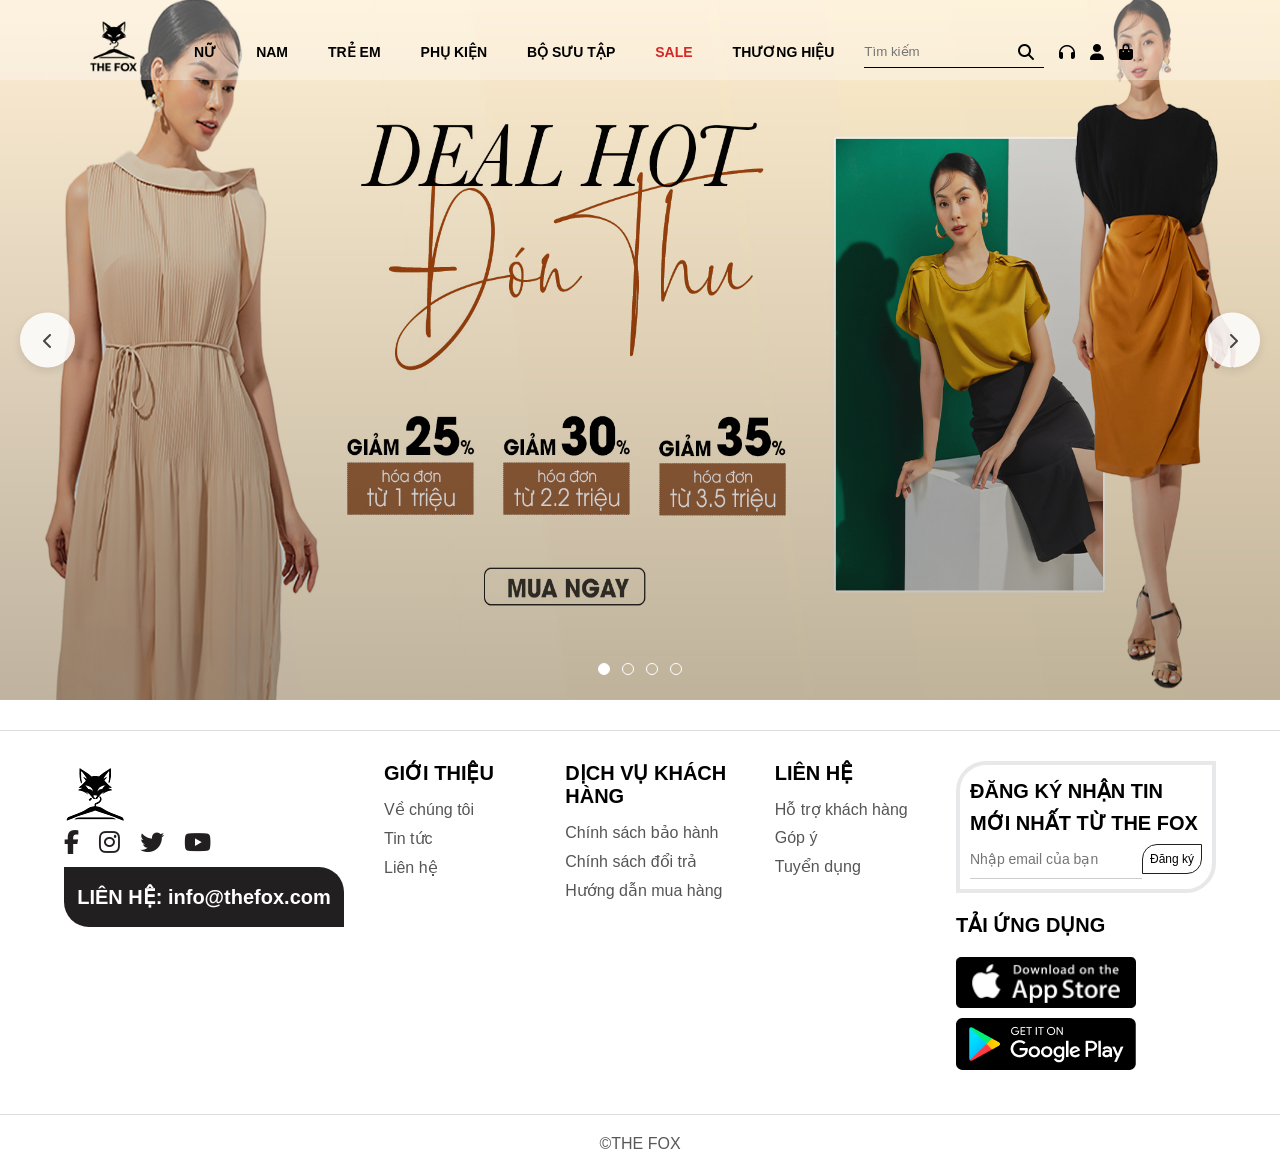
<file: GUI/Html/index.html>
<!DOCTYPE html>
<html lang="en">
<head>

    <meta charset="UTF-8">
    <meta name="viewport" content="width=device-width, initial-scale=1.0">

    <link rel="icon" type="image/x-icon" href="../Images/fashion.ico">
    <link rel="stylesheet"
    href="https://cdnjs.cloudflare.com/ajax/libs/font-awesome/6.5.1/css/all.min.css">
    <!--=========================CSS==========================-->

    <link rel="stylesheet" href="../Css/mainstyle.css">
    <link rel="stylesheet" href="../Css/header.css">
    <link rel="stylesheet" href="../Css/footer.css">
    <link rel="stylesheet" href="../Css/gobal.css">

    <title>The Fox</title>
</head>

<body>
<!--=========================HEADER==========================-->
<header id="header">
    <div class="container">
        <!-- LOGO -->
        <div class="header-logo">
            <a href="#">
                <img
                src="../Images/icon.png"
                alt="The Fox Logo"
                class="logo">
            </a>
        </div>
        <!--=========================NAVBAR==========================-->
        <nav class="navbar">
            <ul class="menu">

                <!-- WOMEN -->
                <li class="menu-items">
                    <a href="#">NỮ</a>
                    <div class="mega-menu">
                        <div class="mega-col">
                            <h4><a href="#">ALL ITEMS</a></h4>
                            <ul>
                                <li><a href="#">NEW ARRIVALS</a></li>
                                <li><a href="#">SALE | CHỈ CÓ TẠI ONLINE</a></li>
                            </ul>
                        </div>
                        <div class="mega-col">
                            <h4><a href="#">ÁO</a></h4>
                            <ul>
                                <li><a href="#">Áo thun</a></li>
                                <li><a href="#">Áo sơ mi</a></li>
                                <li><a href="#">Áo croptop</a></li>
                                <li><a href="#">Áo len</a></li>
                                <li><a href="#">Đồ lót</a></li>
                            </ul>
                        </div>
                        <div class="mega-col">
                            <h4><a href="#">QUẦN</a></h4>
                            <ul>
                                <li><a href="#">Quần jean</a></li>
                                <li><a href="#">Quần tây</a></li>
                                <li><a href="#">Quần short</a></li>
                                <li><a href="#">Quần legging</a></li>
                                <li><a href="#">Jumpsuit</a></li>
                            </ul>
                        </div>
                        <div class="mega-col">
                            <h4><a href="#">ĐẦM</a></h4>

                            <ul>
                                <li><a href="#">Đầm thun</a></li>
                                <li><a href="#">Áo dài</a></li>
                                <li><a href="#">Đầm dạ hội</a></li>
                                <li><a href="#">Đầm công sở</a></li>
                                <li><a href="#">Chân váy</a></li>
                            </ul>
                        </div>
                    </div>
                </li>
                <!-- MEN -->
                <li class="menu-items">
                    <a href="#">NAM</a>
                    <div class = "mega-menu">
                        <div class="mega-col">
                            <h4><a href = "#">ALL ITEMS</a></h4>
                        <ul>
                            <li><a href = "#">NEW ARRIVALS</a></li>
                        </ul>
                        </div>
                        <div class="mega-col">
                            <h4> <a href = "#">ÁO</a></h4>
                            <ul>
                                <li><a href = "#">Áo thun</a></li>
                                <li><a href = "#">Áo sơ mi</a></li>
                                <li><a href = "#">Áo polo</a></li>
                                <li><a href = "#">Áo len</a></li>
                                <li><a href = "#">Đồ lót</a></li>
                            </ul>
                        </div>
                        <div class="mega-col">
                            <h4> <a href = "#">QUẦN</a></h4>
                            <ul>
                                <li><a href = "#">Quần jean</a></li>
                                <li><a href = "#">Quần tây</a></li>
                                <li><a href = "#">Quần short</a></li>                      
                            </ul>
                        </div>
                    </div>
                </li>
                <!-- CHILDREN -->

                <li class="menu-items">
                    <a href="#">TRẺ EM</a>
                    <div class = "mega-menu">
                        <div class="mega-col">
                            <h4><a href = "#">ALL ITEMS</a></h4>
                        <ul>
                            <li><a href = "#">NEW ARRIVALS</a></li>
                        </ul>
                        </div>
                        <div class="mega-col">
                            <h4> <a href = "#">ÁO</a></h4>
                            <ul>
                                <li><a href = "#">Áo thun</a></li>
                                <li><a href = "#">Áo sơ mi</a></li>
                                <li><a href = "#">Áo polo</a></li>
                                <li><a href = "#">Áo len</a></li>
                                <li><a href = "#">Đồ lót</a></li>
                            </ul>
                        </div>
                        <div class="mega-col">
                            <h4> <a href = "#">QUẦN</a></h4>
                            <ul>
                                <li><a href = "#">Quần jean</a></li>
                                <li><a href = "#">Quần tây</a></li>
                                <li><a href = "#">Quần short</a></li>                    
                            </ul>
                        </div>
                    </div>
                </li>
                <!-- ACCESSORIES -->

                <li class="menu-items">
                    <a href="#">PHỤ KIỆN</a>
                    <div class = "mega-menu">
                        <div class="mega-col">
                            <h4><a href = "#">ALL ITEMS</a></h4>
                        <ul>
                            <li><a href = "#">NEW ARRIVALS</a></li>
                        </ul>
                        </div>
                        <div class="mega-col">
                            <h4> <a href = "#">VÒNG TAY</a></h4>
                            <ul>
                                <li><a href = "#">Vòng tay bạc</a></li>
                                <li><a href = "#">Vòng tay vàng</a></li>
                                <li><a href = "#">Vòng tay đá</a></li>                   
                            </ul>
                        </div>
                        <div class="mega-col">
                            <h4> <a href = "#">DÂY CHUYỀN</a></h4>
                            <ul>
                                <li><a href = "#">Dây chuyền bạc</a></li>
                                <li><a href = "#">Dây chuyền vàng</a></li>
                                <li><a href = "#">Dây chuyền đá</a></li>                   
                            </ul>
                        </div>
                        <div class="mega-col">
                            <h4><a href = "#">NHẪN</a></h4>
                            <ul>
                                <li><a href = "#">Nhẫn bạc</a></li>
                                <li><a href = "#">Nhẫn vàng</a></li>
                                <li><a href = "#">Nhẫn đá</a></li>                   
                            </ul>
                        </div>
                    </div>
                </li>
                <!-- COLLECTION -->

                <li class="menu-items">
                    <a href="#">BỘ SƯU TẬP</a>
                    <div class = "mega-menu">
                        <div class="mega-col">
                            <h4> <a href = "#">BỘ SƯU TẬP MỚI</a></h4>
                            <ul>
                                <li><a href = "#">Bộ sưu tập Xuân Hè 2026</a></li>
                                <li><a href = "#">Bộ sưu tập Thu Đông 2026</a></li>                    
                            </ul>
                        </div>
                    </div>
                </li>
                <!-- SALE -->

                <li class="sale-menu">
                    <a href="#">SALE</a>
                    <div class = "mega-menu">
                        <div class="mega-col">
                            <h4><a href="#">OUTLET đồ NỮ từ 159k</a></h4>
                            <h4><a href="#">OUTLET đồ NAM từ 159k</a></h4>
                            <h4><a href="#">OUTLET đồ TRẺ EM từ 159k</a></h4>
                            <h4><a href="#">OUTLET PHỤ KIỆN từ 159k</a></h4>
                        </div>
                    </div>           
                </li>
                <!-- BRAND -->

                <li class="menu-items">
                    <a href="#">THƯƠNG HIỆU</a>
                    <div class = "mega-menu">
                        <div class="mega-col">
                            <h4><a href="#">THE FOX</a></h4>
                            <h4><a href="#">THE FOX KIDS</a></h4>
                        </div>
                    </div>
                </li>
            </ul>
        </nav>
        <!--=========================HEADER ACTION==========================-->
        <div class="header-action">
            <!-- SEARCH -->
            <div class="search-box">
                <input type="text" placeholder="Tìm kiếm">
                <i class="fas fa-search"></i>
            </div>
            <a class="fa fa-headphones" href="#"></a>
            <a class="fa fa-user" href="#"></a>
            <a class="fa fa-shopping-bag" href="#"></a>
        </div>
    </div>
</header>
<!--=========================MAIN==========================-->
<main class="site-main">

    <!-- HOME BANNER -->

    <section class="home-banner">

        <!-- SLIDER -->

        <div class="banner-item">
            <img src="../Images/slide1.jpg" alt="Items 1">
            <img src="../Images/slide2.jpg" alt="Items 2">
            <img src="../Images/slide3.jpg" alt="Items 3">
            <img src="../Images/Sale.png" alt="Items 4">
        </div>
        <!-- BUTTON -->

        <button class="banner-prev"><i class="fas fa-chevron-left"></i></button>
        <button class="banner-next"><i class="fas fa-chevron-right"></i></button>

        <!-- DOTS -->

        <div class="banner-dots">
            <span class="banner-dot active"></span>
            <span class="banner-dot"></span>
            <span class="banner-dot"></span>
            <span class="banner-dot"></span>
        </div>
    </section>
</main>
<!--=========================FOOTER==========================-->
<div class="site-bottom">
    <div id="footer">
    <div class="container">
        <div class="footer-wrapper">
            <div class="footer-col">
                <!--LOGO-->
                <div class="footer-logo">
                <img src="../Images/fashion.ico" alt="The Fox Logo">
                </div>
                <!--SOCIAL MEDIA-->
                <div class="footer-social">
                    <a href="#"><i class="fab fa-facebook-f"></i></a>
                    <a href="#"><i class="fab fa-instagram"></i></a>
                    <a href="#"><i class="fab fa-twitter"></i></a>
                    <a href="#"><i class="fab fa-youtube"></i></a>
                </div>
                <!--CONTACT-->
                <div class="footer-contact">
                    <p>LIÊN HỆ: <a href="mailto:info@thefox.com">info@thefox.com</a></p>
                </div>
            </div>
            <div class="footer-col">
                <h4>GIỚI THIỆU</h4>
                <ul>
                    <li><a href="#">Về chúng tôi</a></li>
                    <li><a href="#">Tin tức</a></li>
                    <li><a href="#">Liên hệ</a></li>
                </ul>
            </div>
            <div class="footer-col">
                <h4>DỊCH VỤ KHÁCH HÀNG</h4>
                <ul>
                    <li><a href="#">Chính sách bảo hành</a></li>
                    <li><a href="#">Chính sách đổi trả</a></li>
                    <li><a href="#">Hướng dẫn mua hàng</a></li>
                </ul>
            </div>
            <div class="footer-col">
                <h4>LIÊN HỆ</h4>
                <ul>
                    <li><a href="#">Hỗ trợ khách hàng</a></li>
                    <li><a href="#">Góp ý</a></li>
                    <li><a href="#">Tuyển dụng</a></li>
                </ul>
            </div>
            <div class="footer-col">
                <!--NEW-->
                <div class="footer-new">
                <h3>ĐĂNG KÝ NHẬN TIN MỚI NHẤT TỪ THE FOX</h3>
                    <form action="#" method="post">
                        <input type="email" placeholder="Nhập email của bạn" required>
                        <button type="submit">Đăng ký</button>
                    </form>
                </div>
                <!--Dowload-->
                <div class="footer-download">
                    <div class="footer-download-app">
                        <h4>TẢI ỨNG DỤNG</h4>
                        <a href="#"><img src="../Images/appstore.png" alt="App Store"></a>
                        <a href="#"><img src="../Images/googleplay.png" alt="Google Play"></a>
                    </div>
                </div>   
            </div>
        </div>
    </div>
    </div>
</div>
<footer id="footer-bottom">
    <div class="copy-right">
        <p>©THE FOX</p>
    </div>
</footer>
</body>

<script src="../JS/silder.js"></script>
<script src="../JS/scroll.js"></script>
</html>
</file>
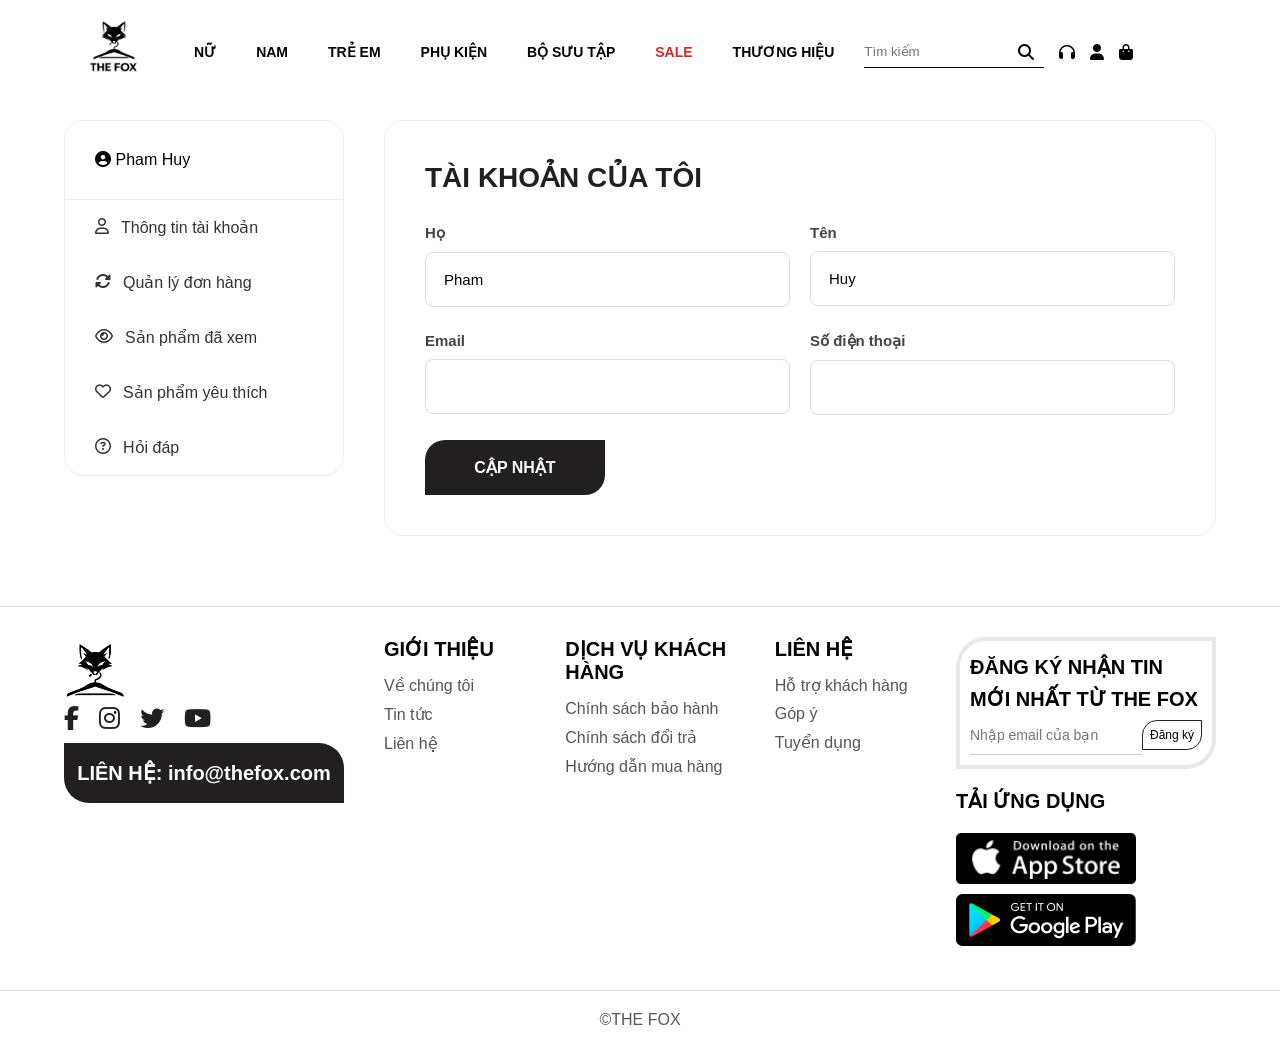
<file: GUI/Html/account.html>
<!DOCTYPE html>
<html lang="en">
<head>

    <meta charset="UTF-8">
    <meta name="viewport" content="width=device-width, initial-scale=1.0">

    <link rel="icon" type="image/x-icon" href="../Images/fashion.ico">
    <link rel="stylesheet"
    href="https://cdnjs.cloudflare.com/ajax/libs/font-awesome/6.5.1/css/all.min.css">
    <!--=========================CSS==========================-->

    <link rel="stylesheet" href="../Css/accountSidebar.css">
    <link rel="stylesheet" href="../Css/account.css">
    <link rel="stylesheet" href="../Css/header.css">
    <link rel="stylesheet" href="../Css/footer.css">
    <link rel="stylesheet" href="../Css/gobal.css">

    <title>The Fox</title>
</head>

<body>
<!--=========================HEADER==========================-->
<header id="header">
    <div class="container">
        <!-- LOGO -->
        <div class="header-logo">
            <a href="#">
                <img
                src="../Images/icon.png"
                alt="The Fox Logo"
                class="logo">
            </a>
        </div>
        <!--=========================NAVBAR==========================-->
        <nav class="navbar">
            <ul class="menu">

                <!-- WOMEN -->
                <li class="menu-items">
                    <a href="#">NỮ</a>
                    <div class="mega-menu">
                        <div class="mega-col">
                            <h4><a href="#">ALL ITEMS</a></h4>
                            <ul>
                                <li><a href="#">NEW ARRIVALS</a></li>
                                <li><a href="#">SALE | CHỈ CÓ TẠI ONLINE</a></li>
                            </ul>
                        </div>
                        <div class="mega-col">
                            <h4><a href="#">ÁO</a></h4>
                            <ul>
                                <li><a href="#">Áo thun</a></li>
                                <li><a href="#">Áo sơ mi</a></li>
                                <li><a href="#">Áo croptop</a></li>
                                <li><a href="#">Áo len</a></li>
                                <li><a href="#">Đồ lót</a></li>
                            </ul>
                        </div>
                        <div class="mega-col">
                            <h4><a href="#">QUẦN</a></h4>
                            <ul>
                                <li><a href="#">Quần jean</a></li>
                                <li><a href="#">Quần tây</a></li>
                                <li><a href="#">Quần short</a></li>
                                <li><a href="#">Quần legging</a></li>
                                <li><a href="#">Jumpsuit</a></li>
                            </ul>
                        </div>
                        <div class="mega-col">
                            <h4><a href="#">ĐẦM</a></h4>

                            <ul>
                                <li><a href="#">Đầm thun</a></li>
                                <li><a href="#">Áo dài</a></li>
                                <li><a href="#">Đầm dạ hội</a></li>
                                <li><a href="#">Đầm công sở</a></li>
                                <li><a href="#">Chân váy</a></li>
                            </ul>
                        </div>
                    </div>
                </li>
                <!-- MEN -->
                <li class="menu-items">
                    <a href="#">NAM</a>
                    <div class = "mega-menu">
                        <div class="mega-col">
                            <h4><a href = "#">ALL ITEMS</a></h4>
                        <ul>
                            <li><a href = "#">NEW ARRIVALS</a></li>
                        </ul>
                        </div>
                        <div class="mega-col">
                            <h4> <a href = "#">ÁO</a></h4>
                            <ul>
                                <li><a href = "#">Áo thun</a></li>
                                <li><a href = "#">Áo sơ mi</a></li>
                                <li><a href = "#">Áo polo</a></li>
                                <li><a href = "#">Áo len</a></li>
                                <li><a href = "#">Đồ lót</a></li>
                            </ul>
                        </div>
                        <div class="mega-col">
                            <h4> <a href = "#">QUẦN</a></h4>
                            <ul>
                                <li><a href = "#">Quần jean</a></li>
                                <li><a href = "#">Quần tây</a></li>
                                <li><a href = "#">Quần short</a></li>                      
                            </ul>
                        </div>
                    </div>
                </li>
                <!-- CHILDREN -->

                <li class="menu-items">
                    <a href="#">TRẺ EM</a>
                    <div class = "mega-menu">
                        <div class="mega-col">
                            <h4><a href = "#">ALL ITEMS</a></h4>
                        <ul>
                            <li><a href = "#">NEW ARRIVALS</a></li>
                        </ul>
                        </div>
                        <div class="mega-col">
                            <h4> <a href = "#">ÁO</a></h4>
                            <ul>
                                <li><a href = "#">Áo thun</a></li>
                                <li><a href = "#">Áo sơ mi</a></li>
                                <li><a href = "#">Áo polo</a></li>
                                <li><a href = "#">Áo len</a></li>
                                <li><a href = "#">Đồ lót</a></li>
                            </ul>
                        </div>
                        <div class="mega-col">
                            <h4> <a href = "#">QUẦN</a></h4>
                            <ul>
                                <li><a href = "#">Quần jean</a></li>
                                <li><a href = "#">Quần tây</a></li>
                                <li><a href = "#">Quần short</a></li>                    
                            </ul>
                        </div>
                    </div>
                </li>
                <!-- ACCESSORIES -->

                <li class="menu-items">
                    <a href="#">PHỤ KIỆN</a>
                    <div class = "mega-menu">
                        <div class="mega-col">
                            <h4><a href = "#">ALL ITEMS</a></h4>
                        <ul>
                            <li><a href = "#">NEW ARRIVALS</a></li>
                        </ul>
                        </div>
                        <div class="mega-col">
                            <h4> <a href = "#">VÒNG TAY</a></h4>
                            <ul>
                                <li><a href = "#">Vòng tay bạc</a></li>
                                <li><a href = "#">Vòng tay vàng</a></li>
                                <li><a href = "#">Vòng tay đá</a></li>                   
                            </ul>
                        </div>
                        <div class="mega-col">
                            <h4> <a href = "#">DÂY CHUYỀN</a></h4>
                            <ul>
                                <li><a href = "#">Dây chuyền bạc</a></li>
                                <li><a href = "#">Dây chuyền vàng</a></li>
                                <li><a href = "#">Dây chuyền đá</a></li>                   
                            </ul>
                        </div>
                        <div class="mega-col">
                            <h4><a href = "#">NHẪN</a></h4>
                            <ul>
                                <li><a href = "#">Nhẫn bạc</a></li>
                                <li><a href = "#">Nhẫn vàng</a></li>
                                <li><a href = "#">Nhẫn đá</a></li>                   
                            </ul>
                        </div>
                    </div>
                </li>
                <!-- COLLECTION -->

                <li class="menu-items">
                    <a href="#">BỘ SƯU TẬP</a>
                    <div class = "mega-menu">
                        <div class="mega-col">
                            <h4> <a href = "#">BỘ SƯU TẬP MỚI</a></h4>
                            <ul>
                                <li><a href = "#">Bộ sưu tập Xuân Hè 2026</a></li>
                                <li><a href = "#">Bộ sưu tập Thu Đông 2026</a></li>                    
                            </ul>
                        </div>
                    </div>
                </li>
                <!-- SALE -->

                <li class="sale-menu">
                    <a href="#">SALE</a>
                    <div class = "mega-menu">
                        <div class="mega-col">
                            <h4><a href="#">OUTLET đồ NỮ từ 159k</a></h4>
                            <h4><a href="#">OUTLET đồ NAM từ 159k</a></h4>
                            <h4><a href="#">OUTLET đồ TRẺ EM từ 159k</a></h4>
                            <h4><a href="#">OUTLET PHỤ KIỆN từ 159k</a></h4>
                        </div>
                    </div>           
                </li>
                <!-- BRAND -->

                <li class="menu-items">
                    <a href="#">THƯƠNG HIỆU</a>
                    <div class = "mega-menu">
                        <div class="mega-col">
                            <h4><a href="#">THE FOX</a></h4>
                            <h4><a href="#">THE FOX KIDS</a></h4>
                        </div>
                    </div>
                </li>
            </ul>
        </nav>
        <!--=========================HEADER ACTION==========================-->
        <div class="header-action">
            <!-- SEARCH -->
            <div class="search-box">
                <input type="text" placeholder="Tìm kiếm">
                <i class="fas fa-search"></i>
            </div>
            <a class="fa fa-headphones" href="#"></a>
            <a class="fa fa-user" href="#"></a>
            <a class="fa fa-shopping-bag" href="#"></a>
        </div>
    </div>
</header>

<!--=========================Account==========================-->
<section class="account">
    <div class="container">
        <div class="account-wrapper">

            <div class="account-sidebar">
                <div class="account-user">
                    <i class="fa-solid fa-circle-user"></i>
                    <span>Pham Huy</span>
                </div>
                <ul>
                    <li>
                        <a href="account.html">
                            <i class="fa-regular fa-user"></i>
                            Thông tin tài khoản
                        </a>
                    </li>
                    <li>
                        <a href="orders.html">
                            <i class="fa-solid fa-rotate"></i>
                            Quản lý đơn hàng
                        </a>
                    </li>
                    <li>
                        <a href="viewed.html">
                            <i class="fa-regular fa-eye"></i>
                            Sản phẩm đã xem
                        </a>
                    </li>
                    <li>
                        <a href="wishlist.html">
                            <i class="fa-regular fa-heart"></i>
                            Sản phẩm yêu thích
                        </a>
                    </li>
                    <li>
                        <a href="faq.html">
                            <i class="fa-regular fa-circle-question"></i>
                            Hỏi đáp
                        </a>
                    </li>
                </ul>
            </div>

            <div class="account-content">
                <h2>TÀI KHOẢN CỦA TÔI</h2>
                <div class="profile-form">

                    <div class="form-row">

                        <div class="form-group">
                            <label>Họ</label>
                            <input type="text" value="Pham">
                        </div>

                        <div class="form-group">
                            <label>Tên</label>
                            <input type="text" value="Huy">
                        </div>

                    </div>

                    <div class="form-row">

                        <div class="form-group">
                            <label>Email</label>
                            <input type="email">
                        </div>

                        <div class="form-group">
                            <label>Số điện thoại</label>
                            <input type="text">
                        </div>

                    </div>

                    <button class="primary-btn">
                        CẬP NHẬT
                    </button>

                </div>

            </div>
        </div>
    </div>
</section>
<!--=========================FOOTER==========================-->
<div class="site-bottom">
    <div id="footer">
    <div class="container">
        <div class="footer-wrapper">
            <div class="footer-col">
                <!--LOGO-->
                <div class="footer-logo">
                <img src="../Images/fashion.ico" alt="The Fox Logo">
                </div>
                <!--SOCIAL MEDIA-->
                <div class="footer-social">
                    <a href="#"><i class="fab fa-facebook-f"></i></a>
                    <a href="#"><i class="fab fa-instagram"></i></a>
                    <a href="#"><i class="fab fa-twitter"></i></a>
                    <a href="#"><i class="fab fa-youtube"></i></a>
                </div>
                <!--CONTACT-->
                <div class="footer-contact">
                    <p>LIÊN HỆ: <a href="mailto:info@thefox.com">info@thefox.com</a></p>
                </div>
            </div>
            <div class="footer-col">
                <h4>GIỚI THIỆU</h4>
                <ul>
                    <li><a href="#">Về chúng tôi</a></li>
                    <li><a href="#">Tin tức</a></li>
                    <li><a href="#">Liên hệ</a></li>
                </ul>
            </div>
            <div class="footer-col">
                <h4>DỊCH VỤ KHÁCH HÀNG</h4>
                <ul>
                    <li><a href="#">Chính sách bảo hành</a></li>
                    <li><a href="#">Chính sách đổi trả</a></li>
                    <li><a href="#">Hướng dẫn mua hàng</a></li>
                </ul>
            </div>
            <div class="footer-col">
                <h4>LIÊN HỆ</h4>
                <ul>
                    <li><a href="#">Hỗ trợ khách hàng</a></li>
                    <li><a href="#">Góp ý</a></li>
                    <li><a href="#">Tuyển dụng</a></li>
                </ul>
            </div>
            <div class="footer-col">
                <!--NEW-->
                <div class="footer-new">
                <h3>ĐĂNG KÝ NHẬN TIN MỚI NHẤT TỪ THE FOX</h3>
                    <form action="#" method="post">
                        <input type="email" placeholder="Nhập email của bạn" required>
                        <button type="submit">Đăng ký</button>
                    </form>
                </div>
                <!--Dowload-->
                <div class="footer-download">
                    <div class="footer-download-app">
                        <h4>TẢI ỨNG DỤNG</h4>
                        <a href="#"><img src="../Images/appstore.png" alt="App Store"></a>
                        <a href="#"><img src="../Images/googleplay.png" alt="Google Play"></a>
                    </div>
                </div>   
            </div>
        </div>
    </div>
    </div>
</div>
<footer id="footer-bottom">
    <div class="copy-right">
        <p>©THE FOX</p>
    </div>
</footer>
</body>

<script src="../JS/scroll.js"></script>

</html>
</file>
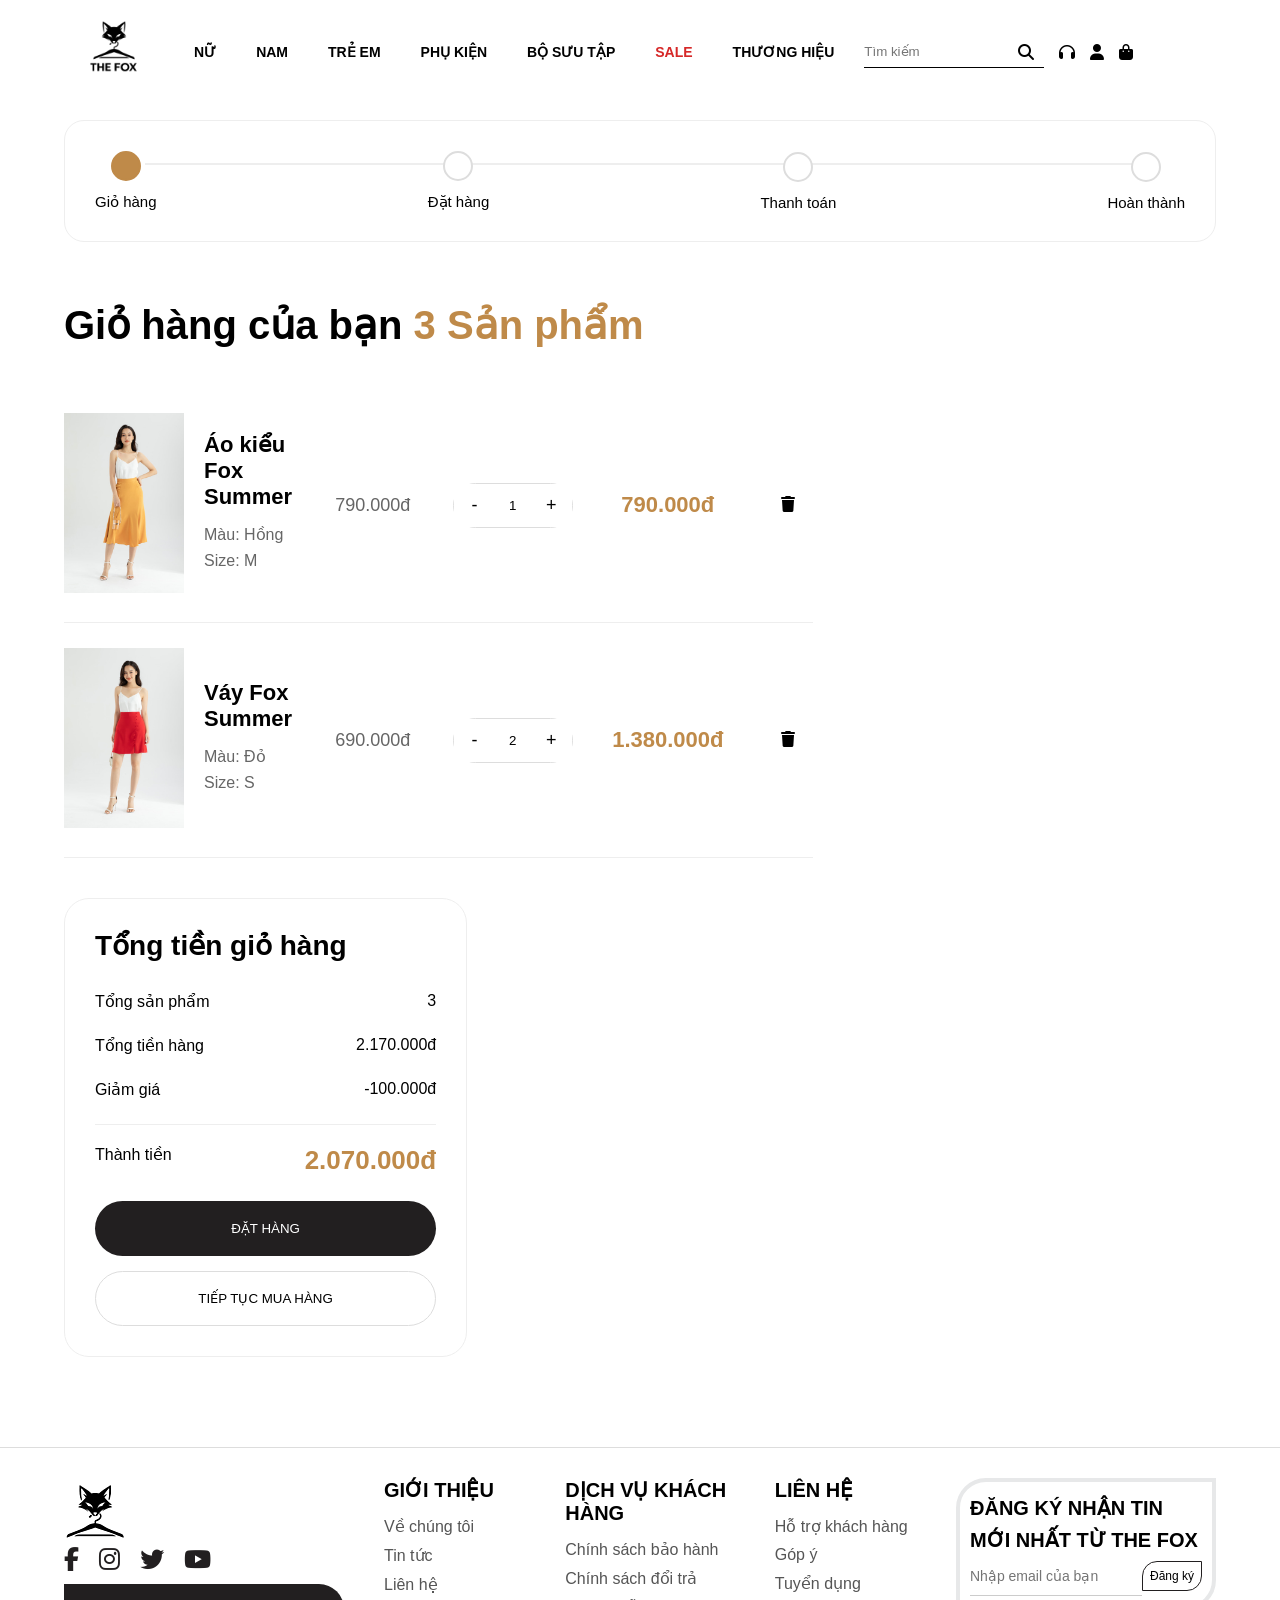
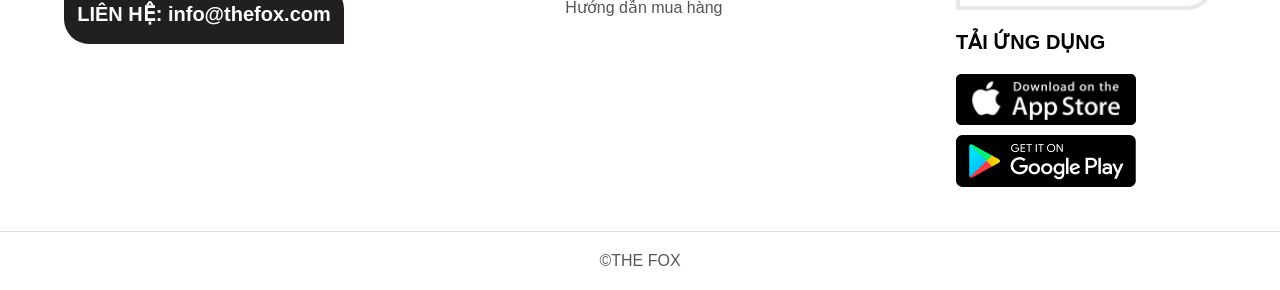
<file: GUI/Html/cart.html>
<!DOCTYPE html>
<html lang="en">
<head>

    <meta charset="UTF-8">
    <meta name="viewport" content="width=device-width, initial-scale=1.0">

    <link rel="icon" type="image/x-icon" href="../Images/fashion.ico">
    <link rel="stylesheet"
    href="https://cdnjs.cloudflare.com/ajax/libs/font-awesome/6.5.1/css/all.min.css">
    <!--=========================CSS==========================-->

    <link rel="stylesheet" href="../Css/cart.css">
    <link rel="stylesheet" href="../Css/header.css">
    <link rel="stylesheet" href="../Css/footer.css">
    <link rel="stylesheet" href="../Css/gobal.css">

    <title>The Fox</title>
</head>

<body>
<!--=========================HEADER==========================-->
<header id="header">
    <div class="container">
        <!-- LOGO -->
        <div class="header-logo">
            <a href="#">
                <img
                src="../Images/icon.png"
                alt="The Fox Logo"
                class="logo">
            </a>
        </div>
        <!--=========================
        NAVBAR
        ==========================-->
        <nav class="navbar">
            <ul class="menu">

                <!-- WOMEN -->
                <li class="menu-items">
                    <a href="#">NỮ</a>
                    <div class="mega-menu">
                        <div class="mega-col">
                            <h4><a href="#">ALL ITEMS</a></h4>
                            <ul>
                                <li><a href="#">NEW ARRIVALS</a></li>
                                <li><a href="#">SALE | CHỈ CÓ TẠI ONLINE</a></li>
                            </ul>
                        </div>
                        <div class="mega-col">
                            <h4><a href="#">ÁO</a></h4>
                            <ul>
                                <li><a href="#">Áo thun</a></li>
                                <li><a href="#">Áo sơ mi</a></li>
                                <li><a href="#">Áo croptop</a></li>
                                <li><a href="#">Áo len</a></li>
                                <li><a href="#">Đồ lót</a></li>
                            </ul>
                        </div>
                        <div class="mega-col">
                            <h4><a href="#">QUẦN</a></h4>
                            <ul>
                                <li><a href="#">Quần jean</a></li>
                                <li><a href="#">Quần tây</a></li>
                                <li><a href="#">Quần short</a></li>
                                <li><a href="#">Quần legging</a></li>
                                <li><a href="#">Jumpsuit</a></li>
                            </ul>
                        </div>
                        <div class="mega-col">
                            <h4><a href="#">ĐẦM</a></h4>

                            <ul>
                                <li><a href="#">Đầm thun</a></li>
                                <li><a href="#">Áo dài</a></li>
                                <li><a href="#">Đầm dạ hội</a></li>
                                <li><a href="#">Đầm công sở</a></li>
                                <li><a href="#">Chân váy</a></li>
                            </ul>
                        </div>
                    </div>
                </li>
                <!-- MEN -->
                <li class="menu-items">
                    <a href="#">NAM</a>
                    <div class = "mega-menu">
                        <div class="mega-col">
                            <h4><a href = "#">ALL ITEMS</a></h4>
                        <ul>
                            <li><a href = "#">NEW ARRIVALS</a></li>
                        </ul>
                        </div>
                        <div class="mega-col">
                            <h4> <a href = "#">ÁO</a></h4>
                            <ul>
                                <li><a href = "#">Áo thun</a></li>
                                <li><a href = "#">Áo sơ mi</a></li>
                                <li><a href = "#">Áo polo</a></li>
                                <li><a href = "#">Áo len</a></li>
                                <li><a href = "#">Đồ lót</a></li>
                            </ul>
                        </div>
                        <div class="mega-col">
                            <h4> <a href = "#">QUẦN</a></h4>
                            <ul>
                                <li><a href = "#">Quần jean</a></li>
                                <li><a href = "#">Quần tây</a></li>
                                <li><a href = "#">Quần short</a></li>                      
                            </ul>
                        </div>
                    </div>
                </li>
                <!-- CHILDREN -->

                <li class="menu-items">
                    <a href="#">TRẺ EM</a>
                    <div class = "mega-menu">
                        <div class="mega-col">
                            <h4><a href = "#">ALL ITEMS</a></h4>
                        <ul>
                            <li><a href = "#">NEW ARRIVALS</a></li>
                        </ul>
                        </div>
                        <div class="mega-col">
                            <h4> <a href = "#">ÁO</a></h4>
                            <ul>
                                <li><a href = "#">Áo thun</a></li>
                                <li><a href = "#">Áo sơ mi</a></li>
                                <li><a href = "#">Áo polo</a></li>
                                <li><a href = "#">Áo len</a></li>
                                <li><a href = "#">Đồ lót</a></li>
                            </ul>
                        </div>
                        <div class="mega-col">
                            <h4> <a href = "#">QUẦN</a></h4>
                            <ul>
                                <li><a href = "#">Quần jean</a></li>
                                <li><a href = "#">Quần tây</a></li>
                                <li><a href = "#">Quần short</a></li>                    
                            </ul>
                        </div>
                    </div>
                </li>
                <!-- ACCESSORIES -->

                <li class="menu-items">
                    <a href="#">PHỤ KIỆN</a>
                    <div class = "mega-menu">
                        <div class="mega-col">
                            <h4><a href = "#">ALL ITEMS</a></h4>
                        <ul>
                            <li><a href = "#">NEW ARRIVALS</a></li>
                        </ul>
                        </div>
                        <div class="mega-col">
                            <h4> <a href = "#">VÒNG TAY</a></h4>
                            <ul>
                                <li><a href = "#">Vòng tay bạc</a></li>
                                <li><a href = "#">Vòng tay vàng</a></li>
                                <li><a href = "#">Vòng tay đá</a></li>                   
                            </ul>
                        </div>
                        <div class="mega-col">
                            <h4> <a href = "#">DÂY CHUYỀN</a></h4>
                            <ul>
                                <li><a href = "#">Dây chuyền bạc</a></li>
                                <li><a href = "#">Dây chuyền vàng</a></li>
                                <li><a href = "#">Dây chuyền đá</a></li>                   
                            </ul>
                        </div>
                        <div class="mega-col">
                            <h4><a href = "#">NHẪN</a></h4>
                            <ul>
                                <li><a href = "#">Nhẫn bạc</a></li>
                                <li><a href = "#">Nhẫn vàng</a></li>
                                <li><a href = "#">Nhẫn đá</a></li>                   
                            </ul>
                        </div>
                    </div>
                </li>
                <!-- COLLECTION -->

                <li class="menu-items">
                    <a href="#">BỘ SƯU TẬP</a>
                    <div class = "mega-menu">
                        <div class="mega-col">
                            <h4> <a href = "#">BỘ SƯU TẬP MỚI</a></h4>
                            <ul>
                                <li><a href = "#">Bộ sưu tập Xuân Hè 2026</a></li>
                                <li><a href = "#">Bộ sưu tập Thu Đông 2026</a></li>                    
                            </ul>
                        </div>
                    </div>
                </li>
                <!-- SALE -->

                <li class="sale-menu">
                    <a href="#">SALE</a>
                    <div class = "mega-menu">
                        <div class="mega-col">
                            <h4><a href="#">OUTLET đồ NỮ từ 159k</a></h4>
                            <h4><a href="#">OUTLET đồ NAM từ 159k</a></h4>
                            <h4><a href="#">OUTLET đồ TRẺ EM từ 159k</a></h4>
                            <h4><a href="#">OUTLET PHỤ KIỆN từ 159k</a></h4>
                        </div>
                    </div>           
                </li>
                <!-- BRAND -->

                <li class="menu-items">
                    <a href="#">THƯƠNG HIỆU</a>
                    <div class = "mega-menu">
                        <div class="mega-col">
                            <h4><a href="#">THE FOX</a></h4>
                            <h4><a href="#">THE FOX KIDS</a></h4>
                        </div>
                    </div>
                </li>
            </ul>
        </nav>
        <!--=========================HEADER ACTION==========================-->
        <div class="header-action">
            <!-- SEARCH -->
            <div class="search-box">
                <input type="text" placeholder="Tìm kiếm">
                <i class="fas fa-search"></i>
            </div>
            <a class="fa fa-headphones" href="#"></a>
            <a class="fa fa-user" href="#"></a>
            <a class="fa fa-shopping-bag" href="#"></a>
        </div>
    </div>
</header>
<!--=========================CART PAGE==========================-->
<section class="cart">
    <div class="container">
        <div class="cart-process">
            <div class="cart-process-item active">
                <span></span>
                <p>Giỏ hàng</p>
            </div>
            <div class="cart-process-item">
                <span></span>
                <p>Đặt hàng</p>
            </div>
            <div class="cart-process-item">
                <span></span>
                <p>Thanh toán</p>
            </div>
            <div class="cart-process-item">
                <span></span>
                <p>Hoàn thành</p>
            </div>
        </div>
        <!--TITLE-->
        <div class="cart-title">
            <h1>
                Giỏ hàng của bạn
                <span>3 Sản phẩm</span>
            </h1>
        </div>

        <!--CONTENT-->
        <div class="cart-content row">
            <div class="cart-left">
                <!-- ITEM -->
                <div class="cart-item">
                    <div class="cart-item-image">
                        <img src="../Images/sp1.jpg"alt="Product">
                    </div>
                    <div class="cart-item-info">
                        <h3>Áo kiểu Fox Summer</h3>
                        <p>
                            Màu: Hồng
                        </p>
                        <p>
                            Size: M
                        </p>
                    </div>
                    <div class="cart-item-price">
                        <p>
                            790.000đ
                        </p>
                    </div>
                    <div class="cart-item-quantity">
                        <button>-</button>
                        <input type="text" value="1">
                        <button>+</button>
                    </div>
                    <div class="cart-item-total">
                        <p>
                            790.000đ
                        </p>
                    </div>
                    <div class="cart-item-delete">
                        <i class="fas fa-trash"> </i>
                    </div>
                </div>

                <!-- ITEM -->
                <div class="cart-item">
                    <div class="cart-item-image">
                        <img src="../Images/sp2.jpg" alt="Product">
                    </div>
                    <div class="cart-item-info">
                        <h3> Váy Fox Summer </h3>
                        <p>
                            Màu: Đỏ
                        </p>
                        <p>
                            Size: S
                        </p>
                    </div>
                    <div class="cart-item-price">
                        <p>
                            690.000đ
                        </p>
                    </div>
                    <div class="cart-item-quantity">
                        <button>-</button>
                        <input type="text" value="2">
                        <button>+</button>
                    </div>
                    <div class="cart-item-total">
                        <p>
                            1.380.000đ
                        </p>
                    </div>
                    <div class="cart-item-delete">
                        <i class="fas fa-trash"></i>
                    </div>
                </div>
            </div>
            <!--=========================RIGHT==========================-->

            <div class="cart-right">
                <div class="cart-summary">
                    <h2>Tổng tiền giỏ hàng</h2>
                    <div class="cart-summary-item">
                        <p>
                            Tổng sản phẩm
                        </p>
                        <span>3</span>
                    </div>
                    <div class="cart-summary-item">
                        <p>
                            Tổng tiền hàng
                        </p>
                        <span>
                            2.170.000đ
                        </span>
                    </div>
                    <div class="cart-summary-item">
                        <p>
                            Giảm giá
                        </p>
                        <span>
                            -100.000đ
                        </span>
                    </div>
                    <div class="cart-summary-item total">
                        <p>
                            Thành tiền
                        </p>
                        <span>
                            2.070.000đ
                        </span>
                    </div>
                    <button class="cart-order">
                        ĐẶT HÀNG
                    </button>
                    <button class="continue-shopping">
                        TIẾP TỤC MUA HÀNG
                    </button>
                </div>
            </div>
        </div>
    </div>
</section>

<!--=========================FOOTER==========================-->
<div class="site-bottom">
    <div id="footer">
    <div class="container">
        <div class="footer-wrapper">
            <div class="footer-col">
                <!--LOGO-->
                <div class="footer-logo">
                <img src="../Images/fashion.ico" alt="The Fox Logo">
                </div>
                <!--SOCIAL MEDIA-->
                <div class="footer-social">
                    <a href="#"><i class="fab fa-facebook-f"></i></a>
                    <a href="#"><i class="fab fa-instagram"></i></a>
                    <a href="#"><i class="fab fa-twitter"></i></a>
                    <a href="#"><i class="fab fa-youtube"></i></a>
                </div>
                <!--CONTACT-->
                <div class="footer-contact">
                    <p>LIÊN HỆ: <a href="mailto:info@thefox.com">info@thefox.com</a></p>
                </div>
            </div>
            <div class="footer-col">
                <h4>GIỚI THIỆU</h4>
                <ul>
                    <li><a href="#">Về chúng tôi</a></li>
                    <li><a href="#">Tin tức</a></li>
                    <li><a href="#">Liên hệ</a></li>
                </ul>
            </div>
            <div class="footer-col">
                <h4>DỊCH VỤ KHÁCH HÀNG</h4>
                <ul>
                    <li><a href="#">Chính sách bảo hành</a></li>
                    <li><a href="#">Chính sách đổi trả</a></li>
                    <li><a href="#">Hướng dẫn mua hàng</a></li>
                </ul>
            </div>
            <div class="footer-col">
                <h4>LIÊN HỆ</h4>
                <ul>
                    <li><a href="#">Hỗ trợ khách hàng</a></li>
                    <li><a href="#">Góp ý</a></li>
                    <li><a href="#">Tuyển dụng</a></li>
                </ul>
            </div>
            <div class="footer-col">
                <!--NEW-->
                <div class="footer-new">
                <h3>ĐĂNG KÝ NHẬN TIN MỚI NHẤT TỪ THE FOX</h3>
                    <form action="#" method="post">
                        <input type="email" placeholder="Nhập email của bạn" required>
                        <button type="submit">Đăng ký</button>
                    </form>
                </div>
                <!--Dowload-->
                <div class="footer-download">
                    <div class="footer-download-app">
                        <h4>TẢI ỨNG DỤNG</h4>
                        <a href="#"><img src="../Images/appstore.png" alt="App Store"></a>
                        <a href="#"><img src="../Images/googleplay.png" alt="Google Play"></a>
                    </div>
                </div>   
            </div>
        </div>
    </div>
    </div>
</div>
<footer id="footer-bottom">
    <div class="copy-right">
        <p>©THE FOX</p>
    </div>
</footer>
</body>

<script src="../JS/cart.js"></script>
<script src="../JS/scroll.js"></script>

</html>
</file>
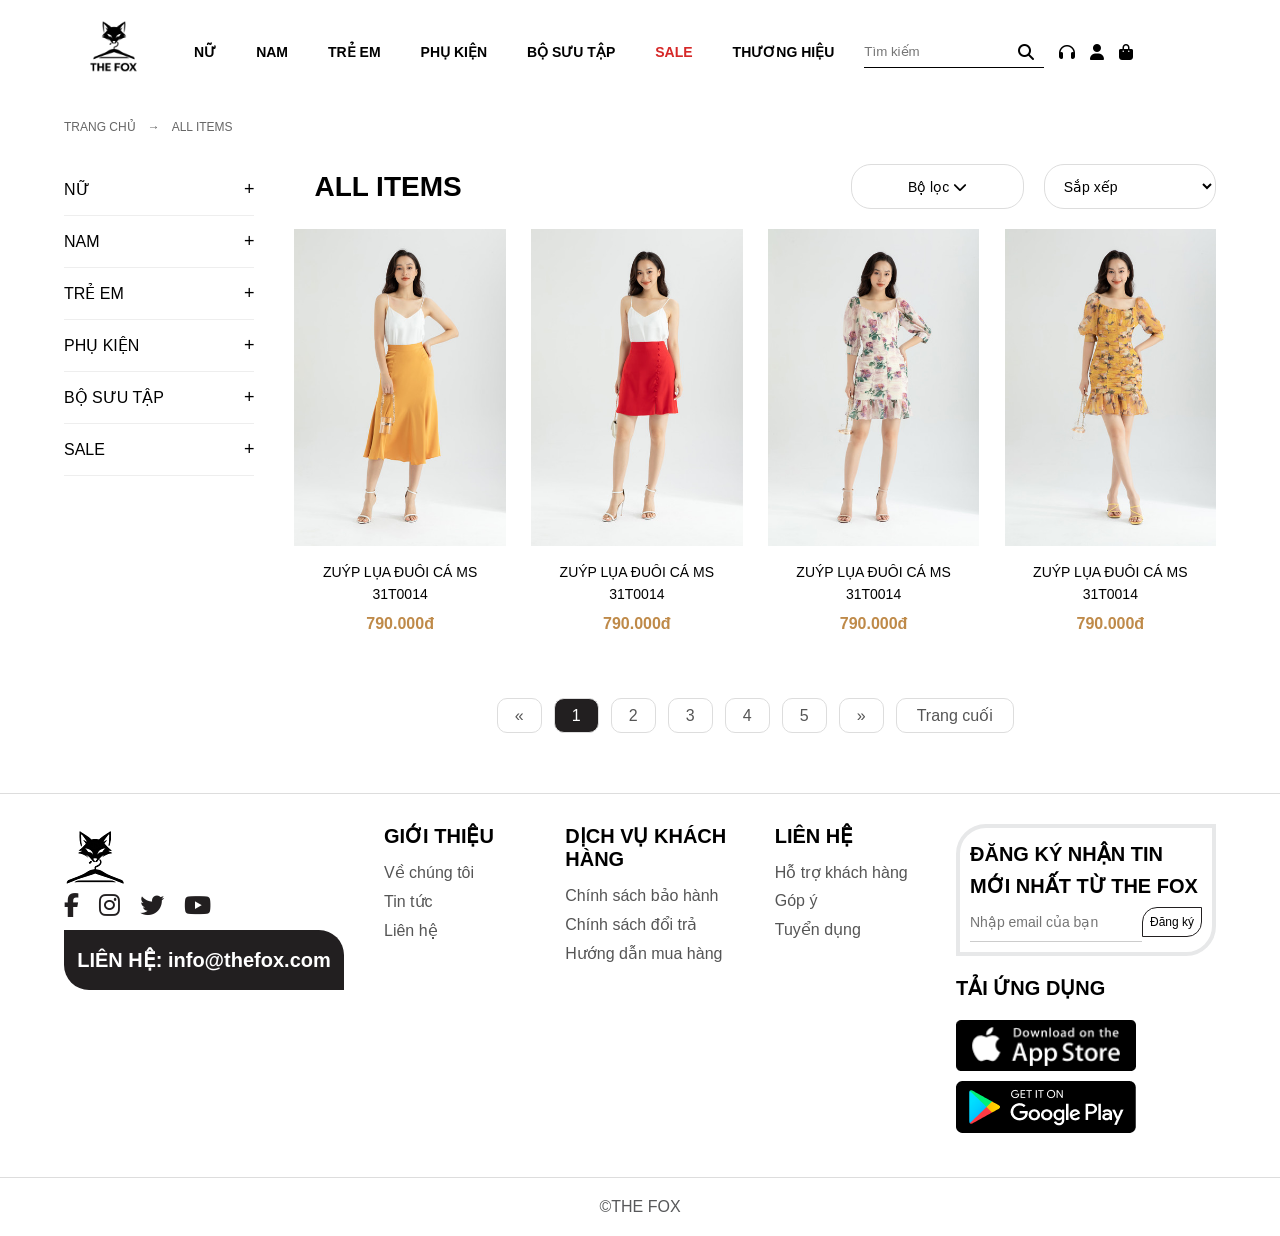
<file: GUI/Html/cartegory.html>
<!DOCTYPE html>
<html lang="en">
<head>

    <meta charset="UTF-8">
    <meta name="viewport" content="width=device-width, initial-scale=1.0">

    <link rel="icon" type="image/x-icon" href="../Images/fashion.ico">
    <link rel="stylesheet"
    href="https://cdnjs.cloudflare.com/ajax/libs/font-awesome/6.5.1/css/all.min.css">
    <!--=========================CSS==========================-->

    <link rel="stylesheet" href="../Css/cartegory.css">
    <link rel="stylesheet" href="../Css/header.css">
    <link rel="stylesheet" href="../Css/footer.css">
    <link rel="stylesheet" href="../Css/gobal.css">

    <title>The Fox</title>
</head>

<body>
<!--=========================HEADER==========================-->
<header id="header">
    <div class="container">
        <!-- LOGO -->
        <div class="header-logo">
            <a href="#">
                <img
                src="../Images/icon.png"
                alt="The Fox Logo"
                class="logo">
            </a>
        </div>
        <!--=========================NAVBAR==========================-->
        <nav class="navbar">
            <ul class="menu">

                <!-- WOMEN -->
                <li class="menu-items">
                    <a href="#">NỮ</a>
                    <div class="mega-menu">
                        <div class="mega-col">
                            <h4><a href="#">ALL ITEMS</a></h4>
                            <ul>
                                <li><a href="#">NEW ARRIVALS</a></li>
                                <li><a href="#">SALE | CHỈ CÓ TẠI ONLINE</a></li>
                            </ul>
                        </div>
                        <div class="mega-col">
                            <h4><a href="#">ÁO</a></h4>
                            <ul>
                                <li><a href="#">Áo thun</a></li>
                                <li><a href="#">Áo sơ mi</a></li>
                                <li><a href="#">Áo croptop</a></li>
                                <li><a href="#">Áo len</a></li>
                                <li><a href="#">Đồ lót</a></li>
                            </ul>
                        </div>
                        <div class="mega-col">
                            <h4><a href="#">QUẦN</a></h4>
                            <ul>
                                <li><a href="#">Quần jean</a></li>
                                <li><a href="#">Quần tây</a></li>
                                <li><a href="#">Quần short</a></li>
                                <li><a href="#">Quần legging</a></li>
                                <li><a href="#">Jumpsuit</a></li>
                            </ul>
                        </div>
                        <div class="mega-col">
                            <h4><a href="#">ĐẦM</a></h4>

                            <ul>
                                <li><a href="#">Đầm thun</a></li>
                                <li><a href="#">Áo dài</a></li>
                                <li><a href="#">Đầm dạ hội</a></li>
                                <li><a href="#">Đầm công sở</a></li>
                                <li><a href="#">Chân váy</a></li>
                            </ul>
                        </div>
                    </div>
                </li>
                <!-- MEN -->
                <li class="menu-items">
                    <a href="#">NAM</a>
                    <div class = "mega-menu">
                        <div class="mega-col">
                            <h4><a href = "#">ALL ITEMS</a></h4>
                        <ul>
                            <li><a href = "#">NEW ARRIVALS</a></li>
                        </ul>
                        </div>
                        <div class="mega-col">
                            <h4> <a href = "#">ÁO</a></h4>
                            <ul>
                                <li><a href = "#">Áo thun</a></li>
                                <li><a href = "#">Áo sơ mi</a></li>
                                <li><a href = "#">Áo polo</a></li>
                                <li><a href = "#">Áo len</a></li>
                                <li><a href = "#">Đồ lót</a></li>
                            </ul>
                        </div>
                        <div class="mega-col">
                            <h4> <a href = "#">QUẦN</a></h4>
                            <ul>
                                <li><a href = "#">Quần jean</a></li>
                                <li><a href = "#">Quần tây</a></li>
                                <li><a href = "#">Quần short</a></li>                      
                            </ul>
                        </div>
                    </div>
                </li>
                <!-- CHILDREN -->

                <li class="menu-items">
                    <a href="#">TRẺ EM</a>
                    <div class = "mega-menu">
                        <div class="mega-col">
                            <h4><a href = "#">ALL ITEMS</a></h4>
                        <ul>
                            <li><a href = "#">NEW ARRIVALS</a></li>
                        </ul>
                        </div>
                        <div class="mega-col">
                            <h4> <a href = "#">ÁO</a></h4>
                            <ul>
                                <li><a href = "#">Áo thun</a></li>
                                <li><a href = "#">Áo sơ mi</a></li>
                                <li><a href = "#">Áo polo</a></li>
                                <li><a href = "#">Áo len</a></li>
                                <li><a href = "#">Đồ lót</a></li>
                            </ul>
                        </div>
                        <div class="mega-col">
                            <h4> <a href = "#">QUẦN</a></h4>
                            <ul>
                                <li><a href = "#">Quần jean</a></li>
                                <li><a href = "#">Quần tây</a></li>
                                <li><a href = "#">Quần short</a></li>                    
                            </ul>
                        </div>
                    </div>
                </li>
                <!-- ACCESSORIES -->

                <li class="menu-items">
                    <a href="#">PHỤ KIỆN</a>
                    <div class = "mega-menu">
                        <div class="mega-col">
                            <h4><a href = "#">ALL ITEMS</a></h4>
                        <ul>
                            <li><a href = "#">NEW ARRIVALS</a></li>
                        </ul>
                        </div>
                        <div class="mega-col">
                            <h4> <a href = "#">VÒNG TAY</a></h4>
                            <ul>
                                <li><a href = "#">Vòng tay bạc</a></li>
                                <li><a href = "#">Vòng tay vàng</a></li>
                                <li><a href = "#">Vòng tay đá</a></li>                   
                            </ul>
                        </div>
                        <div class="mega-col">
                            <h4> <a href = "#">DÂY CHUYỀN</a></h4>
                            <ul>
                                <li><a href = "#">Dây chuyền bạc</a></li>
                                <li><a href = "#">Dây chuyền vàng</a></li>
                                <li><a href = "#">Dây chuyền đá</a></li>                   
                            </ul>
                        </div>
                        <div class="mega-col">
                            <h4><a href = "#">NHẪN</a></h4>
                            <ul>
                                <li><a href = "#">Nhẫn bạc</a></li>
                                <li><a href = "#">Nhẫn vàng</a></li>
                                <li><a href = "#">Nhẫn đá</a></li>                   
                            </ul>
                        </div>
                    </div>
                </li>
                <!-- COLLECTION -->

                <li class="menu-items">
                    <a href="#">BỘ SƯU TẬP</a>
                    <div class = "mega-menu">
                        <div class="mega-col">
                            <h4> <a href = "#">BỘ SƯU TẬP MỚI</a></h4>
                            <ul>
                                <li><a href = "#">Bộ sưu tập Xuân Hè 2026</a></li>
                                <li><a href = "#">Bộ sưu tập Thu Đông 2026</a></li>                    
                            </ul>
                        </div>
                    </div>
                </li>
                <!-- SALE -->

                <li class="sale-menu">
                    <a href="#">SALE</a>
                    <div class = "mega-menu">
                        <div class="mega-col">
                            <h4><a href="#">OUTLET đồ NỮ từ 159k</a></h4>
                            <h4><a href="#">OUTLET đồ NAM từ 159k</a></h4>
                            <h4><a href="#">OUTLET đồ TRẺ EM từ 159k</a></h4>
                            <h4><a href="#">OUTLET PHỤ KIỆN từ 159k</a></h4>
                        </div>
                    </div>           
                </li>
                <!-- BRAND -->

                <li class="menu-items">
                    <a href="#">THƯƠNG HIỆU</a>
                    <div class = "mega-menu">
                        <div class="mega-col">
                            <h4><a href="#">THE FOX</a></h4>
                            <h4><a href="#">THE FOX KIDS</a></h4>
                        </div>
                    </div>
                </li>
            </ul>
        </nav>
        <!--=========================HEADER ACTION==========================-->
        <div class="header-action">
            <!-- SEARCH -->
            <div class="search-box">
                <input type="text" placeholder="Tìm kiếm">
                <i class="fas fa-search"></i>
            </div>
            <a class="fa fa-headphones" href="#"></a>
            <a class="fa fa-user" href="#"></a>
            <a class="fa fa-shopping-bag" href="#"></a>
        </div>
    </div>
</header>
<!--=========================CATEGORY==========================-->
<section class="cartegory">
    <div class="container">
        <div class="cartegory-top">
            <p>TRANG CHỦ</p>
            <span>&#8594;</span>
            <p>ALL ITEMS</p>
        </div>
    </div>

    <div class="container">
        <div class="row">
            <!--=========================CATEGORY LEFT==========================-->
            <div class="cartegory-left">
                <ul>
                    <li class="cartegory-left-li">
                        <div class="cartegory-title">
                            <a href="#">NỮ</a>
                            <span>+</span>
                        </div>
                        <ul>
                            <li><a href="#">ÁO</a></li>
                            <li><a href="#">QUẦN</a></li>
                            <li><a href="#">ĐẦM</a></li>
                        </ul>
                    </li>
                    <li class="cartegory-left-li">
                        <div class="cartegory-title">
                            <a href="#">NAM</a>
                            <span>+</span>
                        </div>
                        <ul>
                            <li><a href="#">ÁO</a></li>
                            <li><a href="#">QUẦN</a></li>
                        </ul>
                    </li>
                    <li class="cartegory-left-li">
                        <div class="cartegory-title">
                            <a href="#">TRẺ EM</a>
                            <span>+</span>
                        </div>
                        <ul>
                            <li><a href="#">ÁO</a></li>
                            <li><a href="#">QUẦN</a></li>
                        </ul>
                    </li>
                    <li class="cartegory-left-li">
                        <div class="cartegory-title">
                            <a href="#">PHỤ KIỆN</a>
                            <span>+</span>
                        </div>
                        <ul>
                            <li><a href="#">VÒNG TAY</a></li>
                            <li><a href="#">DÂY CHUYỀN</a></li>
                            <li><a href="#">NHẪN</a></li>
                        </ul>
                    </li>
                    <li class="cartegory-left-li">
                        <div class="cartegory-title">
                            <a href="#">BỘ SƯU TẬP</a>
                            <span>+</span>
                        </div>
                        <ul>
                            <li><a href="#">XUÂN HÈ</a></li>
                            <li><a href="#">THU ĐÔNG</a></li>
                        </ul>
                    </li>
                    <li class="cartegory-left-li">
                        <div class="cartegory-title">
                            <a href="#">SALE</a>
                            <span>+</span>
                        </div>
                    </li>
                </ul>
            </div>

            <!--=========================
            CATEGORY RIGHT
            ==========================-->
            <div class="cartegory-right">
                <!-- TOP -->
                <div class="cartegory-right-top row">
                    <div class="cartegory-right-top-item">
                        <p>ALL ITEMS</p>
                    </div>
                    <div class="cartegory-right-top-item">
                        <button>
                            <span>Bộ lọc</span>
                            <i class="fas fa-chevron-down"></i>
                        </button>
                    </div>
                    <div class="cartegory-right-top-item">
                        <select>
                            <option>Sắp xếp</option>
                            <option>
                                Giá: Cao đến thấp
                            </option>
                            <option>
                                Giá: Thấp đến cao
                            </option>
                        </select>
                    </div>
                </div>

                <!--=========================
                PRODUCT CONTENT
                ==========================-->
                <div class="cartegory-right-content row">
                    <!-- PRODUCT 1 -->
                    <div class="cartegory-right-content-item">
                        <img
                        src="../Images/sp1.jpg"
                        alt="Product">
                        <h1>
                            ZUÝP LỤA ĐUÔI CÁ MS 31T0014
                        </h1>
                        <p>790.000đ</p>
                    </div>
                    <!-- PRODUCT 2 -->
                    <div class="cartegory-right-content-item">
                        <img
                        src="../Images/sp2.jpg"
                        alt="Product">
                        <h1>
                            ZUÝP LỤA ĐUÔI CÁ MS 31T0014
                        </h1>
                        <p>790.000đ</p>
                    </div>
                    <!-- PRODUCT 3 -->
                    <div class="cartegory-right-content-item">
                        <img
                        src="../Images/sp3.jpg"
                        alt="Product">
                        <h1>
                            ZUÝP LỤA ĐUÔI CÁ MS 31T0014
                        </h1>
                        <p>790.000đ</p>
                    </div>
                    <!-- PRODUCT 4 -->
                    <div class="cartegory-right-content-item">
                        <img
                        src="../Images/sp4.jpg"
                        alt="Product">
                        <h1>
                            ZUÝP LỤA ĐUÔI CÁ MS 31T0014
                        </h1>
                        <p>790.000đ</p>
                    </div>
                </div>
                    <div class="cartegory-right-bottom">
                        <div class="pagination">
                            <a href="#" class="page-btn">
                                &laquo;
                            </a>
                            <a href="#" class="page-btn active">1</a>
                            <a href="#" class="page-btn">2</a>
                            <a href="#" class="page-btn">3</a>
                            <a href="#" class="page-btn">4</a>
                            <a href="#" class="page-btn">5</a>
                            <a href="#" class="page-btn">&raquo;</a>
                            <a href="#" class="page-btn last">Trang cuối</a>
                        </div>
                    </div>
                </div>
            </div>
        </div>
    </div>
</section>
<!--=========================FOOTER==========================-->
<div class="site-bottom">
    <div id="footer">
    <div class="container">
        <div class="footer-wrapper">
            <div class="footer-col">
                <!--LOGO-->
                <div class="footer-logo">
                <img src="../Images/fashion.ico" alt="The Fox Logo">
                </div>
                <!--SOCIAL MEDIA-->
                <div class="footer-social">
                    <a href="#"><i class="fab fa-facebook-f"></i></a>
                    <a href="#"><i class="fab fa-instagram"></i></a>
                    <a href="#"><i class="fab fa-twitter"></i></a>
                    <a href="#"><i class="fab fa-youtube"></i></a>
                </div>
                <!--CONTACT-->
                <div class="footer-contact">
                    <p>LIÊN HỆ: <a href="mailto:info@thefox.com">info@thefox.com</a></p>
                </div>
            </div>
            <div class="footer-col">
                <h4>GIỚI THIỆU</h4>
                <ul>
                    <li><a href="#">Về chúng tôi</a></li>
                    <li><a href="#">Tin tức</a></li>
                    <li><a href="#">Liên hệ</a></li>
                </ul>
            </div>
            <div class="footer-col">
                <h4>DỊCH VỤ KHÁCH HÀNG</h4>
                <ul>
                    <li><a href="#">Chính sách bảo hành</a></li>
                    <li><a href="#">Chính sách đổi trả</a></li>
                    <li><a href="#">Hướng dẫn mua hàng</a></li>
                </ul>
            </div>
            <div class="footer-col">
                <h4>LIÊN HỆ</h4>
                <ul>
                    <li><a href="#">Hỗ trợ khách hàng</a></li>
                    <li><a href="#">Góp ý</a></li>
                    <li><a href="#">Tuyển dụng</a></li>
                </ul>
            </div>
            <div class="footer-col">
                <!--NEW-->
                <div class="footer-new">
                <h3>ĐĂNG KÝ NHẬN TIN MỚI NHẤT TỪ THE FOX</h3>
                    <form action="#" method="post">
                        <input type="email" placeholder="Nhập email của bạn" required>
                        <button type="submit">Đăng ký</button>
                    </form>
                </div>
                <!--Dowload-->
                <div class="footer-download">
                    <div class="footer-download-app">
                        <h4>TẢI ỨNG DỤNG</h4>
                        <a href="#"><img src="../Images/appstore.png" alt="App Store"></a>
                        <a href="#"><img src="../Images/googleplay.png" alt="Google Play"></a>
                    </div>
                </div>   
            </div>
        </div>
    </div>
    </div>
</div>
<footer id="footer-bottom">
    <div class="copy-right">
        <p>©THE FOX</p>
    </div>
</footer>
</body>

<script src="../JS/animation.js"></script>
<script src="../JS/scroll.js"></script>

</html>
</file>
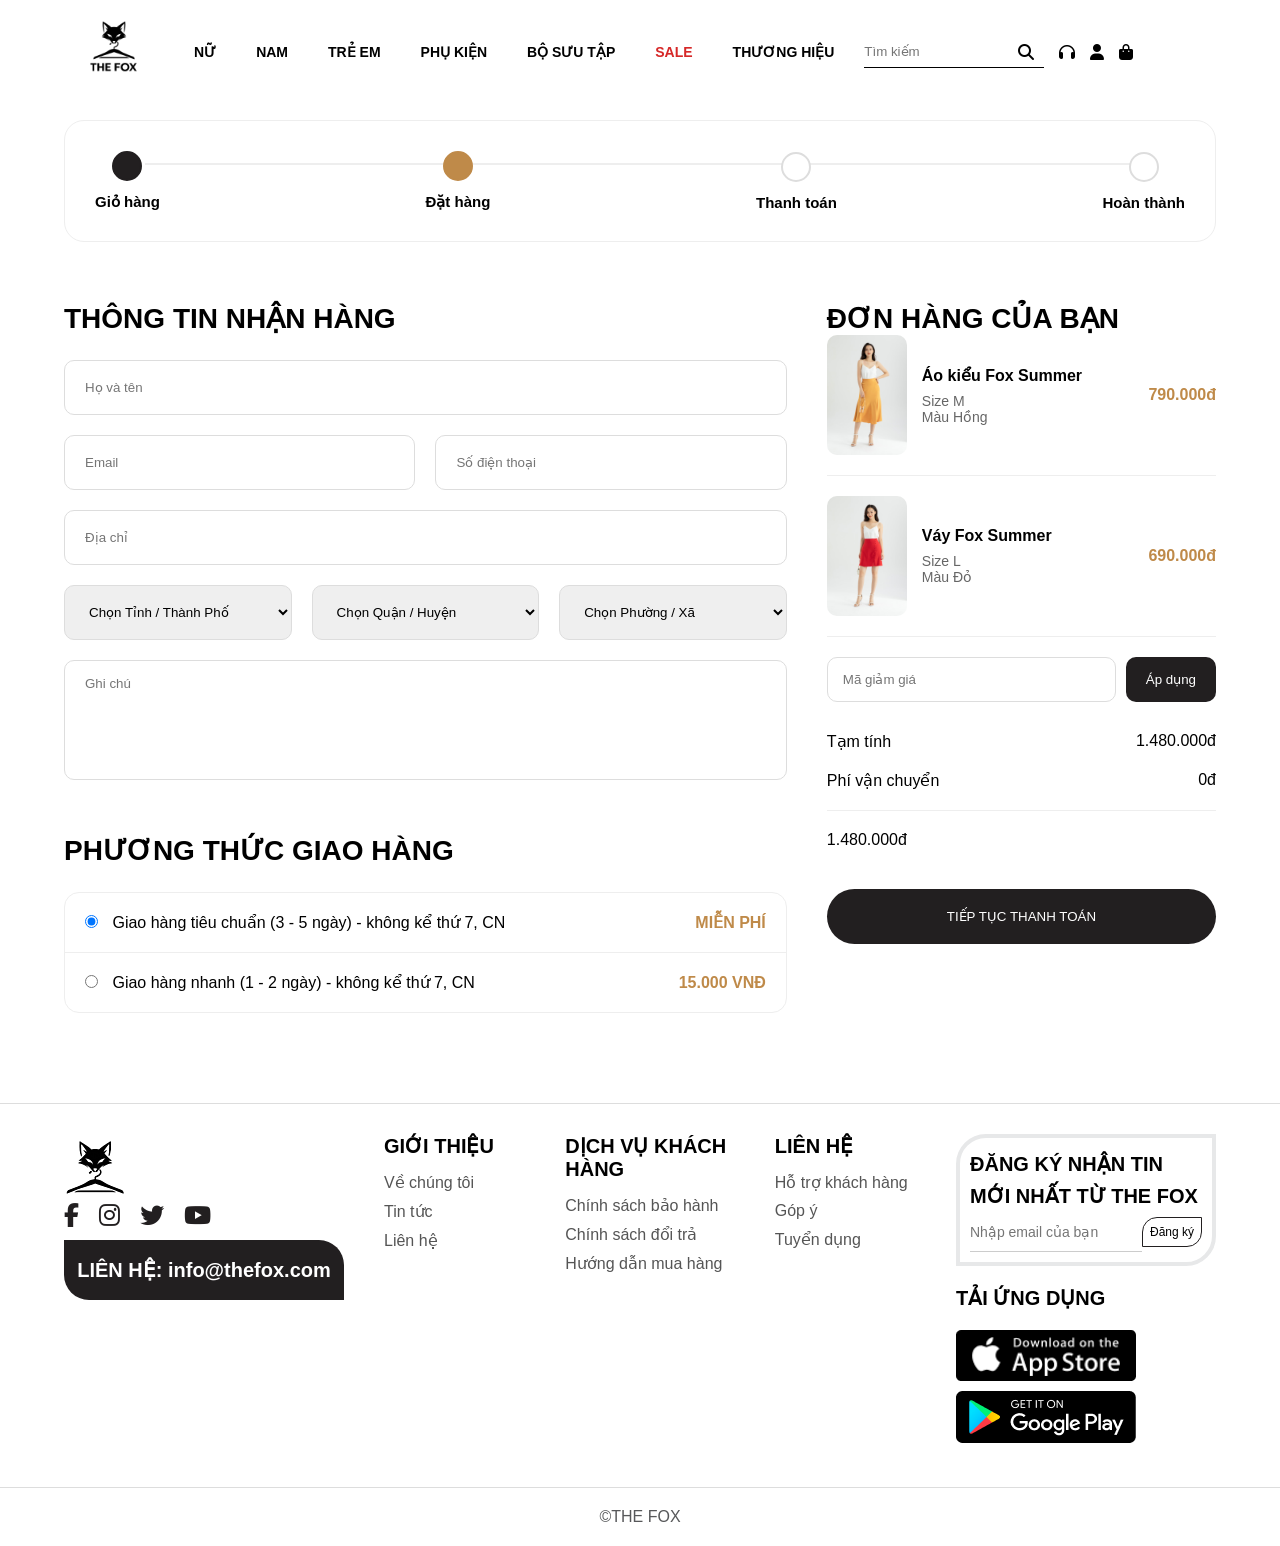
<file: GUI/Html/delivery.html>
<!DOCTYPE html>
<html lang="en">
<head>

    <meta charset="UTF-8">
    <meta name="viewport" content="width=device-width, initial-scale=1.0">

    <link rel="icon" type="image/x-icon" href="../Images/fashion.ico">
    <link rel="stylesheet"
    href="https://cdnjs.cloudflare.com/ajax/libs/font-awesome/6.5.1/css/all.min.css">
    <!--=========================CSS==========================-->

    <link rel="stylesheet" href="../Css/delivery.css">
    <link rel="stylesheet" href="../Css/header.css">
    <link rel="stylesheet" href="../Css/footer.css">
    <link rel="stylesheet" href="../Css/gobal.css">

    <title>The Fox</title>
</head>

<body>
<!--=========================HEADER==========================-->
<header id="header">
    <div class="container">
        <!-- LOGO -->
        <div class="header-logo">
            <a href="#">
                <img
                src="../Images/icon.png"
                alt="The Fox Logo"
                class="logo">
            </a>
        </div>
        <!--=========================NAVBAR==========================-->
        <nav class="navbar">
            <ul class="menu">

                <!-- WOMEN -->
                <li class="menu-items">
                    <a href="#">NỮ</a>
                    <div class="mega-menu">
                        <div class="mega-col">
                            <h4><a href="#">ALL ITEMS</a></h4>
                            <ul>
                                <li><a href="#">NEW ARRIVALS</a></li>
                                <li><a href="#">SALE | CHỈ CÓ TẠI ONLINE</a></li>
                            </ul>
                        </div>
                        <div class="mega-col">
                            <h4><a href="#">ÁO</a></h4>
                            <ul>
                                <li><a href="#">Áo thun</a></li>
                                <li><a href="#">Áo sơ mi</a></li>
                                <li><a href="#">Áo croptop</a></li>
                                <li><a href="#">Áo len</a></li>
                                <li><a href="#">Đồ lót</a></li>
                            </ul>
                        </div>
                        <div class="mega-col">
                            <h4><a href="#">QUẦN</a></h4>
                            <ul>
                                <li><a href="#">Quần jean</a></li>
                                <li><a href="#">Quần tây</a></li>
                                <li><a href="#">Quần short</a></li>
                                <li><a href="#">Quần legging</a></li>
                                <li><a href="#">Jumpsuit</a></li>
                            </ul>
                        </div>
                        <div class="mega-col">
                            <h4><a href="#">ĐẦM</a></h4>

                            <ul>
                                <li><a href="#">Đầm thun</a></li>
                                <li><a href="#">Áo dài</a></li>
                                <li><a href="#">Đầm dạ hội</a></li>
                                <li><a href="#">Đầm công sở</a></li>
                                <li><a href="#">Chân váy</a></li>
                            </ul>
                        </div>
                    </div>
                </li>
                <!-- MEN -->
                <li class="menu-items">
                    <a href="#">NAM</a>
                    <div class = "mega-menu">
                        <div class="mega-col">
                            <h4><a href = "#">ALL ITEMS</a></h4>
                        <ul>
                            <li><a href = "#">NEW ARRIVALS</a></li>
                        </ul>
                        </div>
                        <div class="mega-col">
                            <h4> <a href = "#">ÁO</a></h4>
                            <ul>
                                <li><a href = "#">Áo thun</a></li>
                                <li><a href = "#">Áo sơ mi</a></li>
                                <li><a href = "#">Áo polo</a></li>
                                <li><a href = "#">Áo len</a></li>
                                <li><a href = "#">Đồ lót</a></li>
                            </ul>
                        </div>
                        <div class="mega-col">
                            <h4> <a href = "#">QUẦN</a></h4>
                            <ul>
                                <li><a href = "#">Quần jean</a></li>
                                <li><a href = "#">Quần tây</a></li>
                                <li><a href = "#">Quần short</a></li>                      
                            </ul>
                        </div>
                    </div>
                </li>
                <!-- CHILDREN -->

                <li class="menu-items">
                    <a href="#">TRẺ EM</a>
                    <div class = "mega-menu">
                        <div class="mega-col">
                            <h4><a href = "#">ALL ITEMS</a></h4>
                        <ul>
                            <li><a href = "#">NEW ARRIVALS</a></li>
                        </ul>
                        </div>
                        <div class="mega-col">
                            <h4> <a href = "#">ÁO</a></h4>
                            <ul>
                                <li><a href = "#">Áo thun</a></li>
                                <li><a href = "#">Áo sơ mi</a></li>
                                <li><a href = "#">Áo polo</a></li>
                                <li><a href = "#">Áo len</a></li>
                                <li><a href = "#">Đồ lót</a></li>
                            </ul>
                        </div>
                        <div class="mega-col">
                            <h4> <a href = "#">QUẦN</a></h4>
                            <ul>
                                <li><a href = "#">Quần jean</a></li>
                                <li><a href = "#">Quần tây</a></li>
                                <li><a href = "#">Quần short</a></li>                    
                            </ul>
                        </div>
                    </div>
                </li>
                <!-- ACCESSORIES -->

                <li class="menu-items">
                    <a href="#">PHỤ KIỆN</a>
                    <div class = "mega-menu">
                        <div class="mega-col">
                            <h4><a href = "#">ALL ITEMS</a></h4>
                        <ul>
                            <li><a href = "#">NEW ARRIVALS</a></li>
                        </ul>
                        </div>
                        <div class="mega-col">
                            <h4> <a href = "#">VÒNG TAY</a></h4>
                            <ul>
                                <li><a href = "#">Vòng tay bạc</a></li>
                                <li><a href = "#">Vòng tay vàng</a></li>
                                <li><a href = "#">Vòng tay đá</a></li>                   
                            </ul>
                        </div>
                        <div class="mega-col">
                            <h4> <a href = "#">DÂY CHUYỀN</a></h4>
                            <ul>
                                <li><a href = "#">Dây chuyền bạc</a></li>
                                <li><a href = "#">Dây chuyền vàng</a></li>
                                <li><a href = "#">Dây chuyền đá</a></li>                   
                            </ul>
                        </div>
                        <div class="mega-col">
                            <h4><a href = "#">NHẪN</a></h4>
                            <ul>
                                <li><a href = "#">Nhẫn bạc</a></li>
                                <li><a href = "#">Nhẫn vàng</a></li>
                                <li><a href = "#">Nhẫn đá</a></li>                   
                            </ul>
                        </div>
                    </div>
                </li>
                <!-- COLLECTION -->

                <li class="menu-items">
                    <a href="#">BỘ SƯU TẬP</a>
                    <div class = "mega-menu">
                        <div class="mega-col">
                            <h4> <a href = "#">BỘ SƯU TẬP MỚI</a></h4>
                            <ul>
                                <li><a href = "#">Bộ sưu tập Xuân Hè 2026</a></li>
                                <li><a href = "#">Bộ sưu tập Thu Đông 2026</a></li>                    
                            </ul>
                        </div>
                    </div>
                </li>
                <!-- SALE -->

                <li class="sale-menu">
                    <a href="#">SALE</a>
                    <div class = "mega-menu">
                        <div class="mega-col">
                            <h4><a href="#">OUTLET đồ NỮ từ 159k</a></h4>
                            <h4><a href="#">OUTLET đồ NAM từ 159k</a></h4>
                            <h4><a href="#">OUTLET đồ TRẺ EM từ 159k</a></h4>
                            <h4><a href="#">OUTLET PHỤ KIỆN từ 159k</a></h4>
                        </div>
                    </div>           
                </li>
                <!-- BRAND -->

                <li class="menu-items">
                    <a href="#">THƯƠNG HIỆU</a>
                    <div class = "mega-menu">
                        <div class="mega-col">
                            <h4><a href="#">THE FOX</a></h4>
                            <h4><a href="#">THE FOX KIDS</a></h4>
                        </div>
                    </div>
                </li>
            </ul>
        </nav>
        <!--=========================HEADER ACTION==========================-->
        <div class="header-action">
            <!-- SEARCH -->
            <div class="search-box">
                <input type="text" placeholder="Tìm kiếm">
                <i class="fas fa-search"></i>
            </div>
            <a class="fa fa-headphones" href="#"></a>
            <a class="fa fa-user" href="#"></a>
            <a class="fa fa-shopping-bag" href="#"></a>
        </div>
    </div>
</header>
<!--=========================DELIVERY==========================-->
<section class="delivery">
    <div class="container">
        <div class="delivery-process">
            <div class="delivery-process-item completed">
                <span></span>
                <p>Giỏ hàng</p>
            </div>
            <div class="delivery-process-item active">
                <span></span>
                <p>Đặt hàng</p>
            </div>
            <div class="delivery-process-item">
                <span></span>
                <p>Thanh toán</p>
            </div>
            <div class="delivery-process-item">
                <span></span>
                <p>Hoàn thành</p>
            </div>
        </div>

        <div class="delivery-content">
            <div class="delivery-left">
                <div class="delivery-section">
                    <h2>THÔNG TIN NHẬN HÀNG</h2>
                </div>
                <div class="delivery-form">
                    <div class="form-row">
                        <input type="text" placeholder="Họ và tên">
                    </div>
                    <div class="form-row two-column">
                        <input type="email" placeholder="Email">
                        <input type="text" placeholder="Số điện thoại">
                    </div>
                    <div class="form-row">
                        <input type="text" placeholder="Địa chỉ">
                    </div>
                    <div class="form-row three-column">
                        <select>
                            <option> Chọn Tỉnh / Thành Phố</option>
                        </select>
                        <select> 
                            <option> Chọn Quận / Huyện</option>
                        </select>
                        <select>
                            <option> Chọn Phường / Xã</option>
                        </select>
                    </div>
                    <div class="form-row">
                        <textarea placeholder="Ghi chú"></textarea>
                    </div>
                </div>

                <!--==============METHOD==============-->
                <div class="delivery-section">
                    <h2>PHƯƠNG THỨC GIAO HÀNG</h2>
                </div>
                <div class="delivery-method">
                    <div class="delivery-method-item">
                        <label>
                            <input type="radio" name="delivery" checked>
                            Giao hàng tiêu chuẩn (3 - 5 ngày) - không kể thứ 7, CN
                        </label>
                        <span>MIỄN PHÍ</span>
                    </div>
                    <div class="delivery-method-item">
                        <label>
                            <input type="radio" name="delivery">
                            Giao hàng nhanh (1 - 2 ngày) - không kể thứ 7, CN
                        </label>
                        <span>15.000 VNĐ</span>
                    </div>
                </div>
            </div>

            <div class="delivery-right">
                <div class="delivery-section">
                    <h2>ĐƠN HÀNG CỦA BẠN</h2>
                    
                    <div class="delivery-product">
                        <img src="../Images/sp1.jpg" alt="Product">
                        <div class="delivery-product-info">
                            <h4>Áo kiểu Fox Summer</h4>
                            <p>Size M</p>
                            <p>Màu Hồng</p>
                        </div>
                        <span>790.000đ</span>
                    </div>

                    <div class="delivery-product">
                        <img src="../Images/sp2.jpg" alt="Product">
                        <div class="delivery-product-info">
                            <h4>Váy Fox Summer</h4>
                            <p>Size L</p>
                            <p>Màu Đỏ</p>
                        </div>
                        <span>690.000đ</span>
                    </div>
                    
                    <!-- VOUCHER-->
                    <div class="voucher-box">
                        <input type="text" placeholder="Mã giảm giá">
                        <button>Áp dụng</button>
                    </div>

                    <!-- SUM -->
                    <div class="summary-item">
                        <span>Tạm tính</span>
                        <span class="untotal">1.480.000đ</span>
                    </div>
                    <div class="summary-item">
                        <span>Phí vận chuyển</span>
                        <span class="shipping-price">Miễn phí</span>
                    </div>
                    <div class="summary-item total">
                        <span>Thành tiền</span>
                        <span class="total">1.480.000đ</span>
                    </div>

                    <!-- BUTTON -->
                    <button class="delivery-btn">TIẾP TỤC THANH TOÁN</button>
                </div>
            </div>
        </div>
    </div>
</section>
<!--=========================FOOTER==========================-->
<div class="site-bottom">
    <div id="footer">
    <div class="container">
        <div class="footer-wrapper">
            <div class="footer-col">
                <!--LOGO-->
                <div class="footer-logo">
                <img src="../Images/fashion.ico" alt="The Fox Logo">
                </div>
                <!--SOCIAL MEDIA-->
                <div class="footer-social">
                    <a href="#"><i class="fab fa-facebook-f"></i></a>
                    <a href="#"><i class="fab fa-instagram"></i></a>
                    <a href="#"><i class="fab fa-twitter"></i></a>
                    <a href="#"><i class="fab fa-youtube"></i></a>
                </div>
                <!--CONTACT-->
                <div class="footer-contact">
                    <p>LIÊN HỆ: <a href="mailto:info@thefox.com">info@thefox.com</a></p>
                </div>
            </div>
            <div class="footer-col">
                <h4>GIỚI THIỆU</h4>
                <ul>
                    <li><a href="#">Về chúng tôi</a></li>
                    <li><a href="#">Tin tức</a></li>
                    <li><a href="#">Liên hệ</a></li>
                </ul>
            </div>
            <div class="footer-col">
                <h4>DỊCH VỤ KHÁCH HÀNG</h4>
                <ul>
                    <li><a href="#">Chính sách bảo hành</a></li>
                    <li><a href="#">Chính sách đổi trả</a></li>
                    <li><a href="#">Hướng dẫn mua hàng</a></li>
                </ul>
            </div>
            <div class="footer-col">
                <h4>LIÊN HỆ</h4>
                <ul>
                    <li><a href="#">Hỗ trợ khách hàng</a></li>
                    <li><a href="#">Góp ý</a></li>
                    <li><a href="#">Tuyển dụng</a></li>
                </ul>
            </div>
            <div class="footer-col">
                <!--NEW-->
                <div class="footer-new">
                <h3>ĐĂNG KÝ NHẬN TIN MỚI NHẤT TỪ THE FOX</h3>
                    <form action="#" method="post">
                        <input type="email" placeholder="Nhập email của bạn" required>
                        <button type="submit">Đăng ký</button>
                    </form>
                </div>
                <!--Dowload-->
                <div class="footer-download">
                    <div class="footer-download-app">
                        <h4>TẢI ỨNG DỤNG</h4>
                        <a href="#"><img src="../Images/appstore.png" alt="App Store"></a>
                        <a href="#"><img src="../Images/googleplay.png" alt="Google Play"></a>
                    </div>
                </div>   
            </div>
        </div>
    </div>
    </div>
</div>
<footer id="footer-bottom">
    <div class="copy-right">
        <p>©THE FOX</p>
    </div>
</footer>
</body>

<script src="../JS/delivery.js"></script>
<script src="../JS/scroll.js"></script>

</html>
</file>
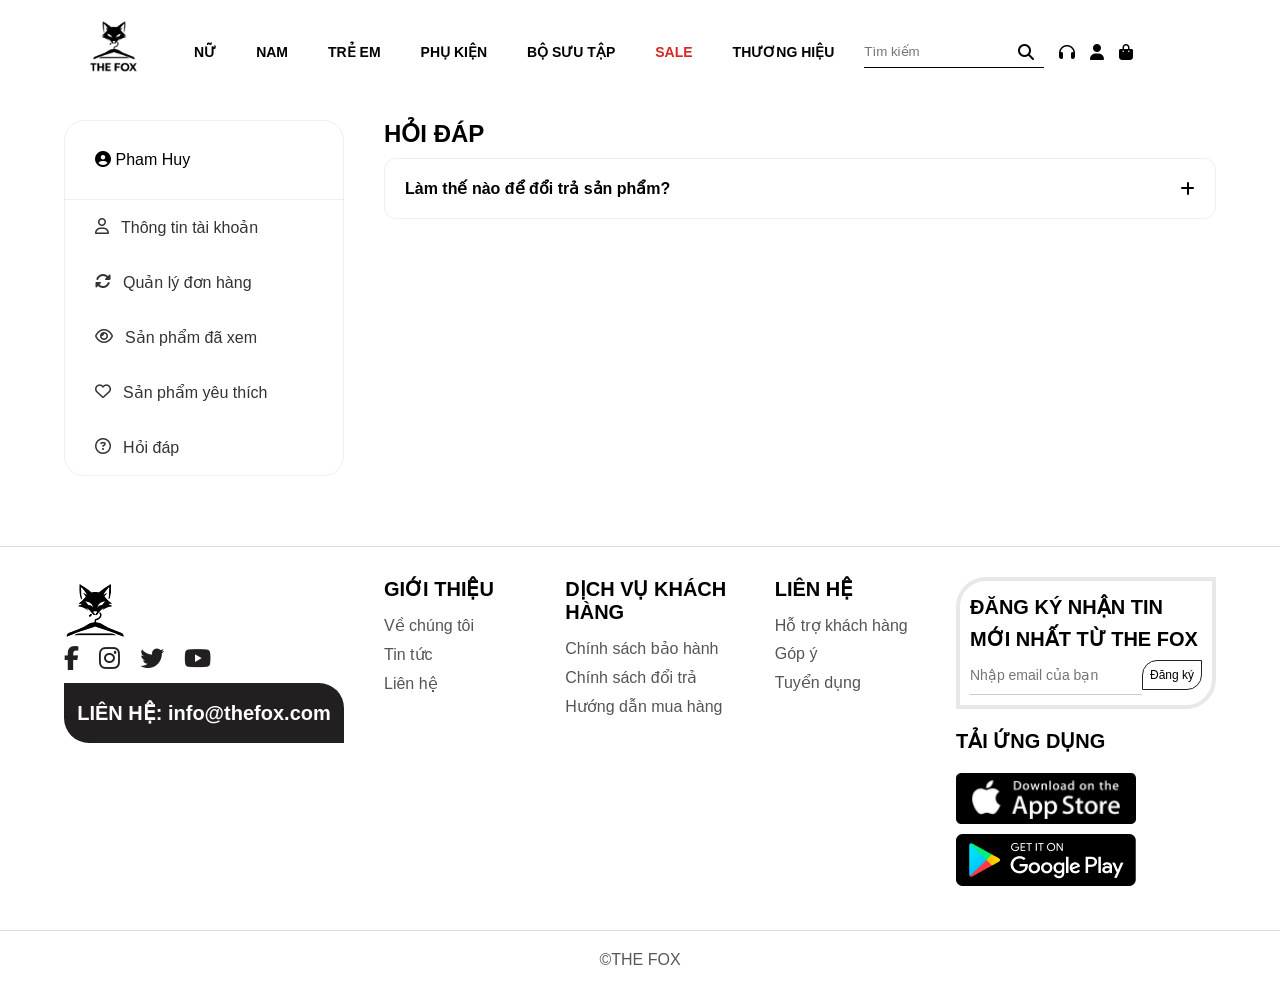
<file: GUI/Html/faq.html>
<!DOCTYPE html>
<html lang="en">
<head>

    <meta charset="UTF-8">
    <meta name="viewport" content="width=device-width, initial-scale=1.0">

    <link rel="icon" type="image/x-icon" href="../Images/fashion.ico">
    <link rel="stylesheet"
    href="https://cdnjs.cloudflare.com/ajax/libs/font-awesome/6.5.1/css/all.min.css">
    <!--=========================CSS==========================-->

    <link rel="stylesheet" href="../Css/accountSidebar.css">
    <link rel="stylesheet" href="../Css/faq.css">
    <link rel="stylesheet" href="../Css/header.css">
    <link rel="stylesheet" href="../Css/footer.css">
    <link rel="stylesheet" href="../Css/gobal.css">

    <title>The Fox</title>
</head>

<body>
<!--=========================HEADER==========================-->
<header id="header">
    <div class="container">
        <!-- LOGO -->
        <div class="header-logo">
            <a href="#">
                <img
                src="../Images/icon.png"
                alt="The Fox Logo"
                class="logo">
            </a>
        </div>
        <!--=========================NAVBAR==========================-->
        <nav class="navbar">
            <ul class="menu">

                <!-- WOMEN -->
                <li class="menu-items">
                    <a href="#">NỮ</a>
                    <div class="mega-menu">
                        <div class="mega-col">
                            <h4><a href="#">ALL ITEMS</a></h4>
                            <ul>
                                <li><a href="#">NEW ARRIVALS</a></li>
                                <li><a href="#">SALE | CHỈ CÓ TẠI ONLINE</a></li>
                            </ul>
                        </div>
                        <div class="mega-col">
                            <h4><a href="#">ÁO</a></h4>
                            <ul>
                                <li><a href="#">Áo thun</a></li>
                                <li><a href="#">Áo sơ mi</a></li>
                                <li><a href="#">Áo croptop</a></li>
                                <li><a href="#">Áo len</a></li>
                                <li><a href="#">Đồ lót</a></li>
                            </ul>
                        </div>
                        <div class="mega-col">
                            <h4><a href="#">QUẦN</a></h4>
                            <ul>
                                <li><a href="#">Quần jean</a></li>
                                <li><a href="#">Quần tây</a></li>
                                <li><a href="#">Quần short</a></li>
                                <li><a href="#">Quần legging</a></li>
                                <li><a href="#">Jumpsuit</a></li>
                            </ul>
                        </div>
                        <div class="mega-col">
                            <h4><a href="#">ĐẦM</a></h4>

                            <ul>
                                <li><a href="#">Đầm thun</a></li>
                                <li><a href="#">Áo dài</a></li>
                                <li><a href="#">Đầm dạ hội</a></li>
                                <li><a href="#">Đầm công sở</a></li>
                                <li><a href="#">Chân váy</a></li>
                            </ul>
                        </div>
                    </div>
                </li>
                <!-- MEN -->
                <li class="menu-items">
                    <a href="#">NAM</a>
                    <div class = "mega-menu">
                        <div class="mega-col">
                            <h4><a href = "#">ALL ITEMS</a></h4>
                        <ul>
                            <li><a href = "#">NEW ARRIVALS</a></li>
                        </ul>
                        </div>
                        <div class="mega-col">
                            <h4> <a href = "#">ÁO</a></h4>
                            <ul>
                                <li><a href = "#">Áo thun</a></li>
                                <li><a href = "#">Áo sơ mi</a></li>
                                <li><a href = "#">Áo polo</a></li>
                                <li><a href = "#">Áo len</a></li>
                                <li><a href = "#">Đồ lót</a></li>
                            </ul>
                        </div>
                        <div class="mega-col">
                            <h4> <a href = "#">QUẦN</a></h4>
                            <ul>
                                <li><a href = "#">Quần jean</a></li>
                                <li><a href = "#">Quần tây</a></li>
                                <li><a href = "#">Quần short</a></li>                      
                            </ul>
                        </div>
                    </div>
                </li>
                <!-- CHILDREN -->

                <li class="menu-items">
                    <a href="#">TRẺ EM</a>
                    <div class = "mega-menu">
                        <div class="mega-col">
                            <h4><a href = "#">ALL ITEMS</a></h4>
                        <ul>
                            <li><a href = "#">NEW ARRIVALS</a></li>
                        </ul>
                        </div>
                        <div class="mega-col">
                            <h4> <a href = "#">ÁO</a></h4>
                            <ul>
                                <li><a href = "#">Áo thun</a></li>
                                <li><a href = "#">Áo sơ mi</a></li>
                                <li><a href = "#">Áo polo</a></li>
                                <li><a href = "#">Áo len</a></li>
                                <li><a href = "#">Đồ lót</a></li>
                            </ul>
                        </div>
                        <div class="mega-col">
                            <h4> <a href = "#">QUẦN</a></h4>
                            <ul>
                                <li><a href = "#">Quần jean</a></li>
                                <li><a href = "#">Quần tây</a></li>
                                <li><a href = "#">Quần short</a></li>                    
                            </ul>
                        </div>
                    </div>
                </li>
                <!-- ACCESSORIES -->

                <li class="menu-items">
                    <a href="#">PHỤ KIỆN</a>
                    <div class = "mega-menu">
                        <div class="mega-col">
                            <h4><a href = "#">ALL ITEMS</a></h4>
                        <ul>
                            <li><a href = "#">NEW ARRIVALS</a></li>
                        </ul>
                        </div>
                        <div class="mega-col">
                            <h4> <a href = "#">VÒNG TAY</a></h4>
                            <ul>
                                <li><a href = "#">Vòng tay bạc</a></li>
                                <li><a href = "#">Vòng tay vàng</a></li>
                                <li><a href = "#">Vòng tay đá</a></li>                   
                            </ul>
                        </div>
                        <div class="mega-col">
                            <h4> <a href = "#">DÂY CHUYỀN</a></h4>
                            <ul>
                                <li><a href = "#">Dây chuyền bạc</a></li>
                                <li><a href = "#">Dây chuyền vàng</a></li>
                                <li><a href = "#">Dây chuyền đá</a></li>                   
                            </ul>
                        </div>
                        <div class="mega-col">
                            <h4><a href = "#">NHẪN</a></h4>
                            <ul>
                                <li><a href = "#">Nhẫn bạc</a></li>
                                <li><a href = "#">Nhẫn vàng</a></li>
                                <li><a href = "#">Nhẫn đá</a></li>                   
                            </ul>
                        </div>
                    </div>
                </li>
                <!-- COLLECTION -->

                <li class="menu-items">
                    <a href="#">BỘ SƯU TẬP</a>
                    <div class = "mega-menu">
                        <div class="mega-col">
                            <h4> <a href = "#">BỘ SƯU TẬP MỚI</a></h4>
                            <ul>
                                <li><a href = "#">Bộ sưu tập Xuân Hè 2026</a></li>
                                <li><a href = "#">Bộ sưu tập Thu Đông 2026</a></li>                    
                            </ul>
                        </div>
                    </div>
                </li>
                <!-- SALE -->

                <li class="sale-menu">
                    <a href="#">SALE</a>
                    <div class = "mega-menu">
                        <div class="mega-col">
                            <h4><a href="#">OUTLET đồ NỮ từ 159k</a></h4>
                            <h4><a href="#">OUTLET đồ NAM từ 159k</a></h4>
                            <h4><a href="#">OUTLET đồ TRẺ EM từ 159k</a></h4>
                            <h4><a href="#">OUTLET PHỤ KIỆN từ 159k</a></h4>
                        </div>
                    </div>           
                </li>
                <!-- BRAND -->

                <li class="menu-items">
                    <a href="#">THƯƠNG HIỆU</a>
                    <div class = "mega-menu">
                        <div class="mega-col">
                            <h4><a href="#">THE FOX</a></h4>
                            <h4><a href="#">THE FOX KIDS</a></h4>
                        </div>
                    </div>
                </li>
            </ul>
        </nav>
        <!--=========================HEADER ACTION==========================-->
        <div class="header-action">
            <!-- SEARCH -->
            <div class="search-box">
                <input type="text" placeholder="Tìm kiếm">
                <i class="fas fa-search"></i>
            </div>
            <a class="fa fa-headphones" href="#"></a>
            <a class="fa fa-user" href="#"></a>
            <a class="fa fa-shopping-bag" href="#"></a>
        </div>
    </div>
</header>

<!--=========================Account==========================-->
<section class="account">
    <div class="container">
        <div class="account-wrapper">

            <div class="account-sidebar">
                <div class="account-user">
                    <i class="fa-solid fa-circle-user"></i>
                    <span>Pham Huy</span>
                </div>
                <ul>
                    <li>
                        <a href="account.html">
                            <i class="fa-regular fa-user"></i>
                            Thông tin tài khoản
                        </a>
                    </li>
                    <li>
                        <a href="orders.html">
                            <i class="fa-solid fa-rotate"></i>
                            Quản lý đơn hàng
                        </a>
                    </li>
                    <li>
                        <a href="viewed.html">
                            <i class="fa-regular fa-eye"></i>
                            Sản phẩm đã xem
                        </a>
                    </li>
                    <li>
                        <a href="wishlist.html">
                            <i class="fa-regular fa-heart"></i>
                            Sản phẩm yêu thích
                        </a>
                    </li>
                    <li>
                        <a href="faq.html">
                            <i class="fa-regular fa-circle-question"></i>
                            Hỏi đáp
                        </a>
                    </li>
                </ul>
            </div>

            <div class="account-content">
                <h2>HỎI ĐÁP</h2>
                <div class="faq-list">
                    <div class="faq-item">
                        <div class="faq-question">
                            <span>Làm thế nào để đổi trả sản phẩm?</span>
                            <i class="fa-solid fa-plus"></i>
                        </div>

                        <div class="faq-answer">
                            Bạn có thể đổi trả trong vòng 30 ngày kể từ ngày nhận hàng.
                        </div>

                    </div>
                </div>
            </div>
        </div>
    </div>
</section>
<!--=========================FOOTER==========================-->
<div class="site-bottom">
    <div id="footer">
    <div class="container">
        <div class="footer-wrapper">
            <div class="footer-col">
                <!--LOGO-->
                <div class="footer-logo">
                <img src="../Images/fashion.ico" alt="The Fox Logo">
                </div>
                <!--SOCIAL MEDIA-->
                <div class="footer-social">
                    <a href="#"><i class="fab fa-facebook-f"></i></a>
                    <a href="#"><i class="fab fa-instagram"></i></a>
                    <a href="#"><i class="fab fa-twitter"></i></a>
                    <a href="#"><i class="fab fa-youtube"></i></a>
                </div>
                <!--CONTACT-->
                <div class="footer-contact">
                    <p>LIÊN HỆ: <a href="mailto:info@thefox.com">info@thefox.com</a></p>
                </div>
            </div>
            <div class="footer-col">
                <h4>GIỚI THIỆU</h4>
                <ul>
                    <li><a href="#">Về chúng tôi</a></li>
                    <li><a href="#">Tin tức</a></li>
                    <li><a href="#">Liên hệ</a></li>
                </ul>
            </div>
            <div class="footer-col">
                <h4>DỊCH VỤ KHÁCH HÀNG</h4>
                <ul>
                    <li><a href="#">Chính sách bảo hành</a></li>
                    <li><a href="#">Chính sách đổi trả</a></li>
                    <li><a href="#">Hướng dẫn mua hàng</a></li>
                </ul>
            </div>
            <div class="footer-col">
                <h4>LIÊN HỆ</h4>
                <ul>
                    <li><a href="#">Hỗ trợ khách hàng</a></li>
                    <li><a href="#">Góp ý</a></li>
                    <li><a href="#">Tuyển dụng</a></li>
                </ul>
            </div>
            <div class="footer-col">
                <!--NEW-->
                <div class="footer-new">
                <h3>ĐĂNG KÝ NHẬN TIN MỚI NHẤT TỪ THE FOX</h3>
                    <form action="#" method="post">
                        <input type="email" placeholder="Nhập email của bạn" required>
                        <button type="submit">Đăng ký</button>
                    </form>
                </div>
                <!--Dowload-->
                <div class="footer-download">
                    <div class="footer-download-app">
                        <h4>TẢI ỨNG DỤNG</h4>
                        <a href="#"><img src="../Images/appstore.png" alt="App Store"></a>
                        <a href="#"><img src="../Images/googleplay.png" alt="Google Play"></a>
                    </div>
                </div>   
            </div>
        </div>
    </div>
    </div>
</div>
<footer id="footer-bottom">
    <div class="copy-right">
        <p>©THE FOX</p>
    </div>
</footer>
</body>

<script src="../JS/scroll.js"></script>
<script src="../JS/faq.js"></script>
</html>
</file>
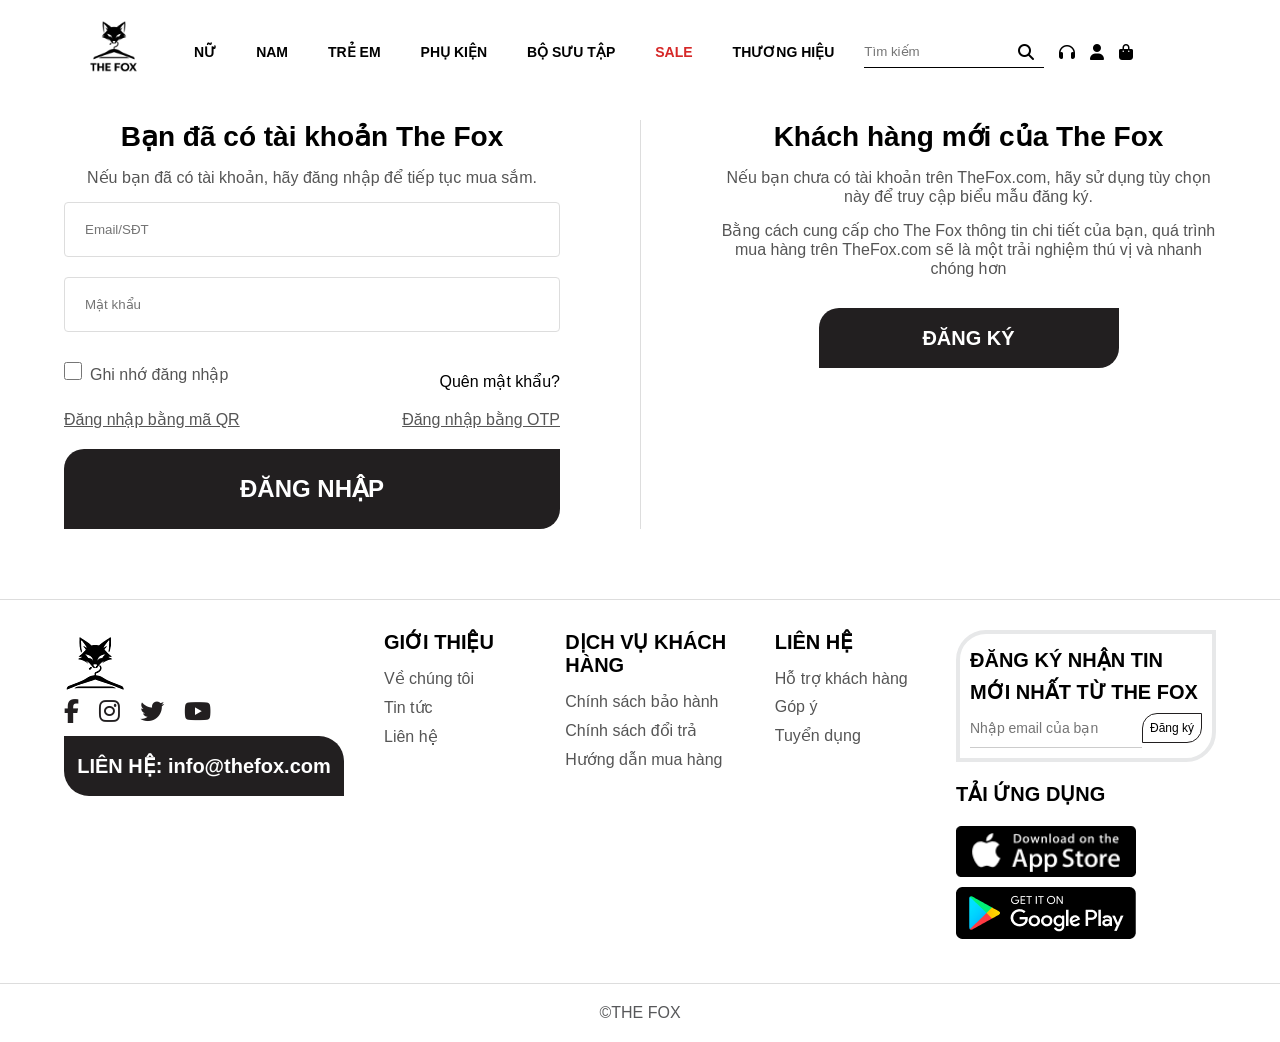
<file: GUI/Html/login.html>
<!DOCTYPE html>
<html lang="en">
<head>

    <meta charset="UTF-8">
    <meta name="viewport" content="width=device-width, initial-scale=1.0">

    <link rel="icon" type="image/x-icon" href="../Images/fashion.ico">
    <link rel="stylesheet"
    href="https://cdnjs.cloudflare.com/ajax/libs/font-awesome/6.5.1/css/all.min.css">
    <!--=========================CSS==========================-->

    <link rel="stylesheet" href="../Css/auth.css">
    <link rel="stylesheet" href="../Css/header.css">
    <link rel="stylesheet" href="../Css/footer.css">
    <link rel="stylesheet" href="../Css/gobal.css">

    <title>The Fox</title>
</head>

<body>
<!--=========================HEADER==========================-->
<header id="header">
    <div class="container">
        <!-- LOGO -->
        <div class="header-logo">
            <a href="#">
                <img
                src="../Images/icon.png"
                alt="The Fox Logo"
                class="logo">
            </a>
        </div>
        <!--=========================NAVBAR==========================-->
        <nav class="navbar">
            <ul class="menu">

                <!-- WOMEN -->
                <li class="menu-items">
                    <a href="#">NỮ</a>
                    <div class="mega-menu">
                        <div class="mega-col">
                            <h4><a href="#">ALL ITEMS</a></h4>
                            <ul>
                                <li><a href="#">NEW ARRIVALS</a></li>
                                <li><a href="#">SALE | CHỈ CÓ TẠI ONLINE</a></li>
                            </ul>
                        </div>
                        <div class="mega-col">
                            <h4><a href="#">ÁO</a></h4>
                            <ul>
                                <li><a href="#">Áo thun</a></li>
                                <li><a href="#">Áo sơ mi</a></li>
                                <li><a href="#">Áo croptop</a></li>
                                <li><a href="#">Áo len</a></li>
                                <li><a href="#">Đồ lót</a></li>
                            </ul>
                        </div>
                        <div class="mega-col">
                            <h4><a href="#">QUẦN</a></h4>
                            <ul>
                                <li><a href="#">Quần jean</a></li>
                                <li><a href="#">Quần tây</a></li>
                                <li><a href="#">Quần short</a></li>
                                <li><a href="#">Quần legging</a></li>
                                <li><a href="#">Jumpsuit</a></li>
                            </ul>
                        </div>
                        <div class="mega-col">
                            <h4><a href="#">ĐẦM</a></h4>

                            <ul>
                                <li><a href="#">Đầm thun</a></li>
                                <li><a href="#">Áo dài</a></li>
                                <li><a href="#">Đầm dạ hội</a></li>
                                <li><a href="#">Đầm công sở</a></li>
                                <li><a href="#">Chân váy</a></li>
                            </ul>
                        </div>
                    </div>
                </li>
                <!-- MEN -->
                <li class="menu-items">
                    <a href="#">NAM</a>
                    <div class = "mega-menu">
                        <div class="mega-col">
                            <h4><a href = "#">ALL ITEMS</a></h4>
                        <ul>
                            <li><a href = "#">NEW ARRIVALS</a></li>
                        </ul>
                        </div>
                        <div class="mega-col">
                            <h4> <a href = "#">ÁO</a></h4>
                            <ul>
                                <li><a href = "#">Áo thun</a></li>
                                <li><a href = "#">Áo sơ mi</a></li>
                                <li><a href = "#">Áo polo</a></li>
                                <li><a href = "#">Áo len</a></li>
                                <li><a href = "#">Đồ lót</a></li>
                            </ul>
                        </div>
                        <div class="mega-col">
                            <h4> <a href = "#">QUẦN</a></h4>
                            <ul>
                                <li><a href = "#">Quần jean</a></li>
                                <li><a href = "#">Quần tây</a></li>
                                <li><a href = "#">Quần short</a></li>                      
                            </ul>
                        </div>
                    </div>
                </li>
                <!-- CHILDREN -->

                <li class="menu-items">
                    <a href="#">TRẺ EM</a>
                    <div class = "mega-menu">
                        <div class="mega-col">
                            <h4><a href = "#">ALL ITEMS</a></h4>
                        <ul>
                            <li><a href = "#">NEW ARRIVALS</a></li>
                        </ul>
                        </div>
                        <div class="mega-col">
                            <h4> <a href = "#">ÁO</a></h4>
                            <ul>
                                <li><a href = "#">Áo thun</a></li>
                                <li><a href = "#">Áo sơ mi</a></li>
                                <li><a href = "#">Áo polo</a></li>
                                <li><a href = "#">Áo len</a></li>
                                <li><a href = "#">Đồ lót</a></li>
                            </ul>
                        </div>
                        <div class="mega-col">
                            <h4> <a href = "#">QUẦN</a></h4>
                            <ul>
                                <li><a href = "#">Quần jean</a></li>
                                <li><a href = "#">Quần tây</a></li>
                                <li><a href = "#">Quần short</a></li>                    
                            </ul>
                        </div>
                    </div>
                </li>
                <!-- ACCESSORIES -->

                <li class="menu-items">
                    <a href="#">PHỤ KIỆN</a>
                    <div class = "mega-menu">
                        <div class="mega-col">
                            <h4><a href = "#">ALL ITEMS</a></h4>
                        <ul>
                            <li><a href = "#">NEW ARRIVALS</a></li>
                        </ul>
                        </div>
                        <div class="mega-col">
                            <h4> <a href = "#">VÒNG TAY</a></h4>
                            <ul>
                                <li><a href = "#">Vòng tay bạc</a></li>
                                <li><a href = "#">Vòng tay vàng</a></li>
                                <li><a href = "#">Vòng tay đá</a></li>                   
                            </ul>
                        </div>
                        <div class="mega-col">
                            <h4> <a href = "#">DÂY CHUYỀN</a></h4>
                            <ul>
                                <li><a href = "#">Dây chuyền bạc</a></li>
                                <li><a href = "#">Dây chuyền vàng</a></li>
                                <li><a href = "#">Dây chuyền đá</a></li>                   
                            </ul>
                        </div>
                        <div class="mega-col">
                            <h4><a href = "#">NHẪN</a></h4>
                            <ul>
                                <li><a href = "#">Nhẫn bạc</a></li>
                                <li><a href = "#">Nhẫn vàng</a></li>
                                <li><a href = "#">Nhẫn đá</a></li>                   
                            </ul>
                        </div>
                    </div>
                </li>
                <!-- COLLECTION -->

                <li class="menu-items">
                    <a href="#">BỘ SƯU TẬP</a>
                    <div class = "mega-menu">
                        <div class="mega-col">
                            <h4> <a href = "#">BỘ SƯU TẬP MỚI</a></h4>
                            <ul>
                                <li><a href = "#">Bộ sưu tập Xuân Hè 2026</a></li>
                                <li><a href = "#">Bộ sưu tập Thu Đông 2026</a></li>                    
                            </ul>
                        </div>
                    </div>
                </li>
                <!-- SALE -->

                <li class="sale-menu">
                    <a href="#">SALE</a>
                    <div class = "mega-menu">
                        <div class="mega-col">
                            <h4><a href="#">OUTLET đồ NỮ từ 159k</a></h4>
                            <h4><a href="#">OUTLET đồ NAM từ 159k</a></h4>
                            <h4><a href="#">OUTLET đồ TRẺ EM từ 159k</a></h4>
                            <h4><a href="#">OUTLET PHỤ KIỆN từ 159k</a></h4>
                        </div>
                    </div>           
                </li>
                <!-- BRAND -->

                <li class="menu-items">
                    <a href="#">THƯƠNG HIỆU</a>
                    <div class = "mega-menu">
                        <div class="mega-col">
                            <h4><a href="#">THE FOX</a></h4>
                            <h4><a href="#">THE FOX KIDS</a></h4>
                        </div>
                    </div>
                </li>
            </ul>
        </nav>
        <!--=========================HEADER ACTION==========================-->
        <div class="header-action">
            <!-- SEARCH -->
            <div class="search-box">
                <input type="text" placeholder="Tìm kiếm">
                <i class="fas fa-search"></i>
            </div>
            <a class="fa fa-headphones" href="#"></a>
            <a class="fa fa-user" href="#"></a>
            <a class="fa fa-shopping-bag" href="#"></a>
        </div>
    </div>
</header>

<!--=========================LOGIN==========================-->
<section class="login">
    <div class="container">
        <div class="login-wrapper">
            <!-- LOGIN -->
            <div class="login-left">
                <h2>Bạn đã có tài khoản The Fox</h2>
                <p>
                    Nếu bạn đã có tài khoản,
                    hãy đăng nhập để tiếp tục mua sắm.
                </p>
                <form>
                    <input type="text" placeholder="Email/SĐT">
                    <input type="password" placeholder="Mật khẩu">

                    <div class="login-option">
                        <label>
                            <input type="checkbox">Ghi nhớ đăng nhập
                        </label>
                        <a href="#">Quên mật khẩu?</a>
                    </div>
                    <div class="login-method">
                        <a href="#"> Đăng nhập bằng mã QR
                        </a>
                        <a href="#"> Đăng nhập bằng OTP
                        </a>
                    </div>
                    <button>ĐĂNG NHẬP</button>
                </form>
            </div>

            <!-- REGISTER -->
            <div class="login-right">
                <h2>Khách hàng mới của The Fox</h2>
                <p>
                    Nếu bạn chưa có tài khoản trên TheFox.com, hãy sử dụng tùy chọn này để truy cập biểu mẫu đăng ký.
                </p>
                <p>
                    Bằng cách cung cấp cho The Fox thông tin chi tiết của bạn, quá trình mua hàng trên TheFox.com sẽ là một trải nghiệm thú vị và nhanh chóng hơn
                </p>
                <a href="register.html" class="register-btn">ĐĂNG KÝ</a>
            </div>
        </div>
    </div>
</section>

<!--=========================FOOTER==========================-->
<div class="site-bottom">
    <div id="footer">
    <div class="container">
        <div class="footer-wrapper">
            <div class="footer-col">
                <!--LOGO-->
                <div class="footer-logo">
                <img src="../Images/fashion.ico" alt="The Fox Logo">
                </div>
                <!--SOCIAL MEDIA-->
                <div class="footer-social">
                    <a href="#"><i class="fab fa-facebook-f"></i></a>
                    <a href="#"><i class="fab fa-instagram"></i></a>
                    <a href="#"><i class="fab fa-twitter"></i></a>
                    <a href="#"><i class="fab fa-youtube"></i></a>
                </div>
                <!--CONTACT-->
                <div class="footer-contact">
                    <p>LIÊN HỆ: <a href="mailto:info@thefox.com">info@thefox.com</a></p>
                </div>
            </div>
            <div class="footer-col">
                <h4>GIỚI THIỆU</h4>
                <ul>
                    <li><a href="#">Về chúng tôi</a></li>
                    <li><a href="#">Tin tức</a></li>
                    <li><a href="#">Liên hệ</a></li>
                </ul>
            </div>
            <div class="footer-col">
                <h4>DỊCH VỤ KHÁCH HÀNG</h4>
                <ul>
                    <li><a href="#">Chính sách bảo hành</a></li>
                    <li><a href="#">Chính sách đổi trả</a></li>
                    <li><a href="#">Hướng dẫn mua hàng</a></li>
                </ul>
            </div>
            <div class="footer-col">
                <h4>LIÊN HỆ</h4>
                <ul>
                    <li><a href="#">Hỗ trợ khách hàng</a></li>
                    <li><a href="#">Góp ý</a></li>
                    <li><a href="#">Tuyển dụng</a></li>
                </ul>
            </div>
            <div class="footer-col">
                <!--NEW-->
                <div class="footer-new">
                <h3>ĐĂNG KÝ NHẬN TIN MỚI NHẤT TỪ THE FOX</h3>
                    <form action="#" method="post">
                        <input type="email" placeholder="Nhập email của bạn" required>
                        <button type="submit">Đăng ký</button>
                    </form>
                </div>
                <!--Dowload-->
                <div class="footer-download">
                    <div class="footer-download-app">
                        <h4>TẢI ỨNG DỤNG</h4>
                        <a href="#"><img src="../Images/appstore.png" alt="App Store"></a>
                        <a href="#"><img src="../Images/googleplay.png" alt="Google Play"></a>
                    </div>
                </div>   
            </div>
        </div>
    </div>
    </div>
</div>
<footer id="footer-bottom">
    <div class="copy-right">
        <p>©THE FOX</p>
    </div>
</footer>
</body>

<script src="../JS/auth.js"></script>
<script src="../JS/scroll.js"></script>

</html>
</file>
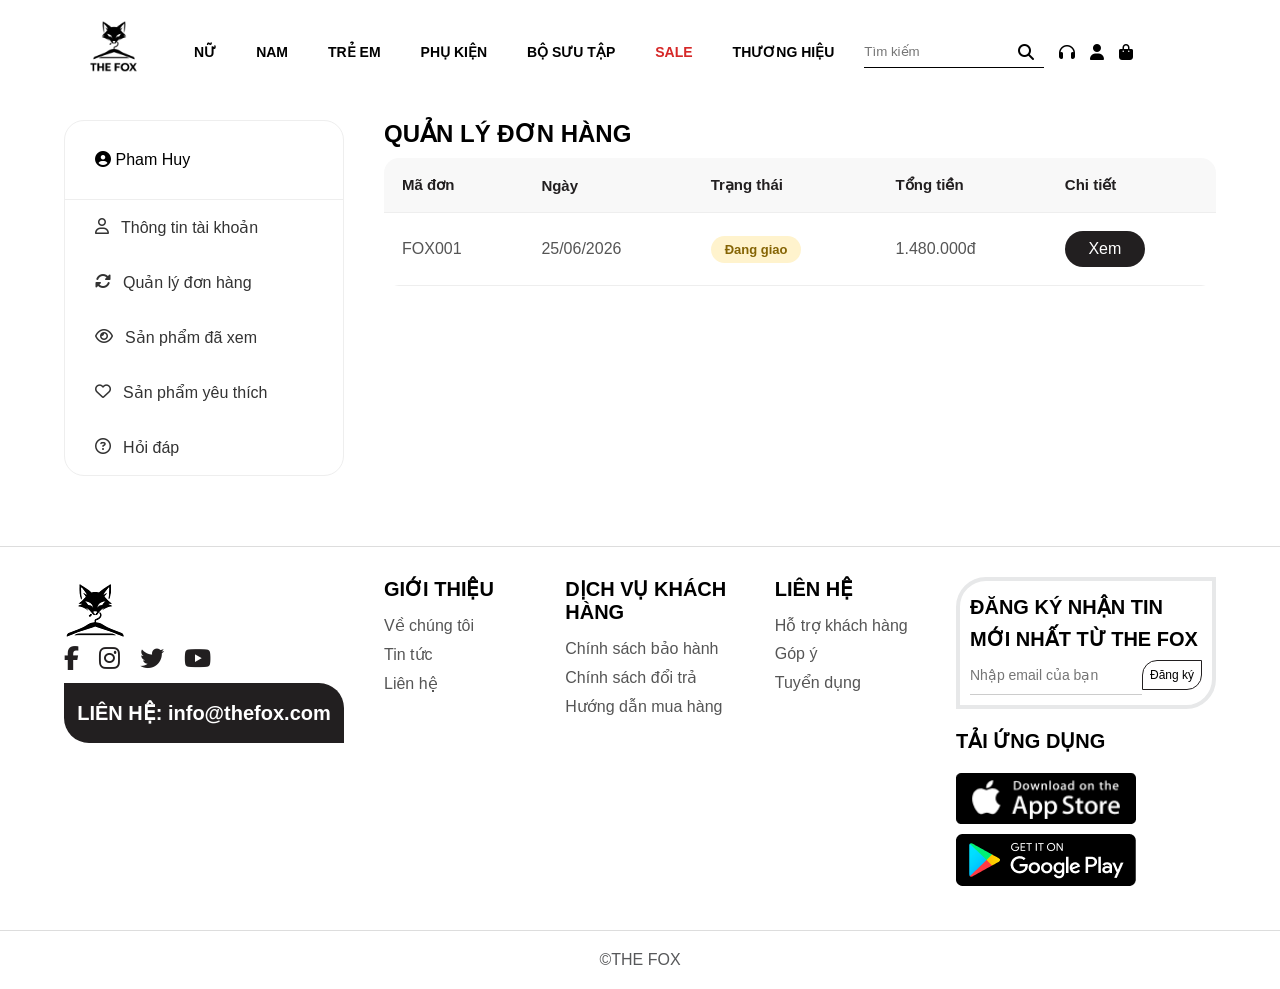
<file: GUI/Html/orders.html>
<!DOCTYPE html>
<html lang="en">
<head>

    <meta charset="UTF-8">
    <meta name="viewport" content="width=device-width, initial-scale=1.0">

    <link rel="icon" type="image/x-icon" href="../Images/fashion.ico">
    <link rel="stylesheet"
    href="https://cdnjs.cloudflare.com/ajax/libs/font-awesome/6.5.1/css/all.min.css">
    <!--=========================CSS==========================-->

    <link rel="stylesheet" href="../Css/accountSidebar.css">
    <link rel="stylesheet" href="../Css/order.css">
    <link rel="stylesheet" href="../Css/header.css">
    <link rel="stylesheet" href="../Css/footer.css">
    <link rel="stylesheet" href="../Css/gobal.css">

    <title>The Fox</title>
</head>

<body>
<!--=========================HEADER==========================-->
<header id="header">
    <div class="container">
        <!-- LOGO -->
        <div class="header-logo">
            <a href="#">
                <img
                src="../Images/icon.png"
                alt="The Fox Logo"
                class="logo">
            </a>
        </div>
        <!--=========================NAVBAR==========================-->
        <nav class="navbar">
            <ul class="menu">

                <!-- WOMEN -->
                <li class="menu-items">
                    <a href="#">NỮ</a>
                    <div class="mega-menu">
                        <div class="mega-col">
                            <h4><a href="#">ALL ITEMS</a></h4>
                            <ul>
                                <li><a href="#">NEW ARRIVALS</a></li>
                                <li><a href="#">SALE | CHỈ CÓ TẠI ONLINE</a></li>
                            </ul>
                        </div>
                        <div class="mega-col">
                            <h4><a href="#">ÁO</a></h4>
                            <ul>
                                <li><a href="#">Áo thun</a></li>
                                <li><a href="#">Áo sơ mi</a></li>
                                <li><a href="#">Áo croptop</a></li>
                                <li><a href="#">Áo len</a></li>
                                <li><a href="#">Đồ lót</a></li>
                            </ul>
                        </div>
                        <div class="mega-col">
                            <h4><a href="#">QUẦN</a></h4>
                            <ul>
                                <li><a href="#">Quần jean</a></li>
                                <li><a href="#">Quần tây</a></li>
                                <li><a href="#">Quần short</a></li>
                                <li><a href="#">Quần legging</a></li>
                                <li><a href="#">Jumpsuit</a></li>
                            </ul>
                        </div>
                        <div class="mega-col">
                            <h4><a href="#">ĐẦM</a></h4>

                            <ul>
                                <li><a href="#">Đầm thun</a></li>
                                <li><a href="#">Áo dài</a></li>
                                <li><a href="#">Đầm dạ hội</a></li>
                                <li><a href="#">Đầm công sở</a></li>
                                <li><a href="#">Chân váy</a></li>
                            </ul>
                        </div>
                    </div>
                </li>
                <!-- MEN -->
                <li class="menu-items">
                    <a href="#">NAM</a>
                    <div class = "mega-menu">
                        <div class="mega-col">
                            <h4><a href = "#">ALL ITEMS</a></h4>
                        <ul>
                            <li><a href = "#">NEW ARRIVALS</a></li>
                        </ul>
                        </div>
                        <div class="mega-col">
                            <h4> <a href = "#">ÁO</a></h4>
                            <ul>
                                <li><a href = "#">Áo thun</a></li>
                                <li><a href = "#">Áo sơ mi</a></li>
                                <li><a href = "#">Áo polo</a></li>
                                <li><a href = "#">Áo len</a></li>
                                <li><a href = "#">Đồ lót</a></li>
                            </ul>
                        </div>
                        <div class="mega-col">
                            <h4> <a href = "#">QUẦN</a></h4>
                            <ul>
                                <li><a href = "#">Quần jean</a></li>
                                <li><a href = "#">Quần tây</a></li>
                                <li><a href = "#">Quần short</a></li>                      
                            </ul>
                        </div>
                    </div>
                </li>
                <!-- CHILDREN -->

                <li class="menu-items">
                    <a href="#">TRẺ EM</a>
                    <div class = "mega-menu">
                        <div class="mega-col">
                            <h4><a href = "#">ALL ITEMS</a></h4>
                        <ul>
                            <li><a href = "#">NEW ARRIVALS</a></li>
                        </ul>
                        </div>
                        <div class="mega-col">
                            <h4> <a href = "#">ÁO</a></h4>
                            <ul>
                                <li><a href = "#">Áo thun</a></li>
                                <li><a href = "#">Áo sơ mi</a></li>
                                <li><a href = "#">Áo polo</a></li>
                                <li><a href = "#">Áo len</a></li>
                                <li><a href = "#">Đồ lót</a></li>
                            </ul>
                        </div>
                        <div class="mega-col">
                            <h4> <a href = "#">QUẦN</a></h4>
                            <ul>
                                <li><a href = "#">Quần jean</a></li>
                                <li><a href = "#">Quần tây</a></li>
                                <li><a href = "#">Quần short</a></li>                    
                            </ul>
                        </div>
                    </div>
                </li>
                <!-- ACCESSORIES -->

                <li class="menu-items">
                    <a href="#">PHỤ KIỆN</a>
                    <div class = "mega-menu">
                        <div class="mega-col">
                            <h4><a href = "#">ALL ITEMS</a></h4>
                        <ul>
                            <li><a href = "#">NEW ARRIVALS</a></li>
                        </ul>
                        </div>
                        <div class="mega-col">
                            <h4> <a href = "#">VÒNG TAY</a></h4>
                            <ul>
                                <li><a href = "#">Vòng tay bạc</a></li>
                                <li><a href = "#">Vòng tay vàng</a></li>
                                <li><a href = "#">Vòng tay đá</a></li>                   
                            </ul>
                        </div>
                        <div class="mega-col">
                            <h4> <a href = "#">DÂY CHUYỀN</a></h4>
                            <ul>
                                <li><a href = "#">Dây chuyền bạc</a></li>
                                <li><a href = "#">Dây chuyền vàng</a></li>
                                <li><a href = "#">Dây chuyền đá</a></li>                   
                            </ul>
                        </div>
                        <div class="mega-col">
                            <h4><a href = "#">NHẪN</a></h4>
                            <ul>
                                <li><a href = "#">Nhẫn bạc</a></li>
                                <li><a href = "#">Nhẫn vàng</a></li>
                                <li><a href = "#">Nhẫn đá</a></li>                   
                            </ul>
                        </div>
                    </div>
                </li>
                <!-- COLLECTION -->

                <li class="menu-items">
                    <a href="#">BỘ SƯU TẬP</a>
                    <div class = "mega-menu">
                        <div class="mega-col">
                            <h4> <a href = "#">BỘ SƯU TẬP MỚI</a></h4>
                            <ul>
                                <li><a href = "#">Bộ sưu tập Xuân Hè 2026</a></li>
                                <li><a href = "#">Bộ sưu tập Thu Đông 2026</a></li>                    
                            </ul>
                        </div>
                    </div>
                </li>
                <!-- SALE -->

                <li class="sale-menu">
                    <a href="#">SALE</a>
                    <div class = "mega-menu">
                        <div class="mega-col">
                            <h4><a href="#">OUTLET đồ NỮ từ 159k</a></h4>
                            <h4><a href="#">OUTLET đồ NAM từ 159k</a></h4>
                            <h4><a href="#">OUTLET đồ TRẺ EM từ 159k</a></h4>
                            <h4><a href="#">OUTLET PHỤ KIỆN từ 159k</a></h4>
                        </div>
                    </div>           
                </li>
                <!-- BRAND -->

                <li class="menu-items">
                    <a href="#">THƯƠNG HIỆU</a>
                    <div class = "mega-menu">
                        <div class="mega-col">
                            <h4><a href="#">THE FOX</a></h4>
                            <h4><a href="#">THE FOX KIDS</a></h4>
                        </div>
                    </div>
                </li>
            </ul>
        </nav>
        <!--=========================HEADER ACTION==========================-->
        <div class="header-action">
            <!-- SEARCH -->
            <div class="search-box">
                <input type="text" placeholder="Tìm kiếm">
                <i class="fas fa-search"></i>
            </div>
            <a class="fa fa-headphones" href="#"></a>
            <a class="fa fa-user" href="#"></a>
            <a class="fa fa-shopping-bag" href="#"></a>
        </div>
    </div>
</header>

<!--=========================Account==========================-->
<section class="account">
    <div class="container">
        <div class="account-wrapper">

            <div class="account-sidebar">
                <div class="account-user">
                    <i class="fa-solid fa-circle-user"></i>
                    <span>Pham Huy</span>
                </div>
                <ul>
                    <li>
                        <a href="account.html">
                            <i class="fa-regular fa-user"></i>
                            Thông tin tài khoản
                        </a>
                    </li>
                    <li>
                        <a href="orders.html">
                            <i class="fa-solid fa-rotate"></i>
                            Quản lý đơn hàng
                        </a>
                    </li>
                    <li>
                        <a href="viewed.html">
                            <i class="fa-regular fa-eye"></i>
                            Sản phẩm đã xem
                        </a>
                    </li>
                    <li>
                        <a href="wishlist.html">
                            <i class="fa-regular fa-heart"></i>
                            Sản phẩm yêu thích
                        </a>
                    </li>
                    <li>
                        <a href="faq.html">
                            <i class="fa-regular fa-circle-question"></i>
                            Hỏi đáp
                        </a>
                    </li>
                </ul>
            </div>

            <div class="account-content">
                <h2>QUẢN LÝ ĐƠN HÀNG</h2>
                <table class="order-table">
                    <thead>
                        <tr>
                            <th>Mã đơn</th>
                            <th>Ngày</th>
                            <th>Trạng thái</th>
                            <th>Tổng tiền</th>
                            <th>Chi tiết</th>
                        </tr>
                    </thead>
                    <tbody>
                        <tr>
                            <td>FOX001</td>
                            <td>25/06/2026</td>
                            <td>
                                <span class="status shipping">
                                    Đang giao
                                </span>
                            </td>
                            <td>1.480.000đ</td>
                            <td>
                                <a href="#" class="detail-btn">
                                    Xem
                                </a>
                            </td>
                        </tr>
                    </tbody>
                </table>
            </div>
        </div>
    </div>
</section>
<!--=========================FOOTER==========================-->
<div class="site-bottom">
    <div id="footer">
    <div class="container">
        <div class="footer-wrapper">
            <div class="footer-col">
                <!--LOGO-->
                <div class="footer-logo">
                <img src="../Images/fashion.ico" alt="The Fox Logo">
                </div>
                <!--SOCIAL MEDIA-->
                <div class="footer-social">
                    <a href="#"><i class="fab fa-facebook-f"></i></a>
                    <a href="#"><i class="fab fa-instagram"></i></a>
                    <a href="#"><i class="fab fa-twitter"></i></a>
                    <a href="#"><i class="fab fa-youtube"></i></a>
                </div>
                <!--CONTACT-->
                <div class="footer-contact">
                    <p>LIÊN HỆ: <a href="mailto:info@thefox.com">info@thefox.com</a></p>
                </div>
            </div>
            <div class="footer-col">
                <h4>GIỚI THIỆU</h4>
                <ul>
                    <li><a href="#">Về chúng tôi</a></li>
                    <li><a href="#">Tin tức</a></li>
                    <li><a href="#">Liên hệ</a></li>
                </ul>
            </div>
            <div class="footer-col">
                <h4>DỊCH VỤ KHÁCH HÀNG</h4>
                <ul>
                    <li><a href="#">Chính sách bảo hành</a></li>
                    <li><a href="#">Chính sách đổi trả</a></li>
                    <li><a href="#">Hướng dẫn mua hàng</a></li>
                </ul>
            </div>
            <div class="footer-col">
                <h4>LIÊN HỆ</h4>
                <ul>
                    <li><a href="#">Hỗ trợ khách hàng</a></li>
                    <li><a href="#">Góp ý</a></li>
                    <li><a href="#">Tuyển dụng</a></li>
                </ul>
            </div>
            <div class="footer-col">
                <!--NEW-->
                <div class="footer-new">
                <h3>ĐĂNG KÝ NHẬN TIN MỚI NHẤT TỪ THE FOX</h3>
                    <form action="#" method="post">
                        <input type="email" placeholder="Nhập email của bạn" required>
                        <button type="submit">Đăng ký</button>
                    </form>
                </div>
                <!--Dowload-->
                <div class="footer-download">
                    <div class="footer-download-app">
                        <h4>TẢI ỨNG DỤNG</h4>
                        <a href="#"><img src="../Images/appstore.png" alt="App Store"></a>
                        <a href="#"><img src="../Images/googleplay.png" alt="Google Play"></a>
                    </div>
                </div>   
            </div>
        </div>
    </div>
    </div>
</div>
<footer id="footer-bottom">
    <div class="copy-right">
        <p>©THE FOX</p>
    </div>
</footer>
</body>

<script src="../JS/scroll.js"></script>

</html>
</file>
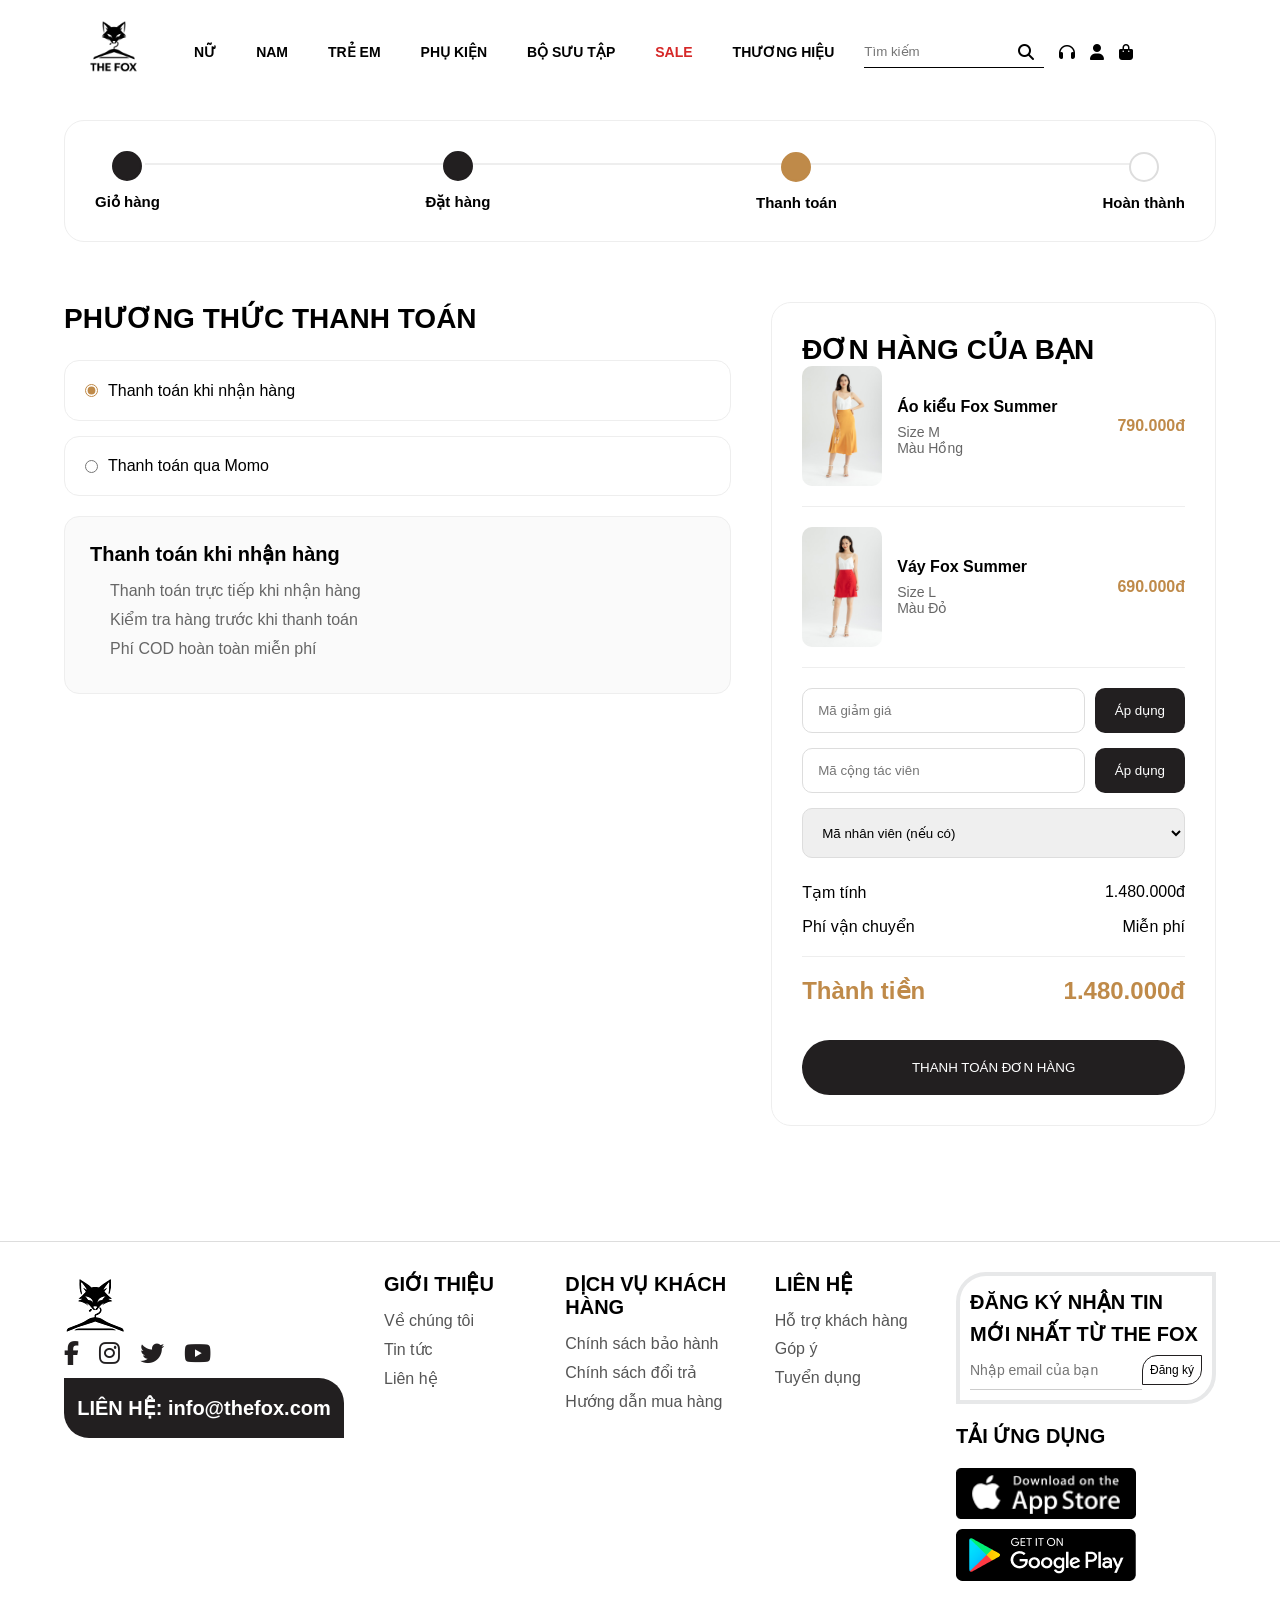
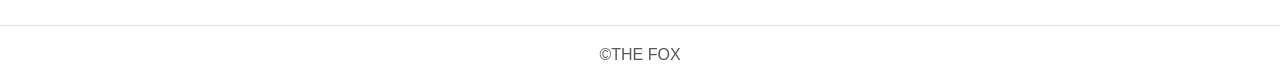
<file: GUI/Html/payment.html>
<!DOCTYPE html>
<html lang="en">
<head>

    <meta charset="UTF-8">
    <meta name="viewport" content="width=device-width, initial-scale=1.0">

    <link rel="icon" type="image/x-icon" href="../Images/fashion.ico">
    <link rel="stylesheet"
    href="https://cdnjs.cloudflare.com/ajax/libs/font-awesome/6.5.1/css/all.min.css">
    <!--=========================CSS==========================-->

    <link rel="stylesheet" href="../Css/payment.css">
    <link rel="stylesheet" href="../Css/header.css">
    <link rel="stylesheet" href="../Css/footer.css">
    <link rel="stylesheet" href="../Css/gobal.css">

    <title>The Fox</title>
</head>

<body>
<!--=========================HEADER==========================-->
<header id="header">
    <div class="container">
        <!-- LOGO -->
        <div class="header-logo">
            <a href="#">
                <img
                src="../Images/icon.png"
                alt="The Fox Logo"
                class="logo">
            </a>
        </div>
        <!--=========================NAVBAR==========================-->
        <nav class="navbar">
            <ul class="menu">

                <!-- WOMEN -->
                <li class="menu-items">
                    <a href="#">NỮ</a>
                    <div class="mega-menu">
                        <div class="mega-col">
                            <h4><a href="#">ALL ITEMS</a></h4>
                            <ul>
                                <li><a href="#">NEW ARRIVALS</a></li>
                                <li><a href="#">SALE | CHỈ CÓ TẠI ONLINE</a></li>
                            </ul>
                        </div>
                        <div class="mega-col">
                            <h4><a href="#">ÁO</a></h4>
                            <ul>
                                <li><a href="#">Áo thun</a></li>
                                <li><a href="#">Áo sơ mi</a></li>
                                <li><a href="#">Áo croptop</a></li>
                                <li><a href="#">Áo len</a></li>
                                <li><a href="#">Đồ lót</a></li>
                            </ul>
                        </div>
                        <div class="mega-col">
                            <h4><a href="#">QUẦN</a></h4>
                            <ul>
                                <li><a href="#">Quần jean</a></li>
                                <li><a href="#">Quần tây</a></li>
                                <li><a href="#">Quần short</a></li>
                                <li><a href="#">Quần legging</a></li>
                                <li><a href="#">Jumpsuit</a></li>
                            </ul>
                        </div>
                        <div class="mega-col">
                            <h4><a href="#">ĐẦM</a></h4>

                            <ul>
                                <li><a href="#">Đầm thun</a></li>
                                <li><a href="#">Áo dài</a></li>
                                <li><a href="#">Đầm dạ hội</a></li>
                                <li><a href="#">Đầm công sở</a></li>
                                <li><a href="#">Chân váy</a></li>
                            </ul>
                        </div>
                    </div>
                </li>
                <!-- MEN -->
                <li class="menu-items">
                    <a href="#">NAM</a>
                    <div class = "mega-menu">
                        <div class="mega-col">
                            <h4><a href = "#">ALL ITEMS</a></h4>
                        <ul>
                            <li><a href = "#">NEW ARRIVALS</a></li>
                        </ul>
                        </div>
                        <div class="mega-col">
                            <h4> <a href = "#">ÁO</a></h4>
                            <ul>
                                <li><a href = "#">Áo thun</a></li>
                                <li><a href = "#">Áo sơ mi</a></li>
                                <li><a href = "#">Áo polo</a></li>
                                <li><a href = "#">Áo len</a></li>
                                <li><a href = "#">Đồ lót</a></li>
                            </ul>
                        </div>
                        <div class="mega-col">
                            <h4> <a href = "#">QUẦN</a></h4>
                            <ul>
                                <li><a href = "#">Quần jean</a></li>
                                <li><a href = "#">Quần tây</a></li>
                                <li><a href = "#">Quần short</a></li>                      
                            </ul>
                        </div>
                    </div>
                </li>
                <!-- CHILDREN -->

                <li class="menu-items">
                    <a href="#">TRẺ EM</a>
                    <div class = "mega-menu">
                        <div class="mega-col">
                            <h4><a href = "#">ALL ITEMS</a></h4>
                        <ul>
                            <li><a href = "#">NEW ARRIVALS</a></li>
                        </ul>
                        </div>
                        <div class="mega-col">
                            <h4> <a href = "#">ÁO</a></h4>
                            <ul>
                                <li><a href = "#">Áo thun</a></li>
                                <li><a href = "#">Áo sơ mi</a></li>
                                <li><a href = "#">Áo polo</a></li>
                                <li><a href = "#">Áo len</a></li>
                                <li><a href = "#">Đồ lót</a></li>
                            </ul>
                        </div>
                        <div class="mega-col">
                            <h4> <a href = "#">QUẦN</a></h4>
                            <ul>
                                <li><a href = "#">Quần jean</a></li>
                                <li><a href = "#">Quần tây</a></li>
                                <li><a href = "#">Quần short</a></li>                    
                            </ul>
                        </div>
                    </div>
                </li>
                <!-- ACCESSORIES -->

                <li class="menu-items">
                    <a href="#">PHỤ KIỆN</a>
                    <div class = "mega-menu">
                        <div class="mega-col">
                            <h4><a href = "#">ALL ITEMS</a></h4>
                        <ul>
                            <li><a href = "#">NEW ARRIVALS</a></li>
                        </ul>
                        </div>
                        <div class="mega-col">
                            <h4> <a href = "#">VÒNG TAY</a></h4>
                            <ul>
                                <li><a href = "#">Vòng tay bạc</a></li>
                                <li><a href = "#">Vòng tay vàng</a></li>
                                <li><a href = "#">Vòng tay đá</a></li>                   
                            </ul>
                        </div>
                        <div class="mega-col">
                            <h4> <a href = "#">DÂY CHUYỀN</a></h4>
                            <ul>
                                <li><a href = "#">Dây chuyền bạc</a></li>
                                <li><a href = "#">Dây chuyền vàng</a></li>
                                <li><a href = "#">Dây chuyền đá</a></li>                   
                            </ul>
                        </div>
                        <div class="mega-col">
                            <h4><a href = "#">NHẪN</a></h4>
                            <ul>
                                <li><a href = "#">Nhẫn bạc</a></li>
                                <li><a href = "#">Nhẫn vàng</a></li>
                                <li><a href = "#">Nhẫn đá</a></li>                   
                            </ul>
                        </div>
                    </div>
                </li>
                <!-- COLLECTION -->

                <li class="menu-items">
                    <a href="#">BỘ SƯU TẬP</a>
                    <div class = "mega-menu">
                        <div class="mega-col">
                            <h4> <a href = "#">BỘ SƯU TẬP MỚI</a></h4>
                            <ul>
                                <li><a href = "#">Bộ sưu tập Xuân Hè 2026</a></li>
                                <li><a href = "#">Bộ sưu tập Thu Đông 2026</a></li>                    
                            </ul>
                        </div>
                    </div>
                </li>
                <!-- SALE -->

                <li class="sale-menu">
                    <a href="#">SALE</a>
                    <div class = "mega-menu">
                        <div class="mega-col">
                            <h4><a href="#">OUTLET đồ NỮ từ 159k</a></h4>
                            <h4><a href="#">OUTLET đồ NAM từ 159k</a></h4>
                            <h4><a href="#">OUTLET đồ TRẺ EM từ 159k</a></h4>
                            <h4><a href="#">OUTLET PHỤ KIỆN từ 159k</a></h4>
                        </div>
                    </div>           
                </li>
                <!-- BRAND -->

                <li class="menu-items">
                    <a href="#">THƯƠNG HIỆU</a>
                    <div class = "mega-menu">
                        <div class="mega-col">
                            <h4><a href="#">THE FOX</a></h4>
                            <h4><a href="#">THE FOX KIDS</a></h4>
                        </div>
                    </div>
                </li>
            </ul>
        </nav>
        <!--=========================HEADER ACTION==========================-->
        <div class="header-action">
            <!-- SEARCH -->
            <div class="search-box">
                <input type="text" placeholder="Tìm kiếm">
                <i class="fas fa-search"></i>
            </div>
            <a class="fa fa-headphones" href="#"></a>
            <a class="fa fa-user" href="#"></a>
            <a class="fa fa-shopping-bag" href="#"></a>
        </div>
    </div>
</header>
<!--=========================PAYMENT==========================-->
<section class="payment">
    <div class="container">
        <div class="payment-process">
            <div class="payment-process-item completed">
                <span></span>
                <p>Giỏ hàng</p>
            </div>
            <div class="payment-process-item completed">
                <span></span>
                <p>Đặt hàng</p>
            </div>
            <div class="payment-process-item active">
                <span></span>
                <p>Thanh toán</p>
            </div>
            <div class="payment-process-item">
                <span></span>
                <p>Hoàn thành</p>
            </div>
        </div>

        <div class="payment-content">
            <div class="payment-left">
                <div class="payment-section">
                    <h2>PHƯƠNG THỨC THANH TOÁN</h2>
                </div>

                <div class="payment-method-item">
                    <label>
                        <input type="radio"
                        name="payment"
                        value="cod"
                        checked>
                        <span>Thanh toán khi nhận hàng</span>
                    </label>
                </div>
                <div class="payment-method-item">
                    <label>
                        <input type="radio"
                        name="payment"
                        value="momo">
                        <span>Thanh toán qua Momo</span>
                    </label>
                </div>
                <div class="payment-info payment-cod active">
                    <h3>Thanh toán khi nhận hàng</h3>
                    <ul>
                        <li>Thanh toán trực tiếp khi nhận hàng</li>
                        <li>Kiểm tra hàng trước khi thanh toán</li>
                        <li>Phí COD hoàn toàn miễn phí</li>
                    </ul>
                </div>
                <div class="payment-info payment-bank">
                    <h3>Thông tin chuyển khoản</h3>
                    <input type="text" placeholder="Tên tài khoản">
                    <input type="text" placeholder="Số tài khoản">
                    <select>
                        <option value="">Chọn ngân hàng</option>
                        <option value="vietcombank">Vietcombank</option>
                        <option value="techcombank">Techcombank</option>
                        <option value="bidv">BIDV</option>
                        <option value="agribank">Agribank</option>
                    </select>
                    <textarea placeholder="Ghi chú (nếu có)"></textarea>
                </div>
            </div>

            <div class="payment-right">
                <div class="payment-section">
                    <h2>ĐƠN HÀNG CỦA BẠN</h2>
                    
                    <div class="payment-product">
                        <img src="../Images/sp1.jpg" alt="Product">
                        <div class="payment-product-info">
                            <h4>Áo kiểu Fox Summer</h4>
                            <p>Size M</p>
                            <p>Màu Hồng</p>
                        </div>
                        <span>790.000đ</span>
                    </div>

                    <div class="payment-product">
                        <img src="../Images/sp2.jpg" alt="Product">
                        <div class="payment-product-info">
                            <h4>Váy Fox Summer</h4>
                            <p>Size L</p>
                            <p>Màu Đỏ</p>
                        </div>
                        <span>690.000đ</span>
                    </div>
                    
                    <!-- VOUCHER-->
                    <div class="voucher-box">
                        <input type="text" placeholder="Mã giảm giá">
                        <button>Áp dụng</button>
                    </div>

                    <!-- CODE -->
                    <div class="code-box">
                        <input type="text" placeholder="Mã cộng tác viên">
                        <button>Áp dụng</button>
                    </div>

                    <!-- EMPLOY ID -->
                    <div class="employ-id">
                        <select name="employ-id" id="employ-id">
                            <option value="">Mã nhân viên (nếu có)</option>
                            <option value="NV001">NV001 - Nguyễn Văn A</option>
                            <option value="NV002">NV002 - Trần Thị B</option>
                            <option value="NV003">NV003 - Lê Văn C</option>
                        </select>
                    </div>

                    <!-- SUM -->
                    <div class="summary-item">
                        <span>Tạm tính</span>
                        <span class="untotal">1.480.000đ</span>
                    </div>
                    <div class="summary-item">
                        <span>Phí vận chuyển</span>
                        <span class="shipping-price">Miễn phí</span>
                    </div>
                    <div class="summary-item total">
                        <span>Thành tiền</span>
                        <span class="total">1.480.000đ</span>
                    </div>

                    <!-- BUTTON -->
                    <button class="payment-btn">THANH TOÁN ĐƠN HÀNG</button>
                </div>
            </div>
        </div>
    </div>
</section>
<!--=========================FOOTER==========================-->
<div class="site-bottom">
    <div id="footer">
    <div class="container">
        <div class="footer-wrapper">
            <div class="footer-col">
                <!--LOGO-->
                <div class="footer-logo">
                <img src="../Images/fashion.ico" alt="The Fox Logo">
                </div>
                <!--SOCIAL MEDIA-->
                <div class="footer-social">
                    <a href="#"><i class="fab fa-facebook-f"></i></a>
                    <a href="#"><i class="fab fa-instagram"></i></a>
                    <a href="#"><i class="fab fa-twitter"></i></a>
                    <a href="#"><i class="fab fa-youtube"></i></a>
                </div>
                <!--CONTACT-->
                <div class="footer-contact">
                    <p>LIÊN HỆ: <a href="mailto:info@thefox.com">info@thefox.com</a></p>
                </div>
            </div>
            <div class="footer-col">
                <h4>GIỚI THIỆU</h4>
                <ul>
                    <li><a href="#">Về chúng tôi</a></li>
                    <li><a href="#">Tin tức</a></li>
                    <li><a href="#">Liên hệ</a></li>
                </ul>
            </div>
            <div class="footer-col">
                <h4>DỊCH VỤ KHÁCH HÀNG</h4>
                <ul>
                    <li><a href="#">Chính sách bảo hành</a></li>
                    <li><a href="#">Chính sách đổi trả</a></li>
                    <li><a href="#">Hướng dẫn mua hàng</a></li>
                </ul>
            </div>
            <div class="footer-col">
                <h4>LIÊN HỆ</h4>
                <ul>
                    <li><a href="#">Hỗ trợ khách hàng</a></li>
                    <li><a href="#">Góp ý</a></li>
                    <li><a href="#">Tuyển dụng</a></li>
                </ul>
            </div>
            <div class="footer-col">
                <!--NEW-->
                <div class="footer-new">
                <h3>ĐĂNG KÝ NHẬN TIN MỚI NHẤT TỪ THE FOX</h3>
                    <form action="#" method="post">
                        <input type="email" placeholder="Nhập email của bạn" required>
                        <button type="submit">Đăng ký</button>
                    </form>
                </div>
                <!--Dowload-->
                <div class="footer-download">
                    <div class="footer-download-app">
                        <h4>TẢI ỨNG DỤNG</h4>
                        <a href="#"><img src="../Images/appstore.png" alt="App Store"></a>
                        <a href="#"><img src="../Images/googleplay.png" alt="Google Play"></a>
                    </div>
                </div>   
            </div>
        </div>
    </div>
    </div>
</div>
<footer id="footer-bottom">
    <div class="copy-right">
        <p>©THE FOX</p>
    </div>
</footer>
</body>

<script src="../JS/payment.js"></script>
<script src="../JS/scroll.js"></script>

</html>
</file>
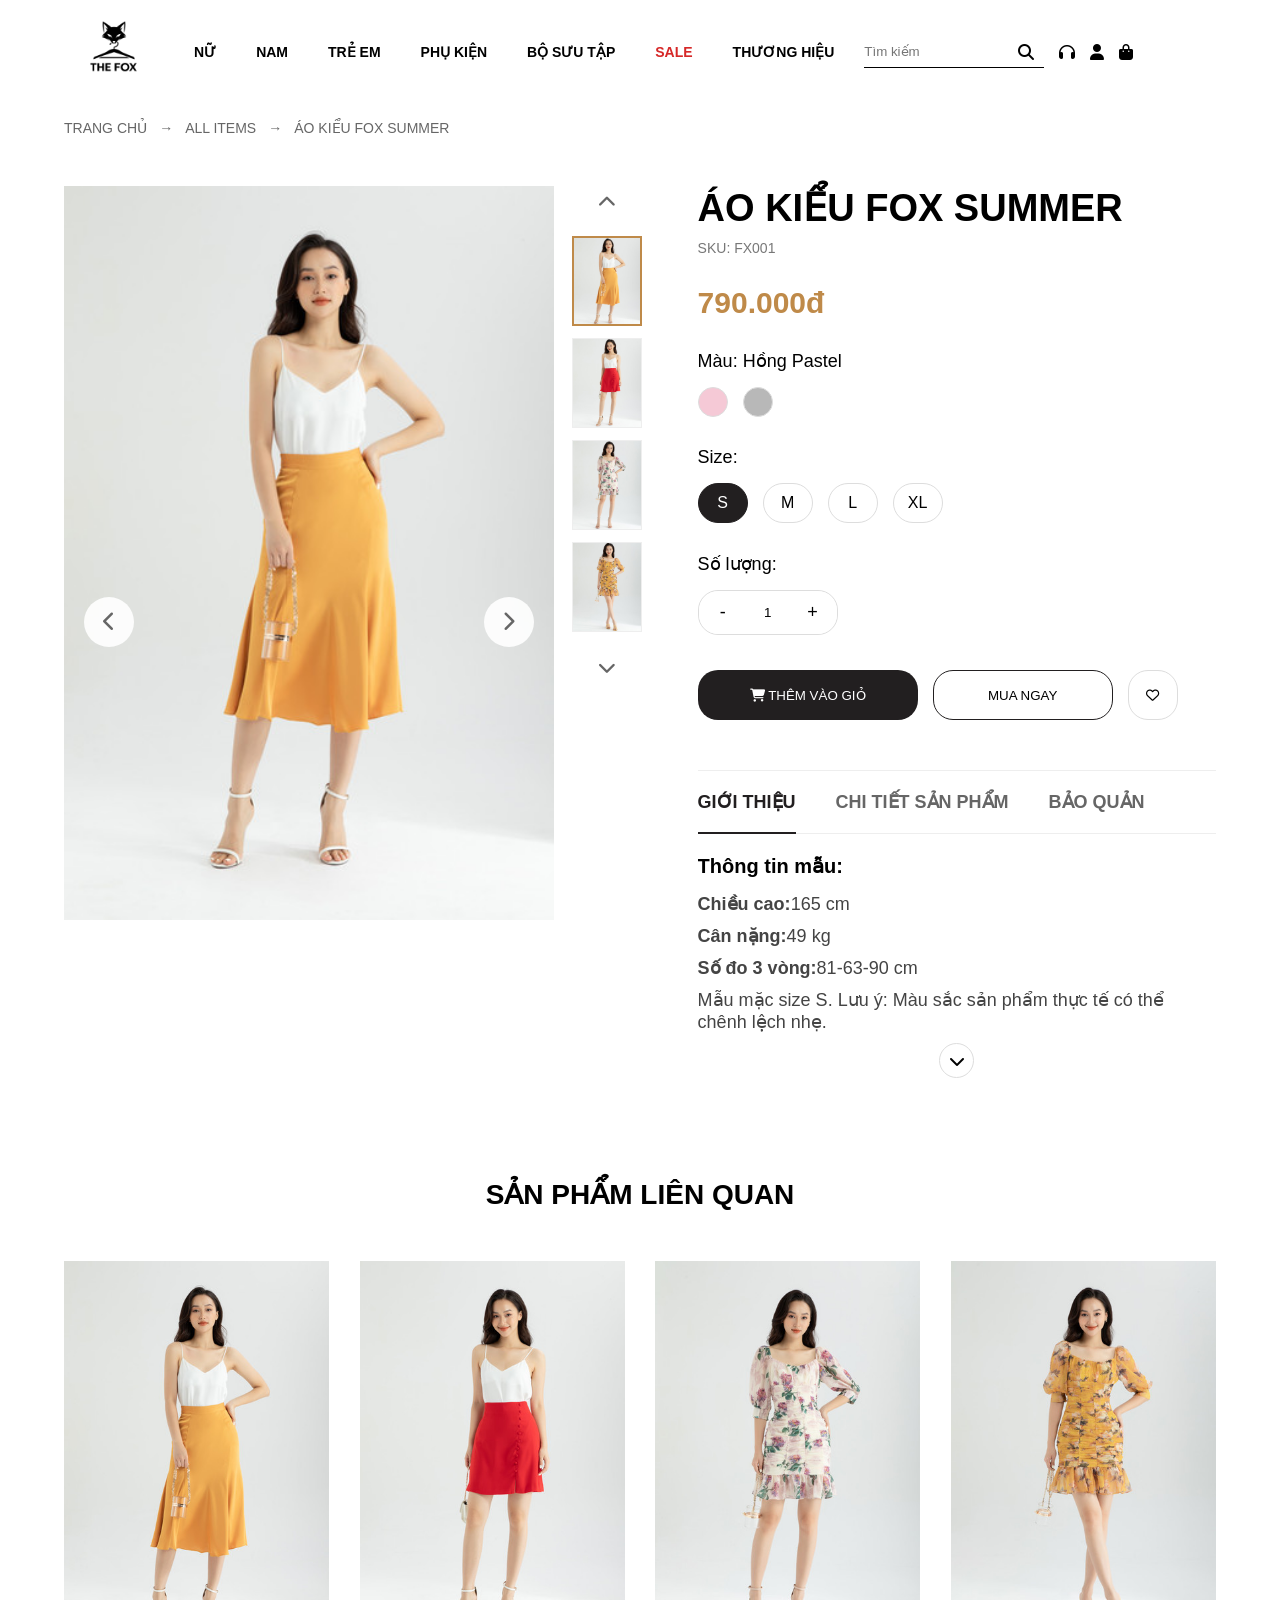
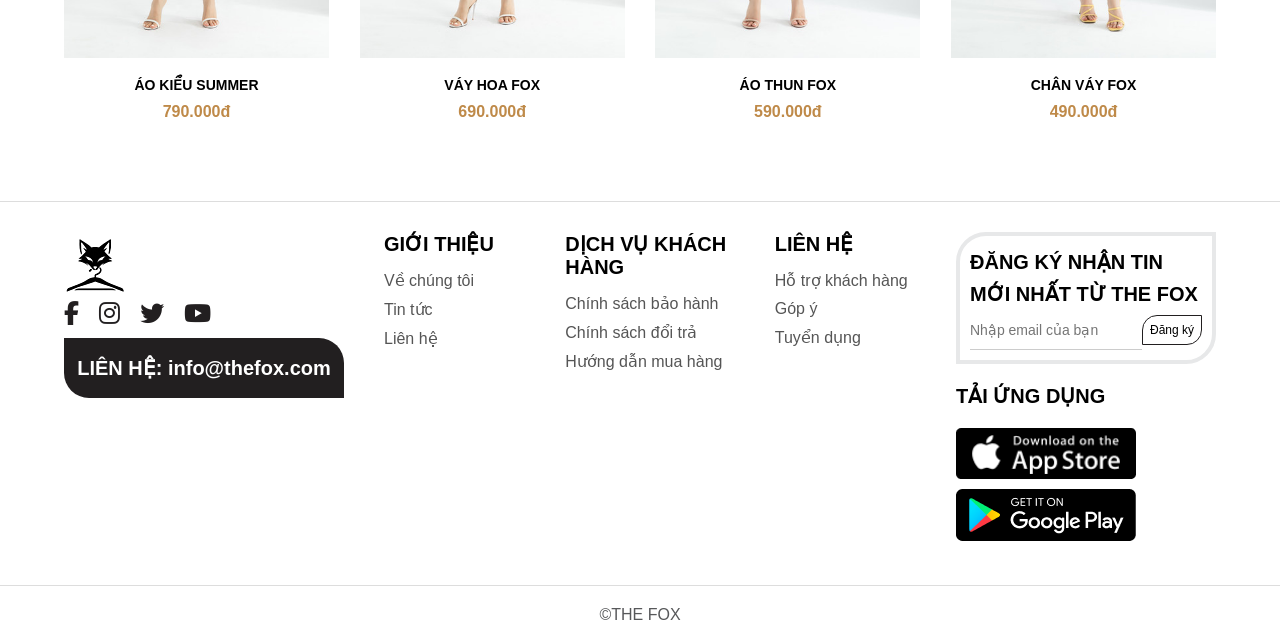
<file: GUI/Html/product.html>
<!DOCTYPE html>
<html lang="en">
<head>

    <meta charset="UTF-8">
    <meta name="viewport" content="width=device-width, initial-scale=1.0">

    <link rel="icon" type="image/x-icon" href="../Images/fashion.ico">
    <link rel="stylesheet"
    href="https://cdnjs.cloudflare.com/ajax/libs/font-awesome/6.5.1/css/all.min.css">
    <!--=========================CSS==========================-->

    <link rel="stylesheet" href="../Css/product.css">
    <link rel="stylesheet" href="../Css/header.css">
    <link rel="stylesheet" href="../Css/footer.css">
    <link rel="stylesheet" href="../Css/gobal.css">

    <title>The Fox</title>
</head>

<body>
<!--=========================HEADER==========================-->
<header id="header">
    <div class="container">
        <!-- LOGO -->
        <div class="header-logo">
            <a href="#">
                <img
                src="../Images/icon.png"
                alt="The Fox Logo"
                class="logo">
            </a>
        </div>
        <!--=========================
        NAVBAR
        ==========================-->
        <nav class="navbar">
            <ul class="menu">

                <!-- WOMEN -->
                <li class="menu-items">
                    <a href="#">NỮ</a>
                    <div class="mega-menu">
                        <div class="mega-col">
                            <h4><a href="#">ALL ITEMS</a></h4>
                            <ul>
                                <li><a href="#">NEW ARRIVALS</a></li>
                                <li><a href="#">SALE | CHỈ CÓ TẠI ONLINE</a></li>
                            </ul>
                        </div>
                        <div class="mega-col">
                            <h4><a href="#">ÁO</a></h4>
                            <ul>
                                <li><a href="#">Áo thun</a></li>
                                <li><a href="#">Áo sơ mi</a></li>
                                <li><a href="#">Áo croptop</a></li>
                                <li><a href="#">Áo len</a></li>
                                <li><a href="#">Đồ lót</a></li>
                            </ul>
                        </div>
                        <div class="mega-col">
                            <h4><a href="#">QUẦN</a></h4>
                            <ul>
                                <li><a href="#">Quần jean</a></li>
                                <li><a href="#">Quần tây</a></li>
                                <li><a href="#">Quần short</a></li>
                                <li><a href="#">Quần legging</a></li>
                                <li><a href="#">Jumpsuit</a></li>
                            </ul>
                        </div>
                        <div class="mega-col">
                            <h4><a href="#">ĐẦM</a></h4>

                            <ul>
                                <li><a href="#">Đầm thun</a></li>
                                <li><a href="#">Áo dài</a></li>
                                <li><a href="#">Đầm dạ hội</a></li>
                                <li><a href="#">Đầm công sở</a></li>
                                <li><a href="#">Chân váy</a></li>
                            </ul>
                        </div>
                    </div>
                </li>
                <!-- MEN -->
                <li class="menu-items">
                    <a href="#">NAM</a>
                    <div class = "mega-menu">
                        <div class="mega-col">
                            <h4><a href = "#">ALL ITEMS</a></h4>
                        <ul>
                            <li><a href = "#">NEW ARRIVALS</a></li>
                        </ul>
                        </div>
                        <div class="mega-col">
                            <h4> <a href = "#">ÁO</a></h4>
                            <ul>
                                <li><a href = "#">Áo thun</a></li>
                                <li><a href = "#">Áo sơ mi</a></li>
                                <li><a href = "#">Áo polo</a></li>
                                <li><a href = "#">Áo len</a></li>
                                <li><a href = "#">Đồ lót</a></li>
                            </ul>
                        </div>
                        <div class="mega-col">
                            <h4> <a href = "#">QUẦN</a></h4>
                            <ul>
                                <li><a href = "#">Quần jean</a></li>
                                <li><a href = "#">Quần tây</a></li>
                                <li><a href = "#">Quần short</a></li>                      
                            </ul>
                        </div>
                    </div>
                </li>
                <!-- CHILDREN -->

                <li class="menu-items">
                    <a href="#">TRẺ EM</a>
                    <div class = "mega-menu">
                        <div class="mega-col">
                            <h4><a href = "#">ALL ITEMS</a></h4>
                        <ul>
                            <li><a href = "#">NEW ARRIVALS</a></li>
                        </ul>
                        </div>
                        <div class="mega-col">
                            <h4> <a href = "#">ÁO</a></h4>
                            <ul>
                                <li><a href = "#">Áo thun</a></li>
                                <li><a href = "#">Áo sơ mi</a></li>
                                <li><a href = "#">Áo polo</a></li>
                                <li><a href = "#">Áo len</a></li>
                                <li><a href = "#">Đồ lót</a></li>
                            </ul>
                        </div>
                        <div class="mega-col">
                            <h4> <a href = "#">QUẦN</a></h4>
                            <ul>
                                <li><a href = "#">Quần jean</a></li>
                                <li><a href = "#">Quần tây</a></li>
                                <li><a href = "#">Quần short</a></li>                    
                            </ul>
                        </div>
                    </div>
                </li>
                <!-- ACCESSORIES -->

                <li class="menu-items">
                    <a href="#">PHỤ KIỆN</a>
                    <div class = "mega-menu">
                        <div class="mega-col">
                            <h4><a href = "#">ALL ITEMS</a></h4>
                        <ul>
                            <li><a href = "#">NEW ARRIVALS</a></li>
                        </ul>
                        </div>
                        <div class="mega-col">
                            <h4> <a href = "#">VÒNG TAY</a></h4>
                            <ul>
                                <li><a href = "#">Vòng tay bạc</a></li>
                                <li><a href = "#">Vòng tay vàng</a></li>
                                <li><a href = "#">Vòng tay đá</a></li>                   
                            </ul>
                        </div>
                        <div class="mega-col">
                            <h4> <a href = "#">DÂY CHUYỀN</a></h4>
                            <ul>
                                <li><a href = "#">Dây chuyền bạc</a></li>
                                <li><a href = "#">Dây chuyền vàng</a></li>
                                <li><a href = "#">Dây chuyền đá</a></li>                   
                            </ul>
                        </div>
                        <div class="mega-col">
                            <h4><a href = "#">NHẪN</a></h4>
                            <ul>
                                <li><a href = "#">Nhẫn bạc</a></li>
                                <li><a href = "#">Nhẫn vàng</a></li>
                                <li><a href = "#">Nhẫn đá</a></li>                   
                            </ul>
                        </div>
                    </div>
                </li>
                <!-- COLLECTION -->

                <li class="menu-items">
                    <a href="#">BỘ SƯU TẬP</a>
                    <div class = "mega-menu">
                        <div class="mega-col">
                            <h4> <a href = "#">BỘ SƯU TẬP MỚI</a></h4>
                            <ul>
                                <li><a href = "#">Bộ sưu tập Xuân Hè 2026</a></li>
                                <li><a href = "#">Bộ sưu tập Thu Đông 2026</a></li>                    
                            </ul>
                        </div>
                    </div>
                </li>
                <!-- SALE -->

                <li class="sale-menu">
                    <a href="#">SALE</a>
                    <div class = "mega-menu">
                        <div class="mega-col">
                            <h4><a href="#">OUTLET đồ NỮ từ 159k</a></h4>
                            <h4><a href="#">OUTLET đồ NAM từ 159k</a></h4>
                            <h4><a href="#">OUTLET đồ TRẺ EM từ 159k</a></h4>
                            <h4><a href="#">OUTLET PHỤ KIỆN từ 159k</a></h4>
                        </div>
                    </div>           
                </li>
                <!-- BRAND -->

                <li class="menu-items">
                    <a href="#">THƯƠNG HIỆU</a>
                    <div class = "mega-menu">
                        <div class="mega-col">
                            <h4><a href="#">THE FOX</a></h4>
                            <h4><a href="#">THE FOX KIDS</a></h4>
                        </div>
                    </div>
                </li>
            </ul>
        </nav>
        <!--=========================HEADER ACTION==========================-->
        <div class="header-action">
            <!-- SEARCH -->
            <div class="search-box">
                <input type="text" placeholder="Tìm kiếm">
                <i class="fas fa-search"></i>
            </div>
            <a class="fa fa-headphones" href="#"></a>
            <a class="fa fa-user" href="#"></a>
            <a class="fa fa-shopping-bag" href="#"></a>
        </div>
    </div>
</header>
<!--=========================PRODUCT_DETAILS=========================-->
<section class="product">
    <div class="container">
        <div class="product-top">
            <p>TRANG CHỦ</p>
            <span>&#8594;</span>
            <p>ALL ITEMS</p>
            <span>&#8594;</span>
            <p>ÁO KIỂU FOX SUMMER</p>
        </div>
        <!--=========================CONTENT==========================-->
        <div class="product-content row">
            <!--=========================LEFT==========================-->
            <div class="product-content-left">
                <!-- MAIN IMAGE -->
                <div class="product-content-left-big-img">
                    <button class="main-arrow prev">
                        <i class="fas fa-chevron-left"></i>
                    </button>
                    <img src="../Images/sp1.jpg"alt="Product">
                    <button class="main-arrow next">
                        <i class="fas fa-chevron-right"></i>
                    </button>
                </div>

                <!-- THUMBNAILS -->
                <div class="product-content-left-small-wrapper">
                    <button class="thumb-arrow up">
                        <i class="fas fa-chevron-up"></i>
                    </button>
                    <div class="thumb-container">
                    <div class="product-content-left-small-img">
                        <img src="../Images/sp1.jpg">
                        <img src="../Images/sp2.jpg">
                        <img src="../Images/sp3.jpg">
                        <img src="../Images/sp4.jpg">
                        <img src="../Images/sp4.jpg">
                    </div>
                    </div>
                <button class="thumb-arrow down">
                    <i class="fas fa-chevron-down"></i>
                </button>
                </div>
            </div>

            <!--=========================RIGHT==========================-->
            <div class="product-content-right">

                <!-- TITLE -->
                <div class="product-content-right-name">
                    <h1>ÁO KIỂU FOX SUMMER</h1>
                    <p>SKU: FX001</p>
                </div>
                <!-- PRICE -->

                <div class="product-content-right-price">
                    <p>
                        790.000đ
                    </p>
                </div>

                <!-- COLOR -->
                <div class="product-content-right-color">
                    <p>
                        <span>Màu:</span> Hồng Pastel
                    </p>
                    <div class="product-color">
                        <span class="color pink"></span>
                        <span class="color gray"></span>
                    </div>
                </div>
                <!-- SIZE -->
                <div class="product-content-right-size">
                    <p>Size:</p>
                    <div class="size">
                        <span class="active">S</span>
                        <span>M</span>
                        <span>L</span>
                        <span>XL</span>
                    </div>
                </div>

                <!-- QUANTITY -->
                <div class="quantity">
                    <p>Số lượng:</p>
                    <div class="quantity-box">
                        <button>-</button>
                        <input
                        type="text"
                        value="1">
                        <button>+</button>
                    </div>
                </div>

                <!-- BUTTON -->
                <div class="product-content-right-button">
                    <button>
                        <i class="fas fa-shopping-cart"></i>
                        THÊM VÀO GIỎ
                    </button>
                    <button>MUA NGAY</button>
                    <button><i class="far fa-heart"></i></button>
                </div>
            <!--=========================PRODUCT INFO==========================-->
            <div class="product-content-right-bottom">
                <!-- TAB -->
                 <div class="product-content-right-bottom-top">
                    <div class="product-content-right-bottom-top-item active">
                        <p>GIỚI THIỆU</p>
                    </div>
                    <div class="product-content-right-bottom-top-item">
                        <p>CHI TIẾT SẢN PHẨM</p>
                    </div>
                    <div class="product-content-right-bottom-top-item">
                        <p>BẢO QUẢN</p>
                    </div>
                </div>

                <!-- CONTENT -->
                 <div class="product-content-right-bottom-content">
                    <div class="product-tab-content active">
                        <div class="product-content-right-bottom-content-title">
                            <p>Thông tin mẫu:</p>
                        </div>
                        <div class="product-content-right-bottom-content-text">
                            <p>
                                <strong>Chiều cao:</strong>165 cm
                            </p>
                            <p>
                                <strong>Cân nặng:</strong>49 kg
                            </p>
                            <p>
                                <strong>Số đo 3 vòng:</strong>81-63-90 cm
                            </p>
                            <p>
                                Mẫu mặc size S.
                                Lưu ý: Màu sắc sản phẩm thực tế có thể chênh lệch nhẹ.
                            </p>
                        </div>
                    </div>
                    <div class="product-tab-content">
                        <div class="product-content-right-bottom-content-text">
                            <p><strong>Chất liệu:</strong> Cotton</p>
                            <p><strong>Form:</strong> Regular Fit</p>
                            <p><strong>Tay áo:</strong> Ngắn</p>
                        </div>
                    </div>
                    <!-- BẢO QUẢN -->
                     <div class="product-tab-content">
                        <div class="product-content-right-bottom-content-text">
                            <p>Giặt dưới 30°C</p>
                            <p>Không dùng thuốc tẩy</p>
                            <p>Ủi nhiệt độ thấp</p>
                        </div>
                    </div>
                </div>
                <!-- TOGGLE -->
                <div class="product-content-right-bottom-toggle">
                    <i class="fas fa-chevron-down"></i>
                </div>
            </div>
        </div>

        <!--=========================RELATED PRODUCT==========================-->
        <div class="product-related">
            <h2>SẢN PHẨM LIÊN QUAN</h2>
            <div class="product-related-items row">
                <div class="product-related-item">
                    <img src="../Images/sp1.jpg">
                    <h1>
                        ÁO KIỂU SUMMER
                    </h1>
                    <p>
                        790.000đ
                    </p>
                </div>
                <div class="product-related-item">
                    <img src="../Images/sp2.jpg">
                    <h1>
                        VÁY HOA FOX
                    </h1>
                    <p>
                        690.000đ
                    </p>
                </div>

                <div class="product-related-item">
                    <img src="../Images/sp3.jpg">
                    <h1>
                        ÁO THUN FOX
                    </h1>
                    <p>
                        590.000đ
                    </p>
                </div>

                <div class="product-related-item">
                    <img
                    src="../Images/sp4.jpg">
                    <h1>
                        CHÂN VÁY FOX
                    </h1>
                    <p>
                        490.000đ
                    </p>
                </div>
            </div>
        </div>
    </div>
</section>
<!--=========================FOOTER==========================-->
<div class="site-bottom">
    <div id="footer">
    <div class="container">
        <div class="footer-wrapper">
            <div class="footer-col">
                <!--LOGO-->
                <div class="footer-logo">
                <img src="../Images/fashion.ico" alt="The Fox Logo">
                </div>
                <!--SOCIAL MEDIA-->
                <div class="footer-social">
                    <a href="#"><i class="fab fa-facebook-f"></i></a>
                    <a href="#"><i class="fab fa-instagram"></i></a>
                    <a href="#"><i class="fab fa-twitter"></i></a>
                    <a href="#"><i class="fab fa-youtube"></i></a>
                </div>
                <!--CONTACT-->
                <div class="footer-contact">
                    <p>LIÊN HỆ: <a href="mailto:info@thefox.com">info@thefox.com</a></p>
                </div>
            </div>
            <div class="footer-col">
                <h4>GIỚI THIỆU</h4>
                <ul>
                    <li><a href="#">Về chúng tôi</a></li>
                    <li><a href="#">Tin tức</a></li>
                    <li><a href="#">Liên hệ</a></li>
                </ul>
            </div>
            <div class="footer-col">
                <h4>DỊCH VỤ KHÁCH HÀNG</h4>
                <ul>
                    <li><a href="#">Chính sách bảo hành</a></li>
                    <li><a href="#">Chính sách đổi trả</a></li>
                    <li><a href="#">Hướng dẫn mua hàng</a></li>
                </ul>
            </div>
            <div class="footer-col">
                <h4>LIÊN HỆ</h4>
                <ul>
                    <li><a href="#">Hỗ trợ khách hàng</a></li>
                    <li><a href="#">Góp ý</a></li>
                    <li><a href="#">Tuyển dụng</a></li>
                </ul>
            </div>
            <div class="footer-col">
                <!--NEW-->
                <div class="footer-new">
                <h3>ĐĂNG KÝ NHẬN TIN MỚI NHẤT TỪ THE FOX</h3>
                    <form action="#" method="post">
                        <input type="email" placeholder="Nhập email của bạn" required>
                        <button type="submit">Đăng ký</button>
                    </form>
                </div>
                <!--Dowload-->
                <div class="footer-download">
                    <div class="footer-download-app">
                        <h4>TẢI ỨNG DỤNG</h4>
                        <a href="#"><img src="../Images/appstore.png" alt="App Store"></a>
                        <a href="#"><img src="../Images/googleplay.png" alt="Google Play"></a>
                    </div>
                </div>   
            </div>
        </div>
    </div>
    </div>
</div>
<footer id="footer-bottom">
    <div class="copy-right">
        <p>©THE FOX</p>
    </div>
</footer>
</body>

<script src="../JS/product.js"></script>
<script src="../JS/scroll.js"></script>
</html>
</file>
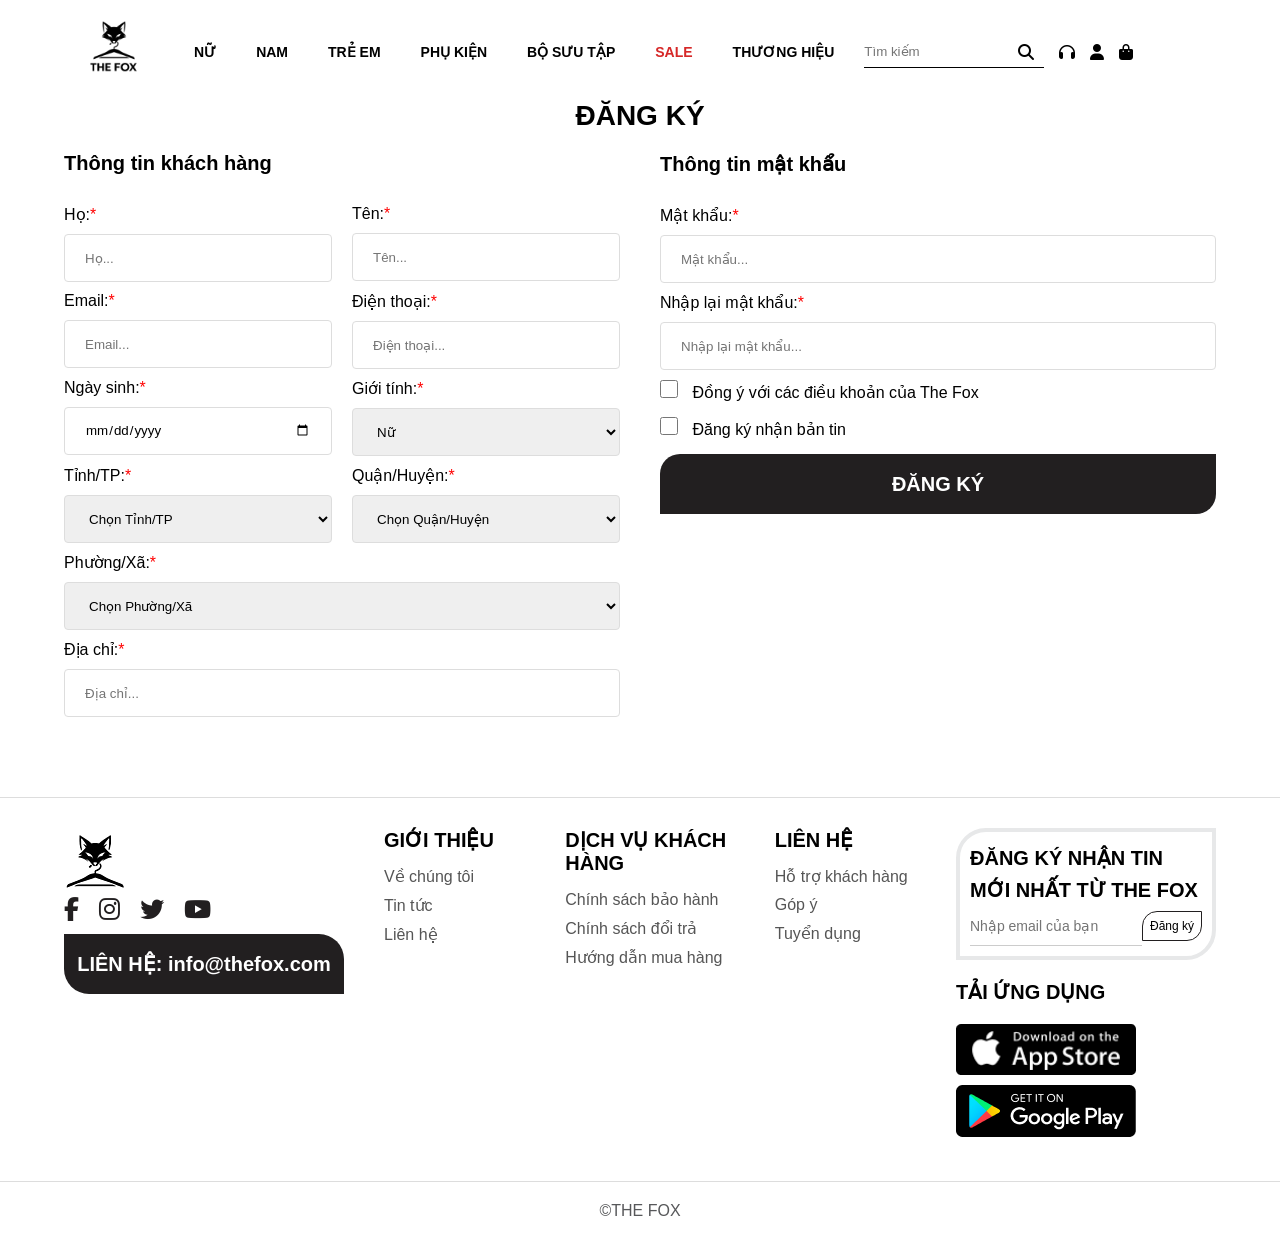
<file: GUI/Html/register.html>
<!DOCTYPE html>
<html lang="en">
<head>

    <meta charset="UTF-8">
    <meta name="viewport" content="width=device-width, initial-scale=1.0">

    <link rel="icon" type="image/x-icon" href="../Images/fashion.ico">
    <link rel="stylesheet"
    href="https://cdnjs.cloudflare.com/ajax/libs/font-awesome/6.5.1/css/all.min.css">
    <!--=========================CSS==========================-->

    <link rel="stylesheet" href="../Css/register.css">
    <link rel="stylesheet" href="../Css/header.css">
    <link rel="stylesheet" href="../Css/footer.css">
    <link rel="stylesheet" href="../Css/gobal.css">

    <title>The Fox</title>
</head>

<body>
<!--=========================HEADER==========================-->
<header id="header">
    <div class="container">
        <!-- LOGO -->
        <div class="header-logo">
            <a href="#">
                <img
                src="../Images/icon.png"
                alt="The Fox Logo"
                class="logo">
            </a>
        </div>
        <!--=========================NAVBAR==========================-->
        <nav class="navbar">
            <ul class="menu">

                <!-- WOMEN -->
                <li class="menu-items">
                    <a href="#">NỮ</a>
                    <div class="mega-menu">
                        <div class="mega-col">
                            <h4><a href="#">ALL ITEMS</a></h4>
                            <ul>
                                <li><a href="#">NEW ARRIVALS</a></li>
                                <li><a href="#">SALE | CHỈ CÓ TẠI ONLINE</a></li>
                            </ul>
                        </div>
                        <div class="mega-col">
                            <h4><a href="#">ÁO</a></h4>
                            <ul>
                                <li><a href="#">Áo thun</a></li>
                                <li><a href="#">Áo sơ mi</a></li>
                                <li><a href="#">Áo croptop</a></li>
                                <li><a href="#">Áo len</a></li>
                                <li><a href="#">Đồ lót</a></li>
                            </ul>
                        </div>
                        <div class="mega-col">
                            <h4><a href="#">QUẦN</a></h4>
                            <ul>
                                <li><a href="#">Quần jean</a></li>
                                <li><a href="#">Quần tây</a></li>
                                <li><a href="#">Quần short</a></li>
                                <li><a href="#">Quần legging</a></li>
                                <li><a href="#">Jumpsuit</a></li>
                            </ul>
                        </div>
                        <div class="mega-col">
                            <h4><a href="#">ĐẦM</a></h4>

                            <ul>
                                <li><a href="#">Đầm thun</a></li>
                                <li><a href="#">Áo dài</a></li>
                                <li><a href="#">Đầm dạ hội</a></li>
                                <li><a href="#">Đầm công sở</a></li>
                                <li><a href="#">Chân váy</a></li>
                            </ul>
                        </div>
                    </div>
                </li>
                <!-- MEN -->
                <li class="menu-items">
                    <a href="#">NAM</a>
                    <div class = "mega-menu">
                        <div class="mega-col">
                            <h4><a href = "#">ALL ITEMS</a></h4>
                        <ul>
                            <li><a href = "#">NEW ARRIVALS</a></li>
                        </ul>
                        </div>
                        <div class="mega-col">
                            <h4> <a href = "#">ÁO</a></h4>
                            <ul>
                                <li><a href = "#">Áo thun</a></li>
                                <li><a href = "#">Áo sơ mi</a></li>
                                <li><a href = "#">Áo polo</a></li>
                                <li><a href = "#">Áo len</a></li>
                                <li><a href = "#">Đồ lót</a></li>
                            </ul>
                        </div>
                        <div class="mega-col">
                            <h4> <a href = "#">QUẦN</a></h4>
                            <ul>
                                <li><a href = "#">Quần jean</a></li>
                                <li><a href = "#">Quần tây</a></li>
                                <li><a href = "#">Quần short</a></li>                      
                            </ul>
                        </div>
                    </div>
                </li>
                <!-- CHILDREN -->

                <li class="menu-items">
                    <a href="#">TRẺ EM</a>
                    <div class = "mega-menu">
                        <div class="mega-col">
                            <h4><a href = "#">ALL ITEMS</a></h4>
                        <ul>
                            <li><a href = "#">NEW ARRIVALS</a></li>
                        </ul>
                        </div>
                        <div class="mega-col">
                            <h4> <a href = "#">ÁO</a></h4>
                            <ul>
                                <li><a href = "#">Áo thun</a></li>
                                <li><a href = "#">Áo sơ mi</a></li>
                                <li><a href = "#">Áo polo</a></li>
                                <li><a href = "#">Áo len</a></li>
                                <li><a href = "#">Đồ lót</a></li>
                            </ul>
                        </div>
                        <div class="mega-col">
                            <h4> <a href = "#">QUẦN</a></h4>
                            <ul>
                                <li><a href = "#">Quần jean</a></li>
                                <li><a href = "#">Quần tây</a></li>
                                <li><a href = "#">Quần short</a></li>                    
                            </ul>
                        </div>
                    </div>
                </li>
                <!-- ACCESSORIES -->

                <li class="menu-items">
                    <a href="#">PHỤ KIỆN</a>
                    <div class = "mega-menu">
                        <div class="mega-col">
                            <h4><a href = "#">ALL ITEMS</a></h4>
                        <ul>
                            <li><a href = "#">NEW ARRIVALS</a></li>
                        </ul>
                        </div>
                        <div class="mega-col">
                            <h4> <a href = "#">VÒNG TAY</a></h4>
                            <ul>
                                <li><a href = "#">Vòng tay bạc</a></li>
                                <li><a href = "#">Vòng tay vàng</a></li>
                                <li><a href = "#">Vòng tay đá</a></li>                   
                            </ul>
                        </div>
                        <div class="mega-col">
                            <h4> <a href = "#">DÂY CHUYỀN</a></h4>
                            <ul>
                                <li><a href = "#">Dây chuyền bạc</a></li>
                                <li><a href = "#">Dây chuyền vàng</a></li>
                                <li><a href = "#">Dây chuyền đá</a></li>                   
                            </ul>
                        </div>
                        <div class="mega-col">
                            <h4><a href = "#">NHẪN</a></h4>
                            <ul>
                                <li><a href = "#">Nhẫn bạc</a></li>
                                <li><a href = "#">Nhẫn vàng</a></li>
                                <li><a href = "#">Nhẫn đá</a></li>                   
                            </ul>
                        </div>
                    </div>
                </li>
                <!-- COLLECTION -->

                <li class="menu-items">
                    <a href="#">BỘ SƯU TẬP</a>
                    <div class = "mega-menu">
                        <div class="mega-col">
                            <h4> <a href = "#">BỘ SƯU TẬP MỚI</a></h4>
                            <ul>
                                <li><a href = "#">Bộ sưu tập Xuân Hè 2026</a></li>
                                <li><a href = "#">Bộ sưu tập Thu Đông 2026</a></li>                    
                            </ul>
                        </div>
                    </div>
                </li>
                <!-- SALE -->

                <li class="sale-menu">
                    <a href="#">SALE</a>
                    <div class = "mega-menu">
                        <div class="mega-col">
                            <h4><a href="#">OUTLET đồ NỮ từ 159k</a></h4>
                            <h4><a href="#">OUTLET đồ NAM từ 159k</a></h4>
                            <h4><a href="#">OUTLET đồ TRẺ EM từ 159k</a></h4>
                            <h4><a href="#">OUTLET PHỤ KIỆN từ 159k</a></h4>
                        </div>
                    </div>           
                </li>
                <!-- BRAND -->

                <li class="menu-items">
                    <a href="#">THƯƠNG HIỆU</a>
                    <div class = "mega-menu">
                        <div class="mega-col">
                            <h4><a href="#">THE FOX</a></h4>
                            <h4><a href="#">THE FOX KIDS</a></h4>
                        </div>
                    </div>
                </li>
            </ul>
        </nav>
        <!--=========================HEADER ACTION==========================-->
        <div class="header-action">
            <!-- SEARCH -->
            <div class="search-box">
                <input type="text" placeholder="Tìm kiếm">
                <i class="fas fa-search"></i>
            </div>
            <a class="fa fa-headphones" href="#"></a>
            <a class="fa fa-user" href="#"></a>
            <a class="fa fa-shopping-bag" href="#"></a>
        </div>
    </div>
</header>

<!--=========================register=========================-->
<section class="register">
    <div class="container">
        <h1 class="register-title">ĐĂNG KÝ</h1>
        <form class="register-wrapper">
            <!-- LEFT -->
            <div class="register-left">
                <h3>Thông tin khách hàng</h3>
                <div class="register-row">
                    <div class="form-group">
                        <label>Họ:<span>*</span></label>
                        <input type="text" placeholder="Họ...">
                    </div>

                    <div class="form-group">
                        <label>Tên:<span>*</span></label>
                        <input type="text" placeholder="Tên...">
                    </div>
                </div>

                <div class="register-row">
                    <div class="form-group">
                        <label>Email:<span>*</span></label>
                        <input type="email" placeholder="Email...">
                    </div>

                    <div class="form-group">
                        <label>Điện thoại:<span>*</span></label>
                        <input type="text" placeholder="Điện thoại...">
                    </div>
                </div>

                <div class="register-row">
                    <div class="form-group">
                        <label>Ngày sinh:<span>*</span></label>
                        <input type="date">
                    </div>

                    <div class="form-group">
                        <label>Giới tính:<span>*</span></label>

                        <select>
                            <option>Nữ</option>
                            <option>Nam</option>
                        </select>
                    </div>
                </div>

                <div class="register-row">
                    <div class="form-group">
                        <label>Tỉnh/TP:<span>*</span></label>
                        <select>
                            <option>Chọn Tỉnh/TP</option>
                        </select>
                    </div>

                    <div class="form-group">
                        <label>Quận/Huyện:<span>*</span></label>
                        <select>
                            <option>Chọn Quận/Huyện</option>
                        </select>
                    </div>
                </div>

                <div class="form-group">
                    <label>Phường/Xã:<span>*</span></label>

                    <select>
                        <option>Chọn Phường/Xã</option>
                    </select>
                </div>

                <div class="form-group">
                    <label>Địa chỉ:<span>*</span></label>
                    <input type="text" placeholder="Địa chỉ...">
                </div>
            </div>


            <!-- RIGHT -->
            <div class="register-right">
                <h3>Thông tin mật khẩu</h3>
                <div class="form-group">
                    <label>Mật khẩu:<span>*</span></label>
                    <input type="password" placeholder="Mật khẩu...">
                </div>

                <div class="form-group">
                    <label>Nhập lại mật khẩu:<span>*</span></label>
                    <input type="password" placeholder="Nhập lại mật khẩu...">
                </div>

                <div class="register-checkbox">
                    <label>
                        <input type="checkbox">
                        Đồng ý với các điều khoản của The Fox
                    </label>
                </div>

                <div class="register-checkbox">
                    <label>
                        <input type="checkbox">
                        Đăng ký nhận bản tin
                    </label>
                </div>

                <button type="submit" class="register-btn">
                    ĐĂNG KÝ
                </button>
            </div>
        </form>
    </div>
</section>

<!--=========================FOOTER==========================-->
<div class="site-bottom">
    <div id="footer">
    <div class="container">
        <div class="footer-wrapper">
            <div class="footer-col">
                <!--LOGO-->
                <div class="footer-logo">
                <img src="../Images/fashion.ico" alt="The Fox Logo">
                </div>
                <!--SOCIAL MEDIA-->
                <div class="footer-social">
                    <a href="#"><i class="fab fa-facebook-f"></i></a>
                    <a href="#"><i class="fab fa-instagram"></i></a>
                    <a href="#"><i class="fab fa-twitter"></i></a>
                    <a href="#"><i class="fab fa-youtube"></i></a>
                </div>
                <!--CONTACT-->
                <div class="footer-contact">
                    <p>LIÊN HỆ: <a href="mailto:info@thefox.com">info@thefox.com</a></p>
                </div>
            </div>
            <div class="footer-col">
                <h4>GIỚI THIỆU</h4>
                <ul>
                    <li><a href="#">Về chúng tôi</a></li>
                    <li><a href="#">Tin tức</a></li>
                    <li><a href="#">Liên hệ</a></li>
                </ul>
            </div>
            <div class="footer-col">
                <h4>DỊCH VỤ KHÁCH HÀNG</h4>
                <ul>
                    <li><a href="#">Chính sách bảo hành</a></li>
                    <li><a href="#">Chính sách đổi trả</a></li>
                    <li><a href="#">Hướng dẫn mua hàng</a></li>
                </ul>
            </div>
            <div class="footer-col">
                <h4>LIÊN HỆ</h4>
                <ul>
                    <li><a href="#">Hỗ trợ khách hàng</a></li>
                    <li><a href="#">Góp ý</a></li>
                    <li><a href="#">Tuyển dụng</a></li>
                </ul>
            </div>
            <div class="footer-col">
                <!--NEW-->
                <div class="footer-new">
                <h3>ĐĂNG KÝ NHẬN TIN MỚI NHẤT TỪ THE FOX</h3>
                    <form action="#" method="post">
                        <input type="email" placeholder="Nhập email của bạn" required>
                        <button type="submit">Đăng ký</button>
                    </form>
                </div>
                <!--Dowload-->
                <div class="footer-download">
                    <div class="footer-download-app">
                        <h4>TẢI ỨNG DỤNG</h4>
                        <a href="#"><img src="../Images/appstore.png" alt="App Store"></a>
                        <a href="#"><img src="../Images/googleplay.png" alt="Google Play"></a>
                    </div>
                </div>   
            </div>
        </div>
    </div>
    </div>
</div>
<footer id="footer-bottom">
    <div class="copy-right">
        <p>©THE FOX</p>
    </div>
</footer>
</body>

<script src="../JS/scroll.js"></script>

</html>
</file>
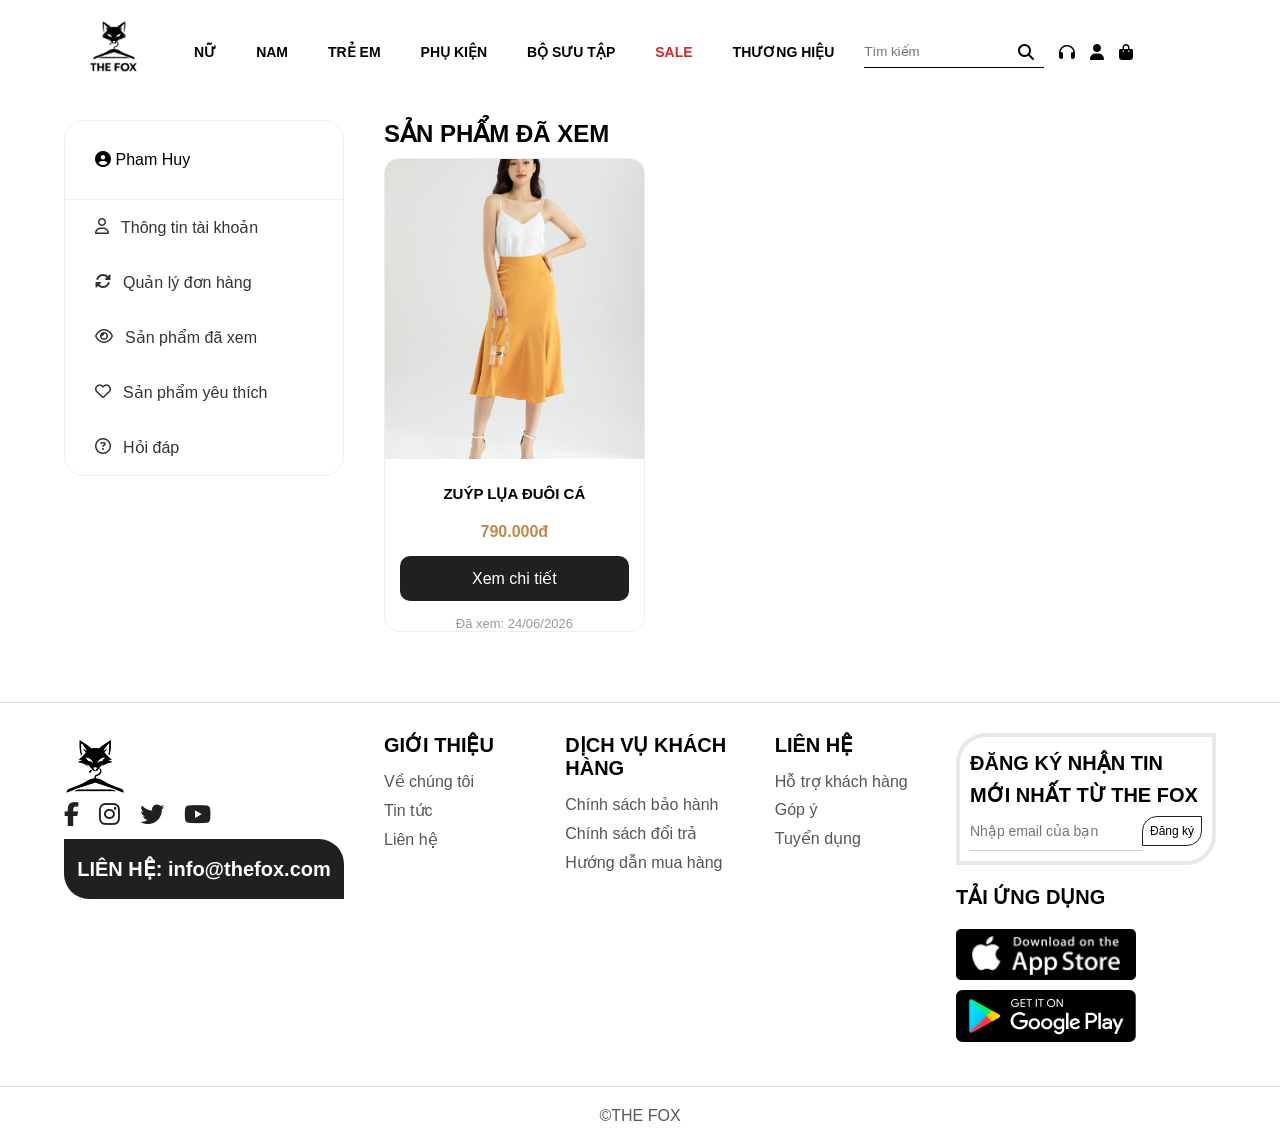
<file: GUI/Html/viewed.html>
<!DOCTYPE html>
<html lang="en">
<head>

    <meta charset="UTF-8">
    <meta name="viewport" content="width=device-width, initial-scale=1.0">

    <link rel="icon" type="image/x-icon" href="../Images/fashion.ico">
    <link rel="stylesheet"
    href="https://cdnjs.cloudflare.com/ajax/libs/font-awesome/6.5.1/css/all.min.css">
    <!--=========================CSS==========================-->

    <link rel="stylesheet" href="../Css/accountSidebar.css">
    <link rel="stylesheet" href="../Css/viewed.css">
    <link rel="stylesheet" href="../Css/header.css">
    <link rel="stylesheet" href="../Css/footer.css">
    <link rel="stylesheet" href="../Css/gobal.css">

    <title>The Fox</title>
</head>

<body>
<!--=========================HEADER==========================-->
<header id="header">
    <div class="container">
        <!-- LOGO -->
        <div class="header-logo">
            <a href="#">
                <img
                src="../Images/icon.png"
                alt="The Fox Logo"
                class="logo">
            </a>
        </div>
        <!--=========================NAVBAR==========================-->
        <nav class="navbar">
            <ul class="menu">

                <!-- WOMEN -->
                <li class="menu-items">
                    <a href="#">NỮ</a>
                    <div class="mega-menu">
                        <div class="mega-col">
                            <h4><a href="#">ALL ITEMS</a></h4>
                            <ul>
                                <li><a href="#">NEW ARRIVALS</a></li>
                                <li><a href="#">SALE | CHỈ CÓ TẠI ONLINE</a></li>
                            </ul>
                        </div>
                        <div class="mega-col">
                            <h4><a href="#">ÁO</a></h4>
                            <ul>
                                <li><a href="#">Áo thun</a></li>
                                <li><a href="#">Áo sơ mi</a></li>
                                <li><a href="#">Áo croptop</a></li>
                                <li><a href="#">Áo len</a></li>
                                <li><a href="#">Đồ lót</a></li>
                            </ul>
                        </div>
                        <div class="mega-col">
                            <h4><a href="#">QUẦN</a></h4>
                            <ul>
                                <li><a href="#">Quần jean</a></li>
                                <li><a href="#">Quần tây</a></li>
                                <li><a href="#">Quần short</a></li>
                                <li><a href="#">Quần legging</a></li>
                                <li><a href="#">Jumpsuit</a></li>
                            </ul>
                        </div>
                        <div class="mega-col">
                            <h4><a href="#">ĐẦM</a></h4>

                            <ul>
                                <li><a href="#">Đầm thun</a></li>
                                <li><a href="#">Áo dài</a></li>
                                <li><a href="#">Đầm dạ hội</a></li>
                                <li><a href="#">Đầm công sở</a></li>
                                <li><a href="#">Chân váy</a></li>
                            </ul>
                        </div>
                    </div>
                </li>
                <!-- MEN -->
                <li class="menu-items">
                    <a href="#">NAM</a>
                    <div class = "mega-menu">
                        <div class="mega-col">
                            <h4><a href = "#">ALL ITEMS</a></h4>
                        <ul>
                            <li><a href = "#">NEW ARRIVALS</a></li>
                        </ul>
                        </div>
                        <div class="mega-col">
                            <h4> <a href = "#">ÁO</a></h4>
                            <ul>
                                <li><a href = "#">Áo thun</a></li>
                                <li><a href = "#">Áo sơ mi</a></li>
                                <li><a href = "#">Áo polo</a></li>
                                <li><a href = "#">Áo len</a></li>
                                <li><a href = "#">Đồ lót</a></li>
                            </ul>
                        </div>
                        <div class="mega-col">
                            <h4> <a href = "#">QUẦN</a></h4>
                            <ul>
                                <li><a href = "#">Quần jean</a></li>
                                <li><a href = "#">Quần tây</a></li>
                                <li><a href = "#">Quần short</a></li>                      
                            </ul>
                        </div>
                    </div>
                </li>
                <!-- CHILDREN -->

                <li class="menu-items">
                    <a href="#">TRẺ EM</a>
                    <div class = "mega-menu">
                        <div class="mega-col">
                            <h4><a href = "#">ALL ITEMS</a></h4>
                        <ul>
                            <li><a href = "#">NEW ARRIVALS</a></li>
                        </ul>
                        </div>
                        <div class="mega-col">
                            <h4> <a href = "#">ÁO</a></h4>
                            <ul>
                                <li><a href = "#">Áo thun</a></li>
                                <li><a href = "#">Áo sơ mi</a></li>
                                <li><a href = "#">Áo polo</a></li>
                                <li><a href = "#">Áo len</a></li>
                                <li><a href = "#">Đồ lót</a></li>
                            </ul>
                        </div>
                        <div class="mega-col">
                            <h4> <a href = "#">QUẦN</a></h4>
                            <ul>
                                <li><a href = "#">Quần jean</a></li>
                                <li><a href = "#">Quần tây</a></li>
                                <li><a href = "#">Quần short</a></li>                    
                            </ul>
                        </div>
                    </div>
                </li>
                <!-- ACCESSORIES -->

                <li class="menu-items">
                    <a href="#">PHỤ KIỆN</a>
                    <div class = "mega-menu">
                        <div class="mega-col">
                            <h4><a href = "#">ALL ITEMS</a></h4>
                        <ul>
                            <li><a href = "#">NEW ARRIVALS</a></li>
                        </ul>
                        </div>
                        <div class="mega-col">
                            <h4> <a href = "#">VÒNG TAY</a></h4>
                            <ul>
                                <li><a href = "#">Vòng tay bạc</a></li>
                                <li><a href = "#">Vòng tay vàng</a></li>
                                <li><a href = "#">Vòng tay đá</a></li>                   
                            </ul>
                        </div>
                        <div class="mega-col">
                            <h4> <a href = "#">DÂY CHUYỀN</a></h4>
                            <ul>
                                <li><a href = "#">Dây chuyền bạc</a></li>
                                <li><a href = "#">Dây chuyền vàng</a></li>
                                <li><a href = "#">Dây chuyền đá</a></li>                   
                            </ul>
                        </div>
                        <div class="mega-col">
                            <h4><a href = "#">NHẪN</a></h4>
                            <ul>
                                <li><a href = "#">Nhẫn bạc</a></li>
                                <li><a href = "#">Nhẫn vàng</a></li>
                                <li><a href = "#">Nhẫn đá</a></li>                   
                            </ul>
                        </div>
                    </div>
                </li>
                <!-- COLLECTION -->

                <li class="menu-items">
                    <a href="#">BỘ SƯU TẬP</a>
                    <div class = "mega-menu">
                        <div class="mega-col">
                            <h4> <a href = "#">BỘ SƯU TẬP MỚI</a></h4>
                            <ul>
                                <li><a href = "#">Bộ sưu tập Xuân Hè 2026</a></li>
                                <li><a href = "#">Bộ sưu tập Thu Đông 2026</a></li>                    
                            </ul>
                        </div>
                    </div>
                </li>
                <!-- SALE -->

                <li class="sale-menu">
                    <a href="#">SALE</a>
                    <div class = "mega-menu">
                        <div class="mega-col">
                            <h4><a href="#">OUTLET đồ NỮ từ 159k</a></h4>
                            <h4><a href="#">OUTLET đồ NAM từ 159k</a></h4>
                            <h4><a href="#">OUTLET đồ TRẺ EM từ 159k</a></h4>
                            <h4><a href="#">OUTLET PHỤ KIỆN từ 159k</a></h4>
                        </div>
                    </div>           
                </li>
                <!-- BRAND -->

                <li class="menu-items">
                    <a href="#">THƯƠNG HIỆU</a>
                    <div class = "mega-menu">
                        <div class="mega-col">
                            <h4><a href="#">THE FOX</a></h4>
                            <h4><a href="#">THE FOX KIDS</a></h4>
                        </div>
                    </div>
                </li>
            </ul>
        </nav>
        <!--=========================HEADER ACTION==========================-->
        <div class="header-action">
            <!-- SEARCH -->
            <div class="search-box">
                <input type="text" placeholder="Tìm kiếm">
                <i class="fas fa-search"></i>
            </div>
            <a class="fa fa-headphones" href="#"></a>
            <a class="fa fa-user" href="#"></a>
            <a class="fa fa-shopping-bag" href="#"></a>
        </div>
    </div>
</header>

<!--=========================Account==========================-->
<section class="account">
    <div class="container">
        <div class="account-wrapper">

            <div class="account-sidebar">
                <div class="account-user">
                    <i class="fa-solid fa-circle-user"></i>
                    <span>Pham Huy</span>
                </div>
                <ul>
                    <li>
                        <a href="account.html">
                            <i class="fa-regular fa-user"></i>
                            Thông tin tài khoản
                        </a>
                    </li>
                    <li>
                        <a href="orders.html">
                            <i class="fa-solid fa-rotate"></i>
                            Quản lý đơn hàng
                        </a>
                    </li>
                    <li>
                        <a href="viewed.html">
                            <i class="fa-regular fa-eye"></i>
                            Sản phẩm đã xem
                        </a>
                    </li>
                    <li>
                        <a href="wishlist.html">
                            <i class="fa-regular fa-heart"></i>
                            Sản phẩm yêu thích
                        </a>
                    </li>
                    <li>
                        <a href="faq.html">
                            <i class="fa-regular fa-circle-question"></i>
                            Hỏi đáp
                        </a>
                    </li>
                </ul>
            </div>

            <div class="account-content">
                <h2>SẢN PHẨM ĐÃ XEM</h2>
                <div class="viewed-grid">
                    <div class="viewed-item">
                        <img src="../Images/sp1.jpg">
                        <h3>ZUÝP LỤA ĐUÔI CÁ</h3>
                        <p class="product-price">790.000đ</p>
                        <a href="#" class="detail-btn">
                            Xem chi tiết
                        </a>
                        <p class="viewed-date">
                            Đã xem: 24/06/2026
                        </p>
                    </div>

                </div>

            </div>
        </div>
    </div>
</section>
<!--=========================FOOTER==========================-->
<div class="site-bottom">
    <div id="footer">
    <div class="container">
        <div class="footer-wrapper">
            <div class="footer-col">
                <!--LOGO-->
                <div class="footer-logo">
                <img src="../Images/fashion.ico" alt="The Fox Logo">
                </div>
                <!--SOCIAL MEDIA-->
                <div class="footer-social">
                    <a href="#"><i class="fab fa-facebook-f"></i></a>
                    <a href="#"><i class="fab fa-instagram"></i></a>
                    <a href="#"><i class="fab fa-twitter"></i></a>
                    <a href="#"><i class="fab fa-youtube"></i></a>
                </div>
                <!--CONTACT-->
                <div class="footer-contact">
                    <p>LIÊN HỆ: <a href="mailto:info@thefox.com">info@thefox.com</a></p>
                </div>
            </div>
            <div class="footer-col">
                <h4>GIỚI THIỆU</h4>
                <ul>
                    <li><a href="#">Về chúng tôi</a></li>
                    <li><a href="#">Tin tức</a></li>
                    <li><a href="#">Liên hệ</a></li>
                </ul>
            </div>
            <div class="footer-col">
                <h4>DỊCH VỤ KHÁCH HÀNG</h4>
                <ul>
                    <li><a href="#">Chính sách bảo hành</a></li>
                    <li><a href="#">Chính sách đổi trả</a></li>
                    <li><a href="#">Hướng dẫn mua hàng</a></li>
                </ul>
            </div>
            <div class="footer-col">
                <h4>LIÊN HỆ</h4>
                <ul>
                    <li><a href="#">Hỗ trợ khách hàng</a></li>
                    <li><a href="#">Góp ý</a></li>
                    <li><a href="#">Tuyển dụng</a></li>
                </ul>
            </div>
            <div class="footer-col">
                <!--NEW-->
                <div class="footer-new">
                <h3>ĐĂNG KÝ NHẬN TIN MỚI NHẤT TỪ THE FOX</h3>
                    <form action="#" method="post">
                        <input type="email" placeholder="Nhập email của bạn" required>
                        <button type="submit">Đăng ký</button>
                    </form>
                </div>
                <!--Dowload-->
                <div class="footer-download">
                    <div class="footer-download-app">
                        <h4>TẢI ỨNG DỤNG</h4>
                        <a href="#"><img src="../Images/appstore.png" alt="App Store"></a>
                        <a href="#"><img src="../Images/googleplay.png" alt="Google Play"></a>
                    </div>
                </div>   
            </div>
        </div>
    </div>
    </div>
</div>
<footer id="footer-bottom">
    <div class="copy-right">
        <p>©THE FOX</p>
    </div>
</footer>
</body>

<script src="../JS/scroll.js"></script>

</html>
</file>
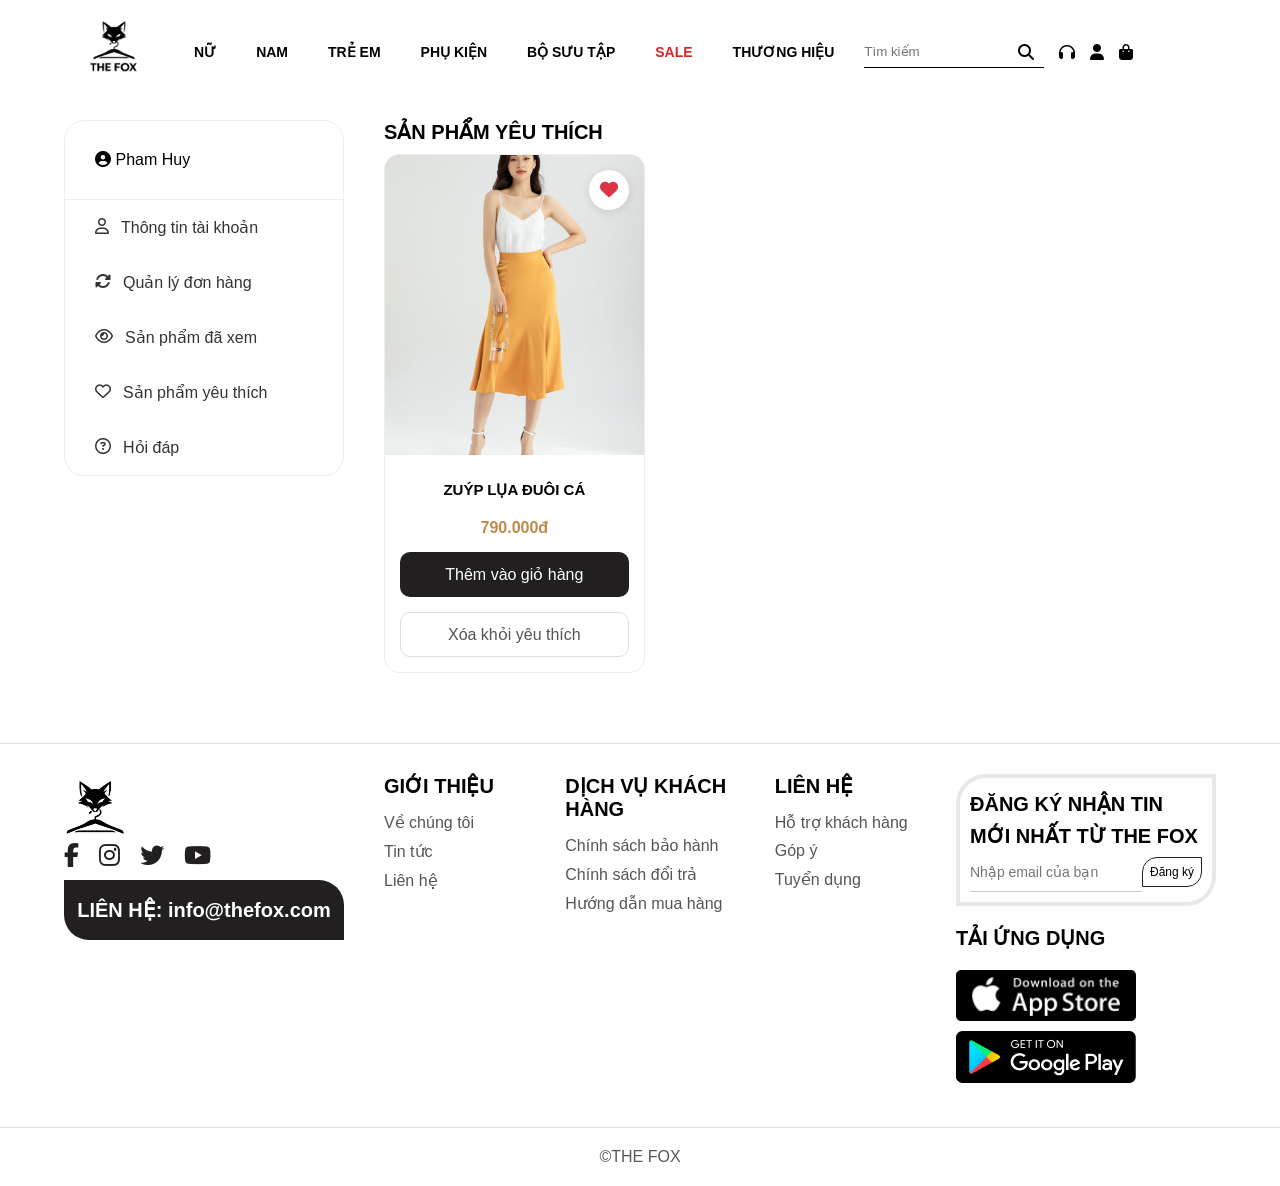
<file: GUI/Html/wishlist.html>
<!DOCTYPE html>
<html lang="en">
<head>

    <meta charset="UTF-8">
    <meta name="viewport" content="width=device-width, initial-scale=1.0">

    <link rel="icon" type="image/x-icon" href="../Images/fashion.ico">
    <link rel="stylesheet"
    href="https://cdnjs.cloudflare.com/ajax/libs/font-awesome/6.5.1/css/all.min.css">
    <!--=========================CSS==========================-->

    <link rel="stylesheet" href="../Css/accountSidebar.css">
    <link rel="stylesheet" href="../Css/wishlist.css">
    <link rel="stylesheet" href="../Css/header.css">
    <link rel="stylesheet" href="../Css/footer.css">
    <link rel="stylesheet" href="../Css/gobal.css">

    <title>The Fox</title>
</head>

<body>
<!--=========================HEADER==========================-->
<header id="header">
    <div class="container">
        <!-- LOGO -->
        <div class="header-logo">
            <a href="#">
                <img
                src="../Images/icon.png"
                alt="The Fox Logo"
                class="logo">
            </a>
        </div>
        <!--=========================NAVBAR==========================-->
        <nav class="navbar">
            <ul class="menu">

                <!-- WOMEN -->
                <li class="menu-items">
                    <a href="#">NỮ</a>
                    <div class="mega-menu">
                        <div class="mega-col">
                            <h4><a href="#">ALL ITEMS</a></h4>
                            <ul>
                                <li><a href="#">NEW ARRIVALS</a></li>
                                <li><a href="#">SALE | CHỈ CÓ TẠI ONLINE</a></li>
                            </ul>
                        </div>
                        <div class="mega-col">
                            <h4><a href="#">ÁO</a></h4>
                            <ul>
                                <li><a href="#">Áo thun</a></li>
                                <li><a href="#">Áo sơ mi</a></li>
                                <li><a href="#">Áo croptop</a></li>
                                <li><a href="#">Áo len</a></li>
                                <li><a href="#">Đồ lót</a></li>
                            </ul>
                        </div>
                        <div class="mega-col">
                            <h4><a href="#">QUẦN</a></h4>
                            <ul>
                                <li><a href="#">Quần jean</a></li>
                                <li><a href="#">Quần tây</a></li>
                                <li><a href="#">Quần short</a></li>
                                <li><a href="#">Quần legging</a></li>
                                <li><a href="#">Jumpsuit</a></li>
                            </ul>
                        </div>
                        <div class="mega-col">
                            <h4><a href="#">ĐẦM</a></h4>

                            <ul>
                                <li><a href="#">Đầm thun</a></li>
                                <li><a href="#">Áo dài</a></li>
                                <li><a href="#">Đầm dạ hội</a></li>
                                <li><a href="#">Đầm công sở</a></li>
                                <li><a href="#">Chân váy</a></li>
                            </ul>
                        </div>
                    </div>
                </li>
                <!-- MEN -->
                <li class="menu-items">
                    <a href="#">NAM</a>
                    <div class = "mega-menu">
                        <div class="mega-col">
                            <h4><a href = "#">ALL ITEMS</a></h4>
                        <ul>
                            <li><a href = "#">NEW ARRIVALS</a></li>
                        </ul>
                        </div>
                        <div class="mega-col">
                            <h4> <a href = "#">ÁO</a></h4>
                            <ul>
                                <li><a href = "#">Áo thun</a></li>
                                <li><a href = "#">Áo sơ mi</a></li>
                                <li><a href = "#">Áo polo</a></li>
                                <li><a href = "#">Áo len</a></li>
                                <li><a href = "#">Đồ lót</a></li>
                            </ul>
                        </div>
                        <div class="mega-col">
                            <h4> <a href = "#">QUẦN</a></h4>
                            <ul>
                                <li><a href = "#">Quần jean</a></li>
                                <li><a href = "#">Quần tây</a></li>
                                <li><a href = "#">Quần short</a></li>                      
                            </ul>
                        </div>
                    </div>
                </li>
                <!-- CHILDREN -->

                <li class="menu-items">
                    <a href="#">TRẺ EM</a>
                    <div class = "mega-menu">
                        <div class="mega-col">
                            <h4><a href = "#">ALL ITEMS</a></h4>
                        <ul>
                            <li><a href = "#">NEW ARRIVALS</a></li>
                        </ul>
                        </div>
                        <div class="mega-col">
                            <h4> <a href = "#">ÁO</a></h4>
                            <ul>
                                <li><a href = "#">Áo thun</a></li>
                                <li><a href = "#">Áo sơ mi</a></li>
                                <li><a href = "#">Áo polo</a></li>
                                <li><a href = "#">Áo len</a></li>
                                <li><a href = "#">Đồ lót</a></li>
                            </ul>
                        </div>
                        <div class="mega-col">
                            <h4> <a href = "#">QUẦN</a></h4>
                            <ul>
                                <li><a href = "#">Quần jean</a></li>
                                <li><a href = "#">Quần tây</a></li>
                                <li><a href = "#">Quần short</a></li>                    
                            </ul>
                        </div>
                    </div>
                </li>
                <!-- ACCESSORIES -->

                <li class="menu-items">
                    <a href="#">PHỤ KIỆN</a>
                    <div class = "mega-menu">
                        <div class="mega-col">
                            <h4><a href = "#">ALL ITEMS</a></h4>
                        <ul>
                            <li><a href = "#">NEW ARRIVALS</a></li>
                        </ul>
                        </div>
                        <div class="mega-col">
                            <h4> <a href = "#">VÒNG TAY</a></h4>
                            <ul>
                                <li><a href = "#">Vòng tay bạc</a></li>
                                <li><a href = "#">Vòng tay vàng</a></li>
                                <li><a href = "#">Vòng tay đá</a></li>                   
                            </ul>
                        </div>
                        <div class="mega-col">
                            <h4> <a href = "#">DÂY CHUYỀN</a></h4>
                            <ul>
                                <li><a href = "#">Dây chuyền bạc</a></li>
                                <li><a href = "#">Dây chuyền vàng</a></li>
                                <li><a href = "#">Dây chuyền đá</a></li>                   
                            </ul>
                        </div>
                        <div class="mega-col">
                            <h4><a href = "#">NHẪN</a></h4>
                            <ul>
                                <li><a href = "#">Nhẫn bạc</a></li>
                                <li><a href = "#">Nhẫn vàng</a></li>
                                <li><a href = "#">Nhẫn đá</a></li>                   
                            </ul>
                        </div>
                    </div>
                </li>
                <!-- COLLECTION -->

                <li class="menu-items">
                    <a href="#">BỘ SƯU TẬP</a>
                    <div class = "mega-menu">
                        <div class="mega-col">
                            <h4> <a href = "#">BỘ SƯU TẬP MỚI</a></h4>
                            <ul>
                                <li><a href = "#">Bộ sưu tập Xuân Hè 2026</a></li>
                                <li><a href = "#">Bộ sưu tập Thu Đông 2026</a></li>                    
                            </ul>
                        </div>
                    </div>
                </li>
                <!-- SALE -->

                <li class="sale-menu">
                    <a href="#">SALE</a>
                    <div class = "mega-menu">
                        <div class="mega-col">
                            <h4><a href="#">OUTLET đồ NỮ từ 159k</a></h4>
                            <h4><a href="#">OUTLET đồ NAM từ 159k</a></h4>
                            <h4><a href="#">OUTLET đồ TRẺ EM từ 159k</a></h4>
                            <h4><a href="#">OUTLET PHỤ KIỆN từ 159k</a></h4>
                        </div>
                    </div>           
                </li>
                <!-- BRAND -->

                <li class="menu-items">
                    <a href="#">THƯƠNG HIỆU</a>
                    <div class = "mega-menu">
                        <div class="mega-col">
                            <h4><a href="#">THE FOX</a></h4>
                            <h4><a href="#">THE FOX KIDS</a></h4>
                        </div>
                    </div>
                </li>
            </ul>
        </nav>
        <!--=========================HEADER ACTION==========================-->
        <div class="header-action">
            <!-- SEARCH -->
            <div class="search-box">
                <input type="text" placeholder="Tìm kiếm">
                <i class="fas fa-search"></i>
            </div>
            <a class="fa fa-headphones" href="#"></a>
            <a class="fa fa-user" href="#"></a>
            <a class="fa fa-shopping-bag" href="#"></a>
        </div>
    </div>
</header>

<!--=========================Account==========================-->
<section class="account">
    <div class="container">
        <div class="account-wrapper">

            <div class="account-sidebar">
                <div class="account-user">
                    <i class="fa-solid fa-circle-user"></i>
                    <span>Pham Huy</span>
                </div>
                <ul>
                    <li>
                        <a href="account.html">
                            <i class="fa-regular fa-user"></i>
                            Thông tin tài khoản
                        </a>
                    </li>
                    <li>
                        <a href="orders.html">
                            <i class="fa-solid fa-rotate"></i>
                            Quản lý đơn hàng
                        </a>
                    </li>
                    <li>
                        <a href="viewed.html">
                            <i class="fa-regular fa-eye"></i>
                            Sản phẩm đã xem
                        </a>
                    </li>
                    <li>
                        <a href="wishlist.html">
                            <i class="fa-regular fa-heart"></i>
                            Sản phẩm yêu thích
                        </a>
                    </li>
                    <li>
                        <a href="faq.html">
                            <i class="fa-regular fa-circle-question"></i>
                            Hỏi đáp
                        </a>
                    </li>
                </ul>
            </div>

            <div class="account-content">
                <h2>SẢN PHẨM YÊU THÍCH</h2>
                <div class="wishlist-grid">
                    <!-- card product -->
                    <div class="wish-item">
                        <div class="wish-image">
                            <img src="../Images/sp1.jpg">
                            <a href="#" class="heart-btn">
                                <i class="fa-solid fa-heart"></i>
                            </a>
                        </div>
                        <h3>ZUÝP LỤA ĐUÔI CÁ</h3>
                        <p class="product-price">790.000đ</p>
                        <a href="#" class="addCart-btn">
                            Thêm vào giỏ hàng
                        </a>
                        <a href="#" class="delete-btn">
                            Xóa khỏi yêu thích
                        </a>
                    </div>
                </div>
            </div>
        </div>
    </div>
</section>
<!--=========================FOOTER==========================-->
<div class="site-bottom">
    <div id="footer">
    <div class="container">
        <div class="footer-wrapper">
            <div class="footer-col">
                <!--LOGO-->
                <div class="footer-logo">
                <img src="../Images/fashion.ico" alt="The Fox Logo">
                </div>
                <!--SOCIAL MEDIA-->
                <div class="footer-social">
                    <a href="#"><i class="fab fa-facebook-f"></i></a>
                    <a href="#"><i class="fab fa-instagram"></i></a>
                    <a href="#"><i class="fab fa-twitter"></i></a>
                    <a href="#"><i class="fab fa-youtube"></i></a>
                </div>
                <!--CONTACT-->
                <div class="footer-contact">
                    <p>LIÊN HỆ: <a href="mailto:info@thefox.com">info@thefox.com</a></p>
                </div>
            </div>
            <div class="footer-col">
                <h4>GIỚI THIỆU</h4>
                <ul>
                    <li><a href="#">Về chúng tôi</a></li>
                    <li><a href="#">Tin tức</a></li>
                    <li><a href="#">Liên hệ</a></li>
                </ul>
            </div>
            <div class="footer-col">
                <h4>DỊCH VỤ KHÁCH HÀNG</h4>
                <ul>
                    <li><a href="#">Chính sách bảo hành</a></li>
                    <li><a href="#">Chính sách đổi trả</a></li>
                    <li><a href="#">Hướng dẫn mua hàng</a></li>
                </ul>
            </div>
            <div class="footer-col">
                <h4>LIÊN HỆ</h4>
                <ul>
                    <li><a href="#">Hỗ trợ khách hàng</a></li>
                    <li><a href="#">Góp ý</a></li>
                    <li><a href="#">Tuyển dụng</a></li>
                </ul>
            </div>
            <div class="footer-col">
                <!--NEW-->
                <div class="footer-new">
                <h3>ĐĂNG KÝ NHẬN TIN MỚI NHẤT TỪ THE FOX</h3>
                    <form action="#" method="post">
                        <input type="email" placeholder="Nhập email của bạn" required>
                        <button type="submit">Đăng ký</button>
                    </form>
                </div>
                <!--Dowload-->
                <div class="footer-download">
                    <div class="footer-download-app">
                        <h4>TẢI ỨNG DỤNG</h4>
                        <a href="#"><img src="../Images/appstore.png" alt="App Store"></a>
                        <a href="#"><img src="../Images/googleplay.png" alt="Google Play"></a>
                    </div>
                </div>   
            </div>
        </div>
    </div>
    </div>
</div>
<footer id="footer-bottom">
    <div class="copy-right">
        <p>©THE FOX</p>
    </div>
</footer>
</body>

<script src="../JS/scroll.js"></script>

</html>
</file>
<file: GUI/Css/mainstyle.css>
.home-banner{
    width:100vw;
    overflow:hidden;
    position:relative;
    top:-20px;
}
.banner-item{
    position:relative;
    display:block;
    padding-top:56.25%;
    transition:.3s;
}
/* IMAGE */
.banner-item img{
    position:absolute;
    top:0;
    left:0;
    width:100%;
    height:100%;
    opacity:0;
}
.banner-item::after{
    content:"";
    position:absolute;
    inset:0;

    background:
    linear-gradient(
        to top,
        rgba(0,0,0,.25),
        transparent
    );
}
/* BUTTON */
.banner-prev,
.banner-next{
    position:absolute;

    top:50%;

    transform:
    translateY(-50%);

    width:55px;
    height:55px;

    border:none;
    border-radius:50%;

    cursor:pointer;

    display:flex;
    justify-content:center;
    align-items:center;

    background:
    rgba(255,255,255,.85);

    transition:.3s;

    z-index:10;

    box-shadow:
    0 3px 10px
    rgba(0,0,0,.1);
}
.banner-prev{
    left:20px;
}
.banner-next{
    right:20px;
}
.banner-prev:hover,
.banner-next:hover{
    transform:
    translateY(-50%)
    scale(1.05);
}
.banner-prev i,
.banner-next i{
    font-size:16px;
    color:#444;
}
/* DOT */
.banner-dots{
    position:absolute;

    bottom:25px;
    left:50%;

    transform:
    translateX(-50%);

    display:flex;
    gap:12px;

    z-index:10;
}
.banner-dot{
    width:12px;
    height:12px;

    border-radius:50%;

    border:1px solid white;

    cursor:pointer;

    transition:.3s;
}

.banner-dot.active{
    background:white;
}
.banner-dot:hover{
    background:
    rgba(255,255,255,.7);
}
</file>
<file: GUI/Css/header.css>
/*=========================
HEADER
==========================*/
#header{
    position:fixed;
    top:0;
    left:0;
    z-index:1000;

    width:100%;
    height:80px;

    background-color:rgba(255, 255, 255, 0.3);
    transition:.3s ease;
}
#header.active{
    background:#fff;
    box-shadow:
    0 2px 10px rgba(0,0,0,.08);
}
#header .container{
    display:flex;
    justify-content:space-between;
    align-items:center;
}
/*=========================
LOGO
==========================*/
.header-logo{
    flex:0;
    padding-right:20px;
}
.logo{
    width:100px;
    object-fit:contain;
    filter:brightness(0);
}
/*=========================
MENU
==========================*/
.menu{
    flex:4;

    display:flex;
    gap:20px;

    white-space:nowrap;
    position:relative;
}
.menu>li{
    position:static;
}
.menu>li>a{
    display:flex;
    align-items:center;

    height:60px;
    padding:0 10px;

    font-size:14px;
    font-weight:bold;

    transition:.3s;
}
.menu>li>a:hover{
    color:#c19a6b;
}
/*=========================
MEGA MENU
==========================*/
.menu>li:hover .mega-menu{
    opacity:1;
    visibility:visible;
    top:60px;
}
.mega-menu{
    position:absolute;
    left:0;
    top:80px;
    width:1000px;
    display:flex;
    gap:60px;
    padding:25px;
    background:white;
    opacity:0;
    visibility:hidden;
    transition:.3s ease;
    z-index:999;
    box-shadow:0 5px 15px rgba(0,0,0,.1);
}
.mega-col{
    min-width:90px;
}
.mega-col h4{
    margin-bottom:15px;
    font-size:15px;
    font-weight:bold;
}
.mega-col h4 a{
    font-size:17px;
    font-weight:bold;
    transition:.3s;
}
.mega-col h4 a:hover{
    color:#c19a6b;
}
.mega-col ul li{
    margin-bottom:12px;
}
.mega-col ul li a{
    color:#555;
    font-size:14px;
    transition:.3s;
}
.mega-col ul li a:hover{
    color:#c19a6b;
}

/*=========================SALE MENU==========================*/
.sale-menu>a{
    color:#d62828;
}
.sale-menu>a:hover{
    color:#ff4d4d;
}
.sale-menu .mega-col h4 a{
    color:#d62828;
    font-size:16px;
    font-weight:700;
}
/*=========================HEADER ACTION==========================*/
.header-action{
    flex:2;
    display:flex;
    align-items:center;
    padding-left:20px;
    gap:15px;
}
.search-box{
    position:relative;
}
.search-box input{
    width:180px;
    height:32px;
    border:none;
    outline:none;
    background:transparent;
    border-bottom:1px solid black;
    padding-right:30px;
    transition:.3s;
}
.search-box input:focus{
    border-bottom:1px solid #c19a6b;
}
.search-box i{
    position:absolute;
    right:10px;
    top:50%;
    transform:
    translateY(-50%);
}
.header-action a{
    transition:.3s;
}
.header-action a:hover{
    color:#c19a6b;
}
</file>
<file: GUI/Css/footer.css>
.site-bottom{
    width:100%;
    margin-top:10px;
    padding-top:30px;
    background:#ffffff;
    border-top:1px solid #ddd;
}
#footer .container{
    width:90%;
    margin:auto;
}
/*=========================FOOTER WRAPPER==========================*/
.footer-wrapper{
    display:grid;
    grid-template-columns:1.2fr 1fr 1.2fr 1fr 1.5fr;
    gap:40px;
}
/*=========================FOOTER CONTENT==========================*/
.footer-col h4{
    font-size:20px;
    font-weight:bold;
    margin-bottom:15px;
}
.footer-col ul li{
    margin-bottom:10px;
}
.footer-col ul li a{
    color:#555;
    font-size:16px;
    font-weight:normal;
    transition:.3s;
}
.footer-col ul li a:hover{
    color:#c19a6b;
}
/*=========================LOGO + SOCIAL==========================*/
.footer-logo img{
    filter:brightness(0);
}
.footer-social{
    display:flex;
    align-items:center;
    gap:20px;
    margin-bottom:10px;
}
.footer-social a{
    color:#221f20;
    font-size:24px;
    transition:.3s;
}
.footer-social a:hover{
    color:#c19a6b;
    transform:
    translateY(-3px);
}
/*=========================CONTACT==========================*/
.footer-contact{
    width:280px;
    height:60px;
    display:flex;
    justify-content:center;
    align-items:center;
    margin-top:10px;
    background:#221f20;
    color:#fff;
    border-radius:0 25px;
    font-size:20px;
    font-weight:700;
}
.footer-contact a{
    color:#fff;
}
.footer-new{
    width:260px;
    border:4px solid #e7e8e9;
    border-radius:30px 0 30px 0;
}
.footer-new h3{
    font-size:20px;
    font-weight:600;
    line-height:32px;
    padding:10px 10px 0;
}
.footer-new form{
    display:flex;
    align-items:center;
    padding:0 10px 10px;
}
.footer-new input{
    flex:1;
    width:100%;
    height:40px;
    border:none;
    outline:none;
    background:transparent;
    border-bottom:1px solid #ccc;
    font-size:14px;
}
.footer-new button{
    min-width:60px;
    height:30px;
    border:1px solid #221f20;
    border-radius:15px 0 15px 0;
    background:transparent;
    cursor:pointer;
    transition:.3s;
    font-size:12px;
}
.footer-new button:hover{
    background:#000;
    color:#fff;
}
/*=========================DOWNLOAD APP==========================*/
.footer-download h4{
    margin-top:20px;
}
.footer-download-app{
    display:flex;
    flex-direction:column;

    gap:5px;
}
.footer-download-app img{
    width:180px;
}
/*=========================COPY RIGHT==========================*/
#footer-bottom{
    width:100%;
    padding:0 0 20px;
}
.copy-right{
    margin-top:40px;
    text-align:center;
    border-top:
    1px solid #ddd;
}
.copy-right p{
    margin-top:20px;
    color:#57585a;
    font-size:16px;
}
</file>
<file: GUI/Css/gobal.css>
*{
    margin:0;
    padding:0;
    box-sizing:border-box;
    font-family:Arial,Helvetica,sans-serif;
}

:root{

    --primary:#BF8A49;
    --dark:#221f20;
    --gray:#666;
    --light:#ddd;

    --transition:.3s ease;

}

body{
    overflow-x:hidden;
}

.container{
    width:90%;
    max-width:1200px;
    margin:auto;
}

.row{
    display:flex;
    flex-wrap:wrap;
}

a{
    text-decoration:none;
    color:black;
}

li{
    list-style:none;
}
</file>
<file: GUI/Css/accountSidebar.css>
.account{
    padding: 120px 0 60px 0;
}
.account-wrapper{
    display:flex;
    gap:40px;
    align-items:flex-start;
}
.account-sidebar{
    width:280px;
    flex-shrink:0;
}
.account-content{
    flex:1;
}
.account-sidebar{
    border:1px solid #eee;
    border-radius:20px;
    overflow:hidden;
}
.account-user{
    padding:30px;
    border-bottom:1px solid #eee;
}
.account-sidebar ul{
    list-style:none;
}
.account-sidebar li a{
    display:flex;
    gap:12px;
    padding:18px 30px;
    text-decoration:none;
    color:#333;
}
</file>
<file: GUI/Css/account.css>
.account-content{
    flex:1;
    background:#fff;
    border:1px solid #eee;
    border-radius:20px;
    padding:40px;
}
.account-content h2{
    font-size:28px;
    margin-bottom:30px;
    font-weight:600;
    color:#221f20;
}
.profile-form{
    max-width:800px;
}
.profile-form .form-group{
    margin-bottom:25px;
}
.profile-form label{
    display:block;
    margin-bottom:10px;
    font-size:15px;
    font-weight:600;
    color:#444;
}
.profile-form input{
    width:100%;
    height:55px;
    border:1px solid #ddd;
    border-radius:8px;
    padding:0 18px;
    font-size:15px;
    transition:.3s;
}
.profile-form input:hover{
    border-color:#BF8A49;
}
.profile-form input:focus{
    outline:none;
    border-color:#BF8A49;
    box-shadow:0 0 5px rgba(191,138,73,.2);
}
.form-row{
    display:grid;
    grid-template-columns:1fr 1fr;
    gap:20px;
}
.primary-btn{
    min-width:180px;
    height:55px;
    border:none;
    border-radius:20px 0 20px 0;
    background:#221f20;
    color:#fff;
    font-size:16px;
    font-weight:600;
    cursor:pointer;
    transition:.3s;
}
.primary-btn:hover{
    background:#BF8A49;
    transform:translateY(-2px);
}
</file>
<file: GUI/Css/cart.css>
.cart{
    padding:120px 0 80px;
}

/*=========================PROCESS==========================*/
.cart-process{
    display:flex;
    justify-content:space-between;
    align-items:center;
    position:relative;
    margin-bottom:60px;
    border:1px solid #eee;
    border-radius:20px;
    padding:30px;
}
.cart-process::before{
    content:"";
    position:absolute;
    top:42px;
    left:80px;
    right:80px;
    height:2px;
    background:#eee;
    z-index:1;
}
.cart-process-item{
    position:relative;
    z-index:2;
    text-align:center;
}
.cart-process-item span{
    width:30px;
    height:30px;
    display:block;
    margin:auto auto 12px;
    border-radius:50%;
    border:2px solid #ddd;
    background:white;
}
.cart-process-item.active span{
    background:#BF8A49;;
    border-color:#BF8A49;;
}
.cart-process-item p{
    font-size:15px;
}
/*=========================TITLE==========================*/
.cart-title{
   margin-bottom:40px;
}
.cart-title h1{
    font-size:40px;
    font-weight:700;
}
.cart-title span{
    color:#BF8A49;
}

/*=========================CONTENT==========================*/
.cart-content{
    display:flex;
    align-items:flex-start;
    justify-content:space-between;
    gap:40px;
}

/*=========================LEFT==========================*/
.cart-left{
    width:65%;
}

/*=========================ITEM==========================*/
.cart-item{
    display:flex;
    align-items:center;
    gap:20px;
    padding:25px 0;
    border-bottom:
    1px solid #eee;
}

/* IMAGE */
.cart-item-image{
    width:120px;
}
.cart-item-image img{
    width:100%;
}

/* INFO */
.cart-item-info{
    flex:1;
}
.cart-item-info h3{
    font-size:22px;
    margin-bottom:15px;
}
.cart-item-info p{
    color:#666;
    margin-bottom:8px;
}
/* PRICE */
.cart-item-price{
    width:120px;
    text-align:center;
}
.cart-item-price p{
    font-size:18px;
    color:#666;
}

/*=========================QUANTITY==========================*/
.cart-item-quantity{
    width:120px;
    height:45px;
    display:flex;
    border:
    1px solid #ddd;
    border-radius:25px;
}
.cart-item-quantity button{
    width:35%;
    border:none;
    background:white;
    cursor:pointer;
    font-size:18px;
}
.cart-item-quantity input{
    width:30%;
    border:none;
    text-align:center;
    outline:none;
}

/*=========================TOTAL==========================*/
.cart-item-total{
    width:150px;
    text-align:center;
}
.cart-item-total p{
    font-size:22px;
    font-weight:700;
    color:#BF8A49;
}

/* DELETE */
.cart-item-delete{
    width:50px;
    text-align:center;
    cursor:pointer;
    transition:.3s;
}
.cart-item-delete:hover{
    color:red;
}

/*=========================RIGHT==========================*/
.cart-right{
    width:35%;
}
.cart-summary{
    position:sticky;
    top:120px;
    padding:30px;
    border:1px solid #eee;
    border-radius:25px;
    background:white;
}
.cart-summary h2{
    margin-bottom:30px;
    font-size:28px;
}

/* SUMMARY ITEM */
.cart-summary-item{
    display:flex;
    justify-content:space-between;
    margin-bottom:25px;
}
.cart-summary-item.total{
    padding-top:20px;
    border-top:
    1px solid #eee;
}
.cart-summary-item.total span{
    font-size:26px;
    font-weight:700;
    color:#BF8A49;
}

/*=========================BUTTON==========================*/
.cart-order{
    width:100%;
    height:55px;
    border:none;
    border-radius:30px;
    background:#221f20;
    color:white;
    cursor:pointer;
    margin-bottom:15px;
    transition:.3s;
}
.cart-order:hover{
    background:#BF8A49;
}
.continue-shopping{
    width:100%;
    height:55px;
    border:1px solid #ddd;
    border-radius:30px;
    background:white;
    cursor:pointer;
    transition:.3s;
}
.continue-shopping:hover{
    border-color:#BF8A49;
    color:#BF8A49;
}

/*=========================CART RESPONSIVE==========================*/
@media(max-width:992px){
    .cart-content{
        flex-direction:column;
    }
    .cart-left,
    .cart-right{
        width:100%;
    }
}
@media(max-width:768px){
    .cart-item{
        flex-wrap:wrap;
    }
    .cart-item-image{
        width:100%;
    }
}
</file>
<file: GUI/Css/cartegory.css>
/*=========================CATEGORY==========================*/
.cartegory{
    padding:120px 0 50px 0;
}

/*=========================BREADCRUMB==========================*/
.cartegory-top{
    display:flex;
    align-items:center;
    justify-content:flex-start;
    gap:12px;
    margin-bottom:30px;
}
.cartegory-top p,
.cartegory-top span{
    margin:0;
    font-size:12px;
    color:#666;
}

/*=========================CATEGORY LAYOUT=========================*/
.cartegory .row{
    justify-content:space-between;
}

.cartegory-left{
    width:20%;
    padding-right:40px;
}

.cartegory-right{
    width:80%;
}

/*=========================LEFT SIDEBAR==========================*/
.cartegory-left>ul>li{
    padding:15px 0;

    border-bottom:
    1px solid #eee;
}

/*=========================CATEGORY TITLE==========================*/
.cartegory-title{
    display:flex;
    justify-content:space-between;
    align-items:center;

    cursor:pointer;
}
.cartegory-title a{
    font-size:16px;

    transition:.3s;
}
.cartegory-title a:hover{
    color:#BF8A49;
}
.cartegory-title span{
    font-size:18px;

    transition:
    transform .3s ease;
}

/*=========================SUB MENU==========================*/
.cartegory-left-li ul{
    max-height:0;
    overflow:hidden;

    margin-top:0;
    padding-left:15px;
    transition:
    max-height .5s ease,
    margin-top .3s ease;
}
.cartegory-left-li ul li{
    padding:8px 0;
}
.cartegory-left-li ul li a{
    font-size:13px;
    color:#666;

    transition:.3s;
}
.cartegory-left-li ul li a:hover{
    color:#BF8A49;
}

/*=========================ACTIVE==========================*/
.cartegory-left-li.active ul{
    max-height:500px;
    margin-top:10px;
}
.cartegory-left-li.active span{
    transform:
    rotate(45deg);
}

/*=========================RIGHT TOP==========================*/
.cartegory-right-top{
    display:flex;
    justify-content:space-between;
    align-items:center;
    margin-bottom:20px;
}
.cartegory-right-top-item:first-child{
    flex:3;
}
.cartegory-right-top-item:first-child p{
    font-size:28px;
    font-weight:550;
}
.cartegory-right-top-item{
    flex:1;
    padding-left:20px;
}
.cartegory-right-top-item button,
.cartegory-right-top-item select{
    width:100%;
    height:45px;
    border-radius: 20px;
    border:1px solid #ddd;
    padding:0 15px;
    background:#fff;
    cursor:pointer;
    font-size:14px;
    transition:.3s;
}
.cartegory-right-top-item button:hover,
.cartegory-right-top-item select:hover{
    border-color:#BF8A49;
}

/*=========================PRODUCT GRID==========================*/
.cartegory-right-content{
    display:flex;
    flex-wrap:wrap;
    gap:25px;
}
.cartegory-right-content-item{
    width:calc(25% - 19px);
    margin-bottom:40px;
    text-align:center;
    cursor:pointer;
}
.cartegory-right-content-item img{
    width:100%;
    display:block;
    transition:.5s;
}
.cartegory-right-content-item:hover img{
    transform:
    scale(1.03);
}
.cartegory-right-content-item h1{
    margin:15px 0 10px;
    font-size:14px;
    font-weight:500;
    line-height:22px;
}
.cartegory-right-content-item p{
    color:#BF8A49;
    font-size:16px;
    font-weight:700;
}

/*=========================PAGINATION==========================*/
.cartegory-right-bottom{
    display:flex;
    justify-content:center;
    margin-top:25px;
}
.pagination{
    display:flex;
    align-items:center;
    gap:12px;
}
.page-btn{
    min-width:45px;
    height:35px;

    display:flex;
    justify-content:center;
    align-items:center;

    border-radius: 10px;
    border:1px solid #ddd;
    color:#555;
    transition:.3s;
}
.page-btn:hover{
    border-color:#221f20;
    color:#221f20;
}
.page-btn.active{
    background:#221f20;
    color:#fff;
}
.page-btn.last{
    padding:0 20px;
}

/*=========================CATEGORY RESPONSIVE==========================*/
@media(max-width:992px){
    .cartegory-left{
        width:100%;
        margin-bottom:40px;
    }
    .cartegory-right{
        width:100%;
    }
    .cartegory-right-content{
        grid-template-columns:
        repeat(2,1fr);

    }
}
@media(max-width:768px){
    .cartegory-right-content{
        grid-template-columns:1fr;
    }
}
</file>
<file: GUI/Css/delivery.css>
.delivery{
    padding:120px 0 80px;
}
/*=========================PROCESS==========================*/
.delivery-process{
    display:flex;
    justify-content:space-between;
    align-items:center;
    position:relative;
    margin-bottom:60px;
    padding:30px;
    border:1px solid #eee;
    border-radius:20px;
}
.delivery-process::before{
    content:"";
    position:absolute;
    top:42px;
    left:80px;
    right:80px;
    height:2px;
    background:#eee;
    z-index:1;
}
.delivery-process-item{
    position:relative;
    z-index:2;
    text-align:center;
}
.delivery-process-item span{
    width:30px;
    height:30px;
    display:flex;
    justify-content:center;
    align-items:center;
    margin:auto auto 12px;
    border-radius:50%;
    border:2px solid #ddd;
    background:white;
}
.delivery-process-item.completed span{
    background:#221f20;
    border-color:#221f20;
    color:white;
}
.delivery-process-item.active span{
    background:#BF8A49;
    border-color:#BF8A49;
}
.delivery-process-item p{
    font-size:15px;
    font-weight:600;
}

/*=========================CONTENT==========================*/
.delivery-content{
    display:flex;
    justify-content:space-between;
    align-items:flex-start;
    gap:40px;
}

/*=========================LEFT==========================*/
.delivery-left{
    width:65%;
}

/*=========================SECTION TITLE==========================*/
.delivery-section{
    margin-bottom:25px;
}
.delivery-section h2{
    font-size:28px;
    font-weight:700;
}

/*=========================FORM==========================*/
.delivery-form{
    margin-bottom:50px;
}
.form-row{
    margin-bottom:20px;
}

.form-row input,
.form-row select,
.form-row textarea{
    width:100%;
    height:55px;
    border:1px solid #ddd;
    border-radius:10px;
    padding:0 20px;
    outline:none;
    transition:.3s;
}
.form-row textarea{
    height:120px;
    resize:none;
    padding-top:15px;
}

.form-row input:focus,
.form-row select:focus,
.form-row textarea:focus{
    border-color:#BF8A49;
}

/*=========================2 COLUMN==========================*/
.two-column{
    display:grid;
    grid-template-columns:1fr 1fr;
    gap:20px;
}

/*=========================3 COLUMN==========================*/
.three-column{
    display:grid;
    grid-template-columns:
    1fr 1fr 1fr;
    gap:20px;
}

/*=========================DELIVERY METHOD==========================*/
.delivery-method{
    border:1px solid #eee;
    border-radius:15px;
    overflow:hidden;
}
.delivery-method-item{
    display:flex;
    justify-content:space-between;
    align-items:center;
    padding:20px;
    border-bottom:1px solid #eee;
}
.delivery-method-item:last-child{
    border-bottom:none;
}
.delivery-method-item label{
    cursor:pointer;
}
.delivery-method-item input{
    margin-right:10px;
}
.delivery-method-item span{
    font-weight:700;
    color:#BF8A49;
}

/*=========================RIGHT==========================*/
.delivery-right{
    width:35%;
}

/*=========================SUMMARY==========================*/
.delivery-summary{
    position:sticky;
    top:120px;
    padding:30px;
    border:1px solid #eee;
    border-radius:20px;
    background:#fff;
}
.delivery-summary h2{
    font-size:28px;
    margin-bottom:30px;
}

/*=========================PRODUCT==========================*/
.delivery-product{
    display:flex;
    gap:15px;
    align-items:center;
    margin-bottom:20px;
    padding-bottom:20px;
    border-bottom:1px solid #eee;
}
.delivery-product img{
    width:80px;
    border-radius:10px;
}
.delivery-product-info{
    flex:1;
}
.delivery-product-info h4{
    margin-bottom:8px;
}
.delivery-product-info p{
    font-size:14px;
    color:#666;
}
.delivery-product span{
    color:#BF8A49;
    font-weight:700;
}

/*=========================VOUCHER==========================*/
.voucher-box{
    display:flex;
    gap:10px;
    margin-bottom:30px;
}
.voucher-box input{
    flex:1;
    height:45px;
    border:1px solid #ddd;
    border-radius:10px;
    padding:0 15px;
}
.voucher-box button{
    padding:0 20px;
    border:none;
    border-radius:10px;
    background:#221f20;
    color:white;
    cursor:pointer;
}

/*=========================SUMMARY ITEM==========================*/
.summary-item{
    display:flex;
    justify-content:space-between;
    margin-bottom:20px;
}
.summary-item.total{
    padding-top:20px;
    border-top:1px solid #eee;
}
.summary-item.total span{
    font-size:24px;
    font-weight:700;
    color:#BF8A49;
}

/*=========================BUTTON==========================*/
.delivery-btn{
    width:100%;
    height:55px;
    border:none;
    border-radius:30px;
    background:#221f20;
    color:white;
    cursor:pointer;
    margin-top:20px;
    transition:.3s;
}
.delivery-btn:hover{
    background:#BF8A49;
}

/*=========================RESPONSIVE==========================*/
@media(max-width:992px){
    .delivery-content{
        flex-direction:column;
    }
    .delivery-left,
    .delivery-right{
        width:100%;
    }
    .delivery-summary{
        position:static;
    }
}
@media(max-width:768px){
    .two-column,
    .three-column{
        grid-template-columns:1fr;
    }
}
</file>
<file: GUI/Css/faq.css>
.faq-list{
    margin-top: 10px;
}
.faq-item{
    border:1px solid #eee;
    border-radius:12px;
    margin-bottom:15px;
    overflow:hidden;
}
.faq-question{
    display:flex;
    justify-content:space-between;
    align-items:center;
    padding:20px;
    cursor:pointer;
    font-weight:600;
}
.faq-answer{
    display:none;
    padding:0 20px 20px;
    color:#666;
    line-height:1.7;
}
.faq-answer.show{
    display:block;
}
</file>
<file: GUI/Css/auth.css>
.login{
    padding: 120px 0 60px 0;
}
.login-wrapper{
    display:flex;
}
.login-left{
    width:50%;
    padding-right:80px;
}
.login-right{
    width:50%;
    padding-left:80px;
    border-left:1px solid #ddd;
}
.login-left h2,
.login-right h2{
    font-size:28px;
    margin-bottom:15px;
    text-align: center;
}
.login-left p,
.login-right p{
    font-size:16px;
    color:#555;
    text-align: center;
    margin-bottom:15px;
}
/* Form */
.login-left input{
    width:100%;
    height:55px;
    border:1px solid #ddd;
    border-radius:4px;
    padding:0 20px;
    margin-bottom:20px;
}
.login-option{
    display:flex;
    justify-content:space-between;
    align-items:center;
    color:#555;
    margin:10px 0;
}
.login-option input[type="checkbox"]{
    width:18px;
    height:18px;
    margin-right:8px;
}
.login-method{
    display:flex;
    justify-content:space-between;
    margin-bottom:20px;
}
.login-method a{
    color:#555;
    text-decoration:underline;
}
.login-left button{
    width:100%;
    height:80px;
    border:none;
    border-radius:20px 0 20px 0;
    background:#221f20;
    color:white;
    font-size:24px;
    font-weight:600;
}
.register-btn{
    display:flex;
    justify-content:center;
    align-items:center;
    width:300px;
    height:60px;
    background:#221f20;
    color:#fff;
    border-radius:20px 0 20px 0;
    font-size:20px;
    font-weight:600;
    margin:30px auto 0;
}

/* HOVER */
.login-left button{
    transition:all .3s ease;
}

.login-left button:hover{
    background:#BF8A49;
    transform:translateY(-2px);
}
.login-left input{
    transition:.3s;
}

.login-left input:hover{
    border-color:#BF8A49;
}

.login-left  input:focus{
    border-color:#BF8A49;
    box-shadow:0 0 5px rgba(191,138,73,.3);
}
.register-btn{
    transition:all .3s ease;
}

.register-btn:hover{
    background:#BF8A49;
    transform:translateY(-2px);
}
.login-option {
    transition:.3s;
}

.login-option :hover{
    color:#BF8A49;
}
.login-method a{
    position:relative;
}
.login-method a::after{
    content:"";
    position:absolute;
    left:0;
    bottom:-2px;
    width:0;
    height: 2px;
    background:#BF8A49;
    transition:.3s;
}

.login-method a:hover::after{
    width:100%;
    
}
</file>
<file: GUI/Css/order.css>
.order-table{
    width:100%;
    border-collapse:collapse;
    background:#fff;
    border-radius:15px;
    margin-top: 10px;
    overflow:hidden;
}
.order-table thead{
    background:#f8f8f8;
}
.order-table th{
    padding:18px;
    text-align:left;
    font-size:15px;
    font-weight:600;
    color:#221f20;
    border-bottom:1px solid #eee;
}
.order-table td{
    padding:18px;
    border-bottom:1px solid #eee;
    color:#555;
}
.order-table tbody tr{
    transition:.3s;
}
.order-table tbody tr:hover{
    background:#fafafa;
}
.status{
    display:inline-block;
    padding:6px 14px;
    border-radius:20px;
    font-size:13px;
    font-weight:600;
}
.status.shipping{
    background:#fff3cd;
    color:#856404;
}
.status.completed{
    background:#d4edda;
    color:#155724;
}
.status.cancel{
    background:#f8d7da;
    color:#721c24;
}
.detail-btn{
    display:inline-flex;
    justify-content:center;
    align-items:center;
    min-width:80px;
    height:36px;
    background:#221f20;
    color:#fff;
    text-decoration:none;
    border-radius:20px;
    transition:.3s;
}
.detail-btn:hover{
    background:#BF8A49;
}
</file>
<file: GUI/Css/payment.css>
.payment{

    padding:120px 0 80px;
}

/*=========================PROCESS==========================*/
.payment-process{
    display:flex;
    justify-content:space-between;
    align-items:center;
    position:relative;
    margin-bottom:60px;
    padding:30px;
    border:1px solid #eee;
    border-radius:20px;
}
.payment-process::before{
    content:"";
    position:absolute;
    top:42px;
    left:80px;
    right:80px;
    height:2px;
    background:#eee;
    z-index:1;
}
.payment-process-item{
    position:relative;
    z-index:2;
    text-align:center;
}
.payment-process-item span{
    width:30px;
    height:30px;
    display:block;
    margin:auto auto 12px;
    border-radius:50%;
    border:2px solid #ddd;
    background:#fff;
}
.payment-process-item.completed span{
    background:#221f20;
    border-color:#221f20;
}
.payment-process-item.active span{
    background:#BF8A49;
    border-color:#BF8A49;
}
.payment-process-item p{
    font-size:15px;
    font-weight:600;
}

/*=========================CONTENT==========================*/
.payment-content{
    display:flex;
    justify-content:space-between;
    align-items:flex-start;
    gap:40px;
}

/*=========================LEFT==========================*/
.payment-left{
    width:60%;
}

.payment-section{
    margin-bottom:25px;
}

.payment-section h2{
    font-size:28px;
    font-weight:700;
}

/*=========================PAYMENT METHOD==========================*/
.payment-method-item{
    border:1px solid #eee;
    border-radius:15px;
    padding:20px;
    margin-bottom:15px;
    cursor:pointer;
    transition:.3s;
}
.payment-method-item:hover{
    border-color:#BF8A49;
}
.payment-method-item label{
    display:flex;
    align-items:center;
    gap:10px;
    cursor:pointer;
}
.payment-method-item input{
    accent-color:#BF8A49;
}

/*=========================PAYMENT INFO==========================*/
.payment-info{
    display:none;
    margin-top:20px;
    border:1px solid #eee;
    border-radius:15px;
    padding:25px;
    background:#fafafa;
}
.payment-info.active{
    display:block;
}
.payment-info h3{
    margin-bottom:15px;
    font-size:20px;
}
.payment-info ul{
    padding-left:20px;
}
.payment-info li{
    margin-bottom:10px;
    color:#666;
}
.payment-info p{
    margin-bottom:10px;
    color:#666;
}

.payment-info input,
.payment-info select,
.payment-info textarea{

    width:100%;

    border:1px solid #ddd;

    border-radius:10px;

    padding:0 15px;

    margin-top:15px;

    outline:none;

    transition:.3s;
}


.payment-info input,
.payment-info select{

    height:50px;
}


.payment-info textarea{

    height:120px;

    resize:none;

    padding-top:15px;
}


.payment-info input:focus,
.payment-info select:focus,
.payment-info textarea:focus{

    border-color:#BF8A49;
}


.payment-info select{

    cursor:pointer;
}
/*=========================RIGHT==========================*/
.payment-right{
    width:40%;
}

/*=========================SUMMARY==========================*/
.payment-right .payment-section{
    position:sticky;
    top:120px;
    border:1px solid #eee;
    border-radius:20px;
    padding:30px;
    background:#fff;
}

/*=========================PRODUCT==========================*/
.payment-product{
    display:flex;
    align-items:center;
    gap:15px;
    margin-bottom:20px;
    padding-bottom:20px;
    border-bottom:1px solid #eee;
}
.payment-product img{
    width:80px;
    border-radius:10px;
}
.payment-product-info{
    flex:1;
}
.payment-product-info h4{
    margin-bottom:8px;
}
.payment-product-info p{
    font-size:14px;
    color:#666;
}
.payment-product span{
    font-weight:700;
    color:#BF8A49;
}

/*=========================VOUCHER==========================*/
.voucher-box,
.code-box{
    display:flex;
    gap:10px;
    margin-bottom:15px;
}
.voucher-box input,
.code-box input{
    flex:1;
    height:45px;
    border:1px solid #ddd;
    border-radius:10px;
    padding:0 15px;
}
.voucher-box button,
.code-box button{
    padding:0 20px;
    border:none;
    border-radius:10px;
    background:#221f20;
    color:#fff;
    cursor:pointer;
}

/*=========================EMPLOY ID==========================*/
.employ-id{
    margin-bottom:25px;
}
.employ-id select{
    width:100%;
    height:50px;
    border:1px solid #ddd;
    border-radius:10px;
    padding:0 15px;
}

/*=========================SUMMARY ITEM==========================*/
.summary-item{
    display:flex;
    justify-content:space-between;
    margin-bottom:15px;
}
.summary-item.total{
    margin-top:20px;
    padding-top:20px;
    border-top:1px solid #eee;
}
.summary-item.total span{
    font-size:24px;
    font-weight:700;
    color:#BF8A49;
}

/*=========================BUTTON==========================*/
.payment-btn{
    width:100%;
    height:55px;
    border:none;
    border-radius:30px;
    background:#221f20;
    color:#fff;
    cursor:pointer;
    margin-top:20px;
    transition:.3s;
}
.payment-btn:hover{
    background:#BF8A49;
}

/*=========================RESPONSIVE==========================*/
@media(max-width:992px){
    .payment-content{
        flex-direction:column;
    }
    .payment-left,
    .payment-right{
        width:100%;
    }
    .payment-right .payment-section{
        position:static;
    }
}
@media(max-width:768px){
    .voucher-box,
    .code-box{
        flex-direction:column;
    }
}
</file>
<file: GUI/Css/product.css>
/*=========================
PRODUCT
==========================*/
.product{
    padding:120px 0 70px;
}
/*=========================
BREADCRUMB
==========================*/
.product-top{
    display:flex;
    align-items:center;

    gap:12px;
    margin-bottom:50px;
}
.product-top p,
.product-top span{

    font-size:14px;

    color:#666;
}
/*=========================
PRODUCT CONTENT
==========================*/
.product-content{
    justify-content:space-between;
}
/*=========================
LEFT
==========================*/
.product-content-left{
    width:50%;
    display:flex;
    gap:25px;
}
.product-content-left-small-wrapper{
    width:10%;
    display:flex;
    flex-direction:column;
    align-items:center;
    gap:15px;
}
.thumb-container{
    height:400px;
    overflow:hidden;
}
/* ARROW */
.thumb-arrow{
    width:35px;
    height:35px;
    border:none;
    background:transparent;
    cursor:pointer;
    color:#666;
    font-size:18px;
    transition:.3s;
}

.thumb-arrow:hover{
    color:#BF8A49;
}
/* THUMBNAIL */
.product-content-left-small-img{
    display:flex;
    flex-direction:column;
    gap:12px;
    max-height:500px;
    overflow:hidden;
    transition:
    transform .4s ease;
}
.product-content-left-small-img img{
    width:70px;
    height:90px;

    object-fit:cover;
    cursor:pointer;
    border:1px solid #eee;
    transition:.3s;
}
.product-content-left-small-img img:hover{
    border-color:#BF8A49;
    transform:scale(1.05);
}
.product-content-left-small-img img.active{

    border:2px solid #BF8A49;
}
/*=========================BIG IMAGE==========================*/
.product-content-left-big-img{
    width:85%;
    position:relative;
}
.product-content-left-big-img img{
    width:100%;
    display:block;
    object-fit:cover;
}
/* MAIN ARROW */
.main-arrow{
    position:absolute;
    top:50%;
    transform:
    translateY(-70%);
    width:50px;
    height:50px;
    border:none;
    border-radius:50%;

    background:
    rgba(255,255,255,.9);
    cursor:pointer;
    color:#666;
    font-size:20px;
    transition:.3s;
}
.main-arrow:hover{
    color:#BF8A49;
    transform:
    translateY(-50%)
    scale(1.05);
}
.prev{
    left:20px;
}
.next{
    right:20px;
}
/*=========================RIGHT==========================*/
.product-content-right{
    width:45%;
}
/* TITLE */
.product-content-right-name h1{
    font-size:38px;
    margin-bottom:10px;
}
.product-content-right-name p{
    color:#777;
    font-size:14px;
}
/* PRICE */
.product-content-right-price{
    margin:30px 0;
}
.product-content-right-price p{
    font-size:30px;
    font-weight:bold;
    color:#BF8A49;
}
/* COLOR */
.product-content-right-color{
    margin-bottom:30px;
}
.product-content-right-color p{
    margin-bottom:15px;
    font-size:18px;
}
.product-color{
    display:flex;
    gap:15px;
}
.color{
    width:30px;
    height:30px;
    border-radius:50%;
    border:1px solid #ddd;
    cursor:pointer;
}
.color.active{
    border:3px solid #221f20;
    transform:scale(1.1);
}
.pink{

    background:#f5c9d6;
}
.gray{
    background:#b8b8b8;
}
/* SIZE */
.product-content-right-size{
    margin-bottom:30px;
}
.product-content-right-size p{
    margin-bottom:15px;
    font-size:18px;
}
.size{
    display:flex;
    gap:15px;
}
.size span{
    width:50px;
    height:40px;
    display:flex;
    justify-content:center;
    align-items:center;
    border:1px solid #ddd;
    border-radius: 20px;
    cursor:pointer;
    transition:.3s;
}
.size span:hover{
    border-color:#BF8A49;
}
.size span.active{

    background:#221f20;

    color:white;

    border-color:#221f20;
}
.quantity{
    margin-bottom:35px;
}
.quantity p{
    margin-bottom:15px;
    font-size:18px;
}
.quantity-box{
    width:140px;
    height:45px;
    display:flex;
    border:1px solid #ddd;
    border-radius: 20px;
}
.quantity-box button{
    width:35%;
    border:none;
    border-radius: 20px ;
    background:white;
    cursor:pointer;
    font-size:18px;
}
.quantity-box input{
    width:30%;
    border:none;
    text-align:center;
    outline:none;
}
/*=========================BUTTON==========================*/
.product-content-right-button{
    display:flex;
    gap:15px;
}
.product-content-right-button button{
    height:50px;
    border-radius: 20px;
    border:none;
    cursor:pointer;
    transition:.3s;
}
/* ADD CART */
.product-content-right-button button:first-child{
    width:220px;
    background:#221f20;
    color:white;
}
/* BUY NOW */
.product-content-right-button button:nth-child(2){
    width:180px;
    border:1px solid #221f20;
    background:white;
}
/* FAVORITE */
.product-content-right-button button:last-child{
    width:50px;
    border:1px solid #ddd;
    background:white;
}
/* HOVER */
.product-content-right-button button:hover{
    opacity:.8;
}

/*=========================PRODUCT INFO==========================*/
.product-content-right-bottom{
    margin-top:50px;
    border-top:
    1px solid #eee;
}

/* TAB */
.product-content-right-bottom-top{
    display:flex;
    gap:40px;
    border-bottom:
    1px solid #eee;
}

.product-content-right-bottom-top-item{
    padding:20px 0;
    position:relative;
    cursor:pointer;
}

.product-content-right-bottom-top-item p{
    font-size:18px;
    font-weight:600;
    color:#666;
    transition:.3s;
}

.product-content-right-bottom-top-item.active p{
    color:#221f20;
}
.product-tab-content{
    display:none;
}

.product-tab-content.active{
    display:block;
}
/* ACTIVE LINE */
.product-content-right-bottom-top-item.active::after{
    content:"";
    position:absolute;
    left:0;
    bottom:-1px;
    width:100%;
    height:2px;
    background:#221f20;
}

/* CONTENT */
.product-content-right-bottom-content{
    padding-top:20px;
    max-height:500px;
    overflow:hidden;
    transition:
    max-height .4s ease;
}
.product-content-right-bottom-content-title p{
    font-size:20px;
    font-weight:700;
    margin-bottom:15px;
}

.product-content-right-bottom-content-text p{
    font-size:18px;
    color:#444;
    margin-bottom:10px;
}

/* TOGGLE */
.product-content-right-bottom-toggle{
    width:35px;
    height:35px;

    margin:auto;
    display:flex;
    justify-content:center;
    align-items:center;
    border:
    1px solid #ddd;
    border-radius:50%;
    cursor:pointer;
    transition:.3s;
}

.product-content-right-bottom-toggle:hover{

    border-color:#BF8A49;
    color:#BF8A49;
}
/* COLLAPSE */
.product-content-right-bottom.active
.product-content-right-bottom-content{
    max-height:0;
}

.product-content-right-bottom.active
.product-content-right-bottom-toggle i{
    transform:rotate(180deg);
}
/*=========================RELATED PRODUCT==========================*/
.product-related{
    margin-top:100px;
}
.product-related h2{
    text-align:center;
    margin-bottom:50px;
    font-size:28px;
}
.product-related-items{
    justify-content:space-between;
}
.product-related-item{
    width:23%;
    text-align:center;
    cursor:pointer;
}
.product-related-item img{
    width:100%;
    margin-bottom:15px;
    transition:.5s;
}
.product-related-item:hover img{
    transform:scale(1.03);
}
.product-related-item h1{
    font-size:14px;
    margin-bottom:10px;
}
.product-related-item p{
    color:#BF8A49;
    font-weight:700;
}
</file>
<file: GUI/Css/register.css>
.register{
    padding: 100px 0 60px 0;
}
.register-title{
    text-align:center;
    font-size:28px;
    margin-bottom:20px;
}
.register-wrapper{
    display:grid;
    grid-template-columns:1fr 1fr;
    gap:40px;
}
.register-left h3,
.register-right h3{
    font-size:20px;
    margin-bottom:30px;
}
.register-row{
    display:grid;
    grid-template-columns:1fr 1fr;
    gap:20px;
}
.form-group{
    margin-bottom:10px;
}
.form-group label{
    display:block;
    margin-bottom:10px;
}
.form-group label span{
    color:red;
}
.form-group input,
.form-group select{
    width:100%;
    height:48px;
    border:1px solid #ddd;
    border-radius:4px;
    padding:0 20px;
    transition:.3s;
}
.form-group input:focus,
.form-group select:focus{
    outline:none;
    border-color:#BF8A49;
}
.register-checkbox{
    margin-bottom:15px;
}

.register-checkbox input{
    width:18px;
    height:18px;
    margin-right:10px;
}
.register-btn{
    width:100%;
    height:60px;
    border:none;
    border-radius:20px 0 20px 0;
    background:#221f20;
    color:#fff;
    font-size:20px;
    font-weight:600;
    cursor:pointer;
    transition:.3s;
}

.register-btn:hover{

    background:#BF8A49;
}
</file>
<file: GUI/Css/viewed.css>
.viewed-grid{
    margin-top: 10px;
    display:grid;
    grid-template-columns:repeat(auto-fill,minmax(220px,1fr));
    gap:25px;
}
.viewed-item{
    border:1px solid #eee;
    border-radius:15px;
    overflow:hidden;
    background:#fff;
    transition:.3s;
}
.viewed-item:hover{
    transform:translateY(-5px);
    box-shadow:0 5px 20px rgba(0,0,0,.08);
}
.viewed-item img{
    width:100%;
    height:300px;
    object-fit:cover;
}
.viewed-item h3{
    padding-top: 20px;
    text-align: center;
    font-size:15px;
    font-weight:600;
    line-height:1.5;
    min-height:60px;
}
.product-price{
    text-align: center;
    color:#BF8A49;
    font-size:16px;
    font-weight:700;
}
.detail-btn{
    display:flex;
    justify-content:center;
    align-items:center;
    width:calc(100% - 30px);
    height:45px;
    margin:15px;
    background:#221f20;
    color:#fff;
    text-decoration:none;
    border-radius:10px;
    transition:.3s;
}
.detail-btn:hover{
    background:#BF8A49;
}
.viewed-date{
    text-align: center;
    font-size:13px;
    color:#999;
    font-weight:400;
}
</file>
<file: GUI/Css/wishlist.css>
.wishlist-grid{
    margin-top: 10px;
    display:grid;
    grid-template-columns:repeat(auto-fill,minmax(220px,1fr));
    gap:25px;
}
.wish-item{
    border:1px solid #eee;
    border-radius:15px;
    overflow:hidden;
    background:#fff;
    transition:.3s;
}
.wish-item:hover{
    transform:translateY(-5px);
    box-shadow:0 5px 20px rgba(0,0,0,.08);
}
.wish-item img{
    width:100%;
    height:300px;
    object-fit:cover;
}
.wish-image{
    position:relative;
}
.heart-btn{
    position:absolute;
    top:15px;
    right:15px;
    width:40px;
    height:40px;
    display:flex;
    justify-content:center;
    align-items:center;
    background:#fff;
    border-radius:50%;
    text-decoration:none;
    box-shadow:0 2px 10px rgba(0,0,0,.1);
    transition:.3s;
}
.heart-btn i{
    color:#dc3545;
    font-size:18px;
}
.heart-btn:hover{
    transform:scale(1.1);
}
.heart-btn:hover i{
    color:#ff1744;
}
.account-content h2{
    font-size:20px;
}
.wish-item h3{
    padding-top: 20px;
    text-align: center;
    font-size:15px;
    font-weight:600;
    line-height:1.5;
    min-height:60px;
}
.product-price{
    text-align: center;
    color:#BF8A49;
    font-size:16px;
    font-weight:700;
}
.addCart-btn{
    display:flex;
    justify-content:center;
    align-items:center;
    height:45px;
    margin:15px;
    background:#221f20;
    color:#fff;
    text-decoration:none;
    border-radius:10px;
    transition:.3s;
}
.addCart-btn:hover{
    background:#BF8A49;
}
.delete-btn{
    display:flex;
    justify-content:center;
    align-items:center;
    height:45px;
    margin:0 15px 15px;
    border:1px solid #ddd;
    color:#555;
    text-decoration:none;
    border-radius:10px;
    transition:.3s;
}
.delete-btn:hover{
    background:#dc3545;
    border-color:#dc3545;
    color:#fff;
}
</file>
